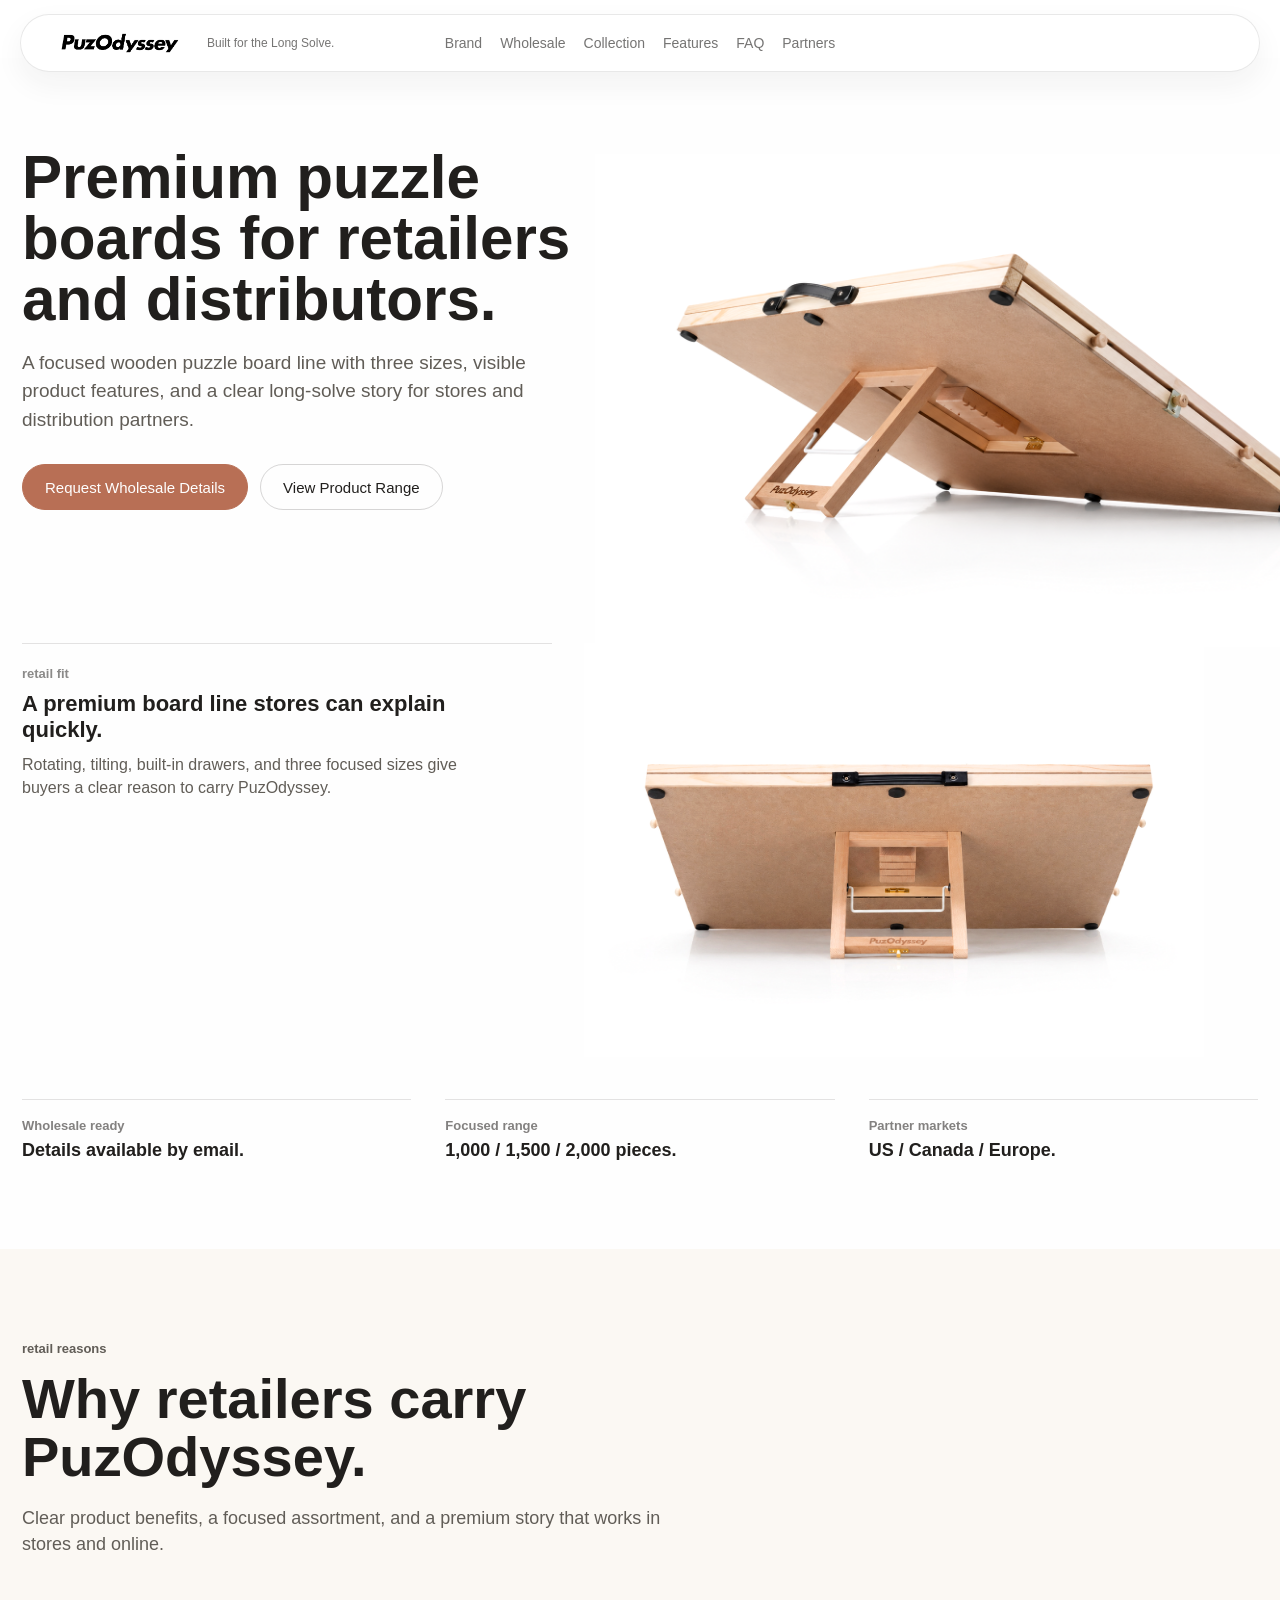
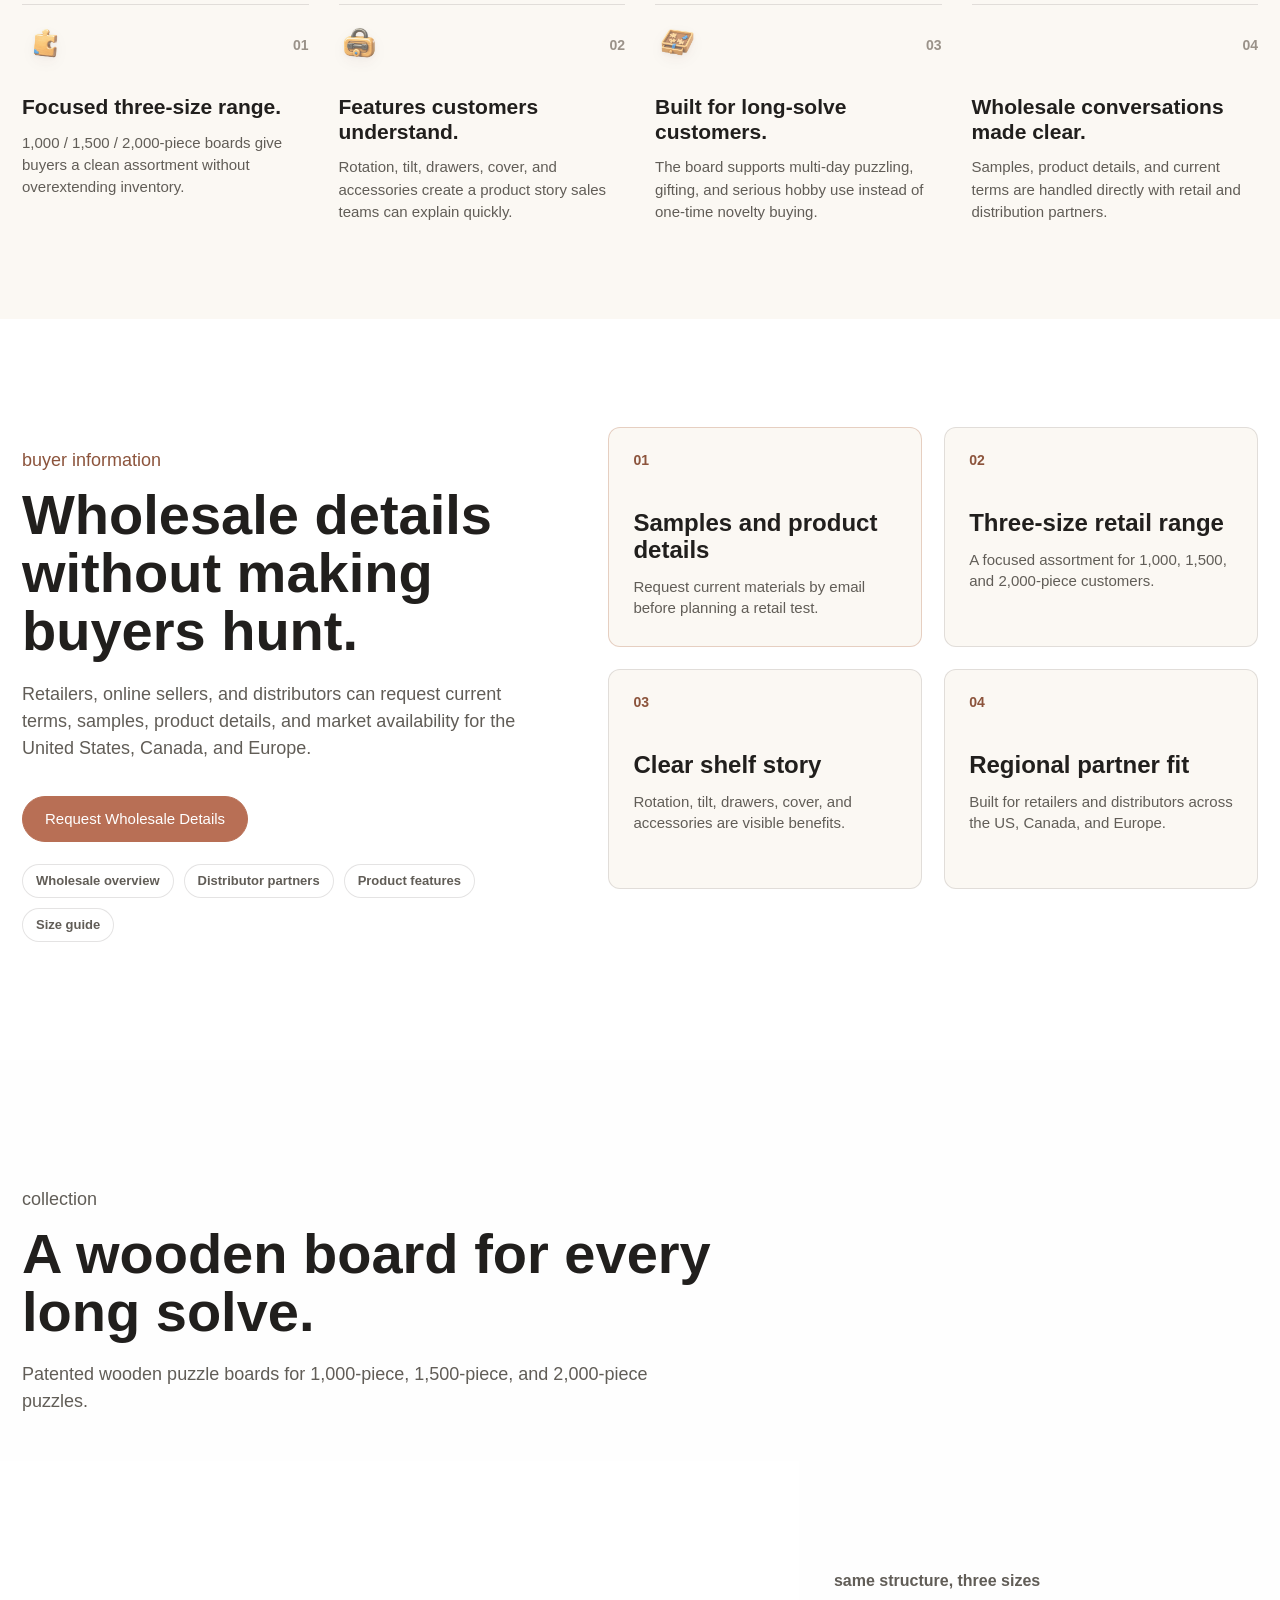
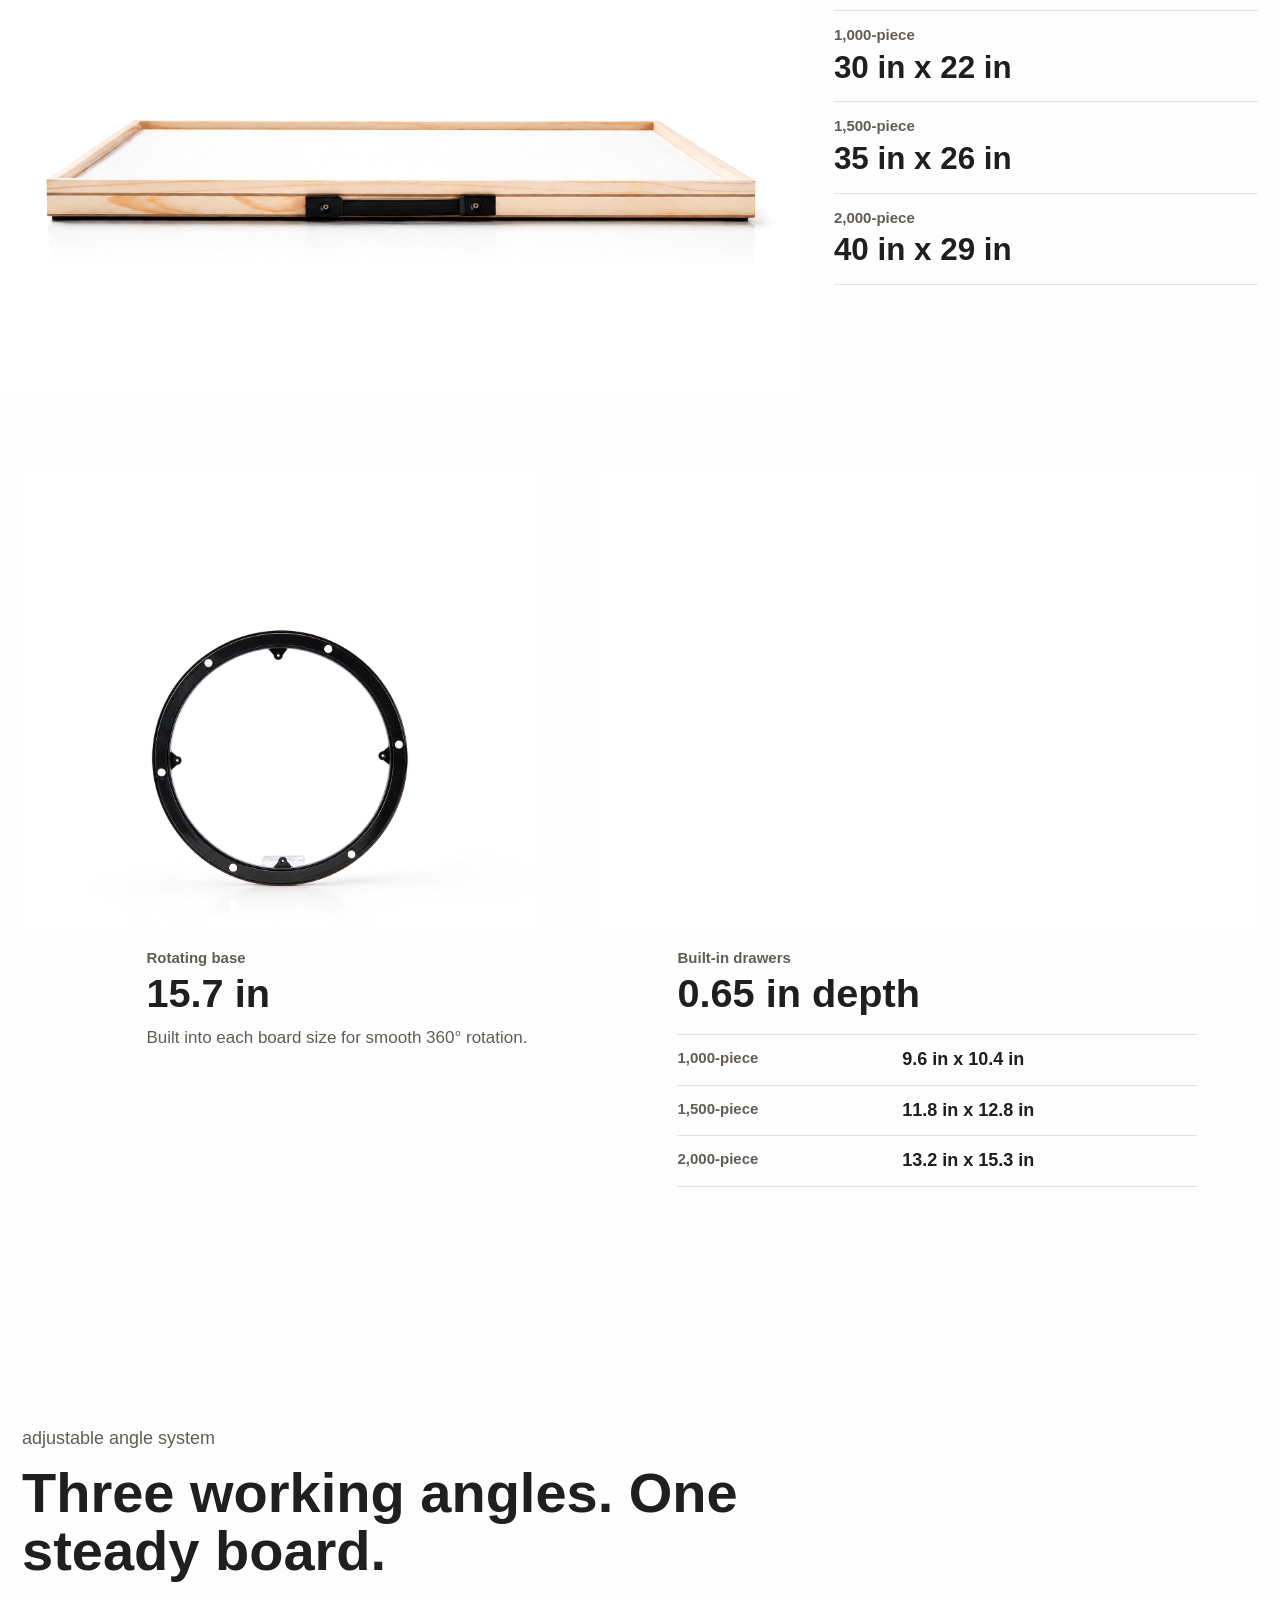
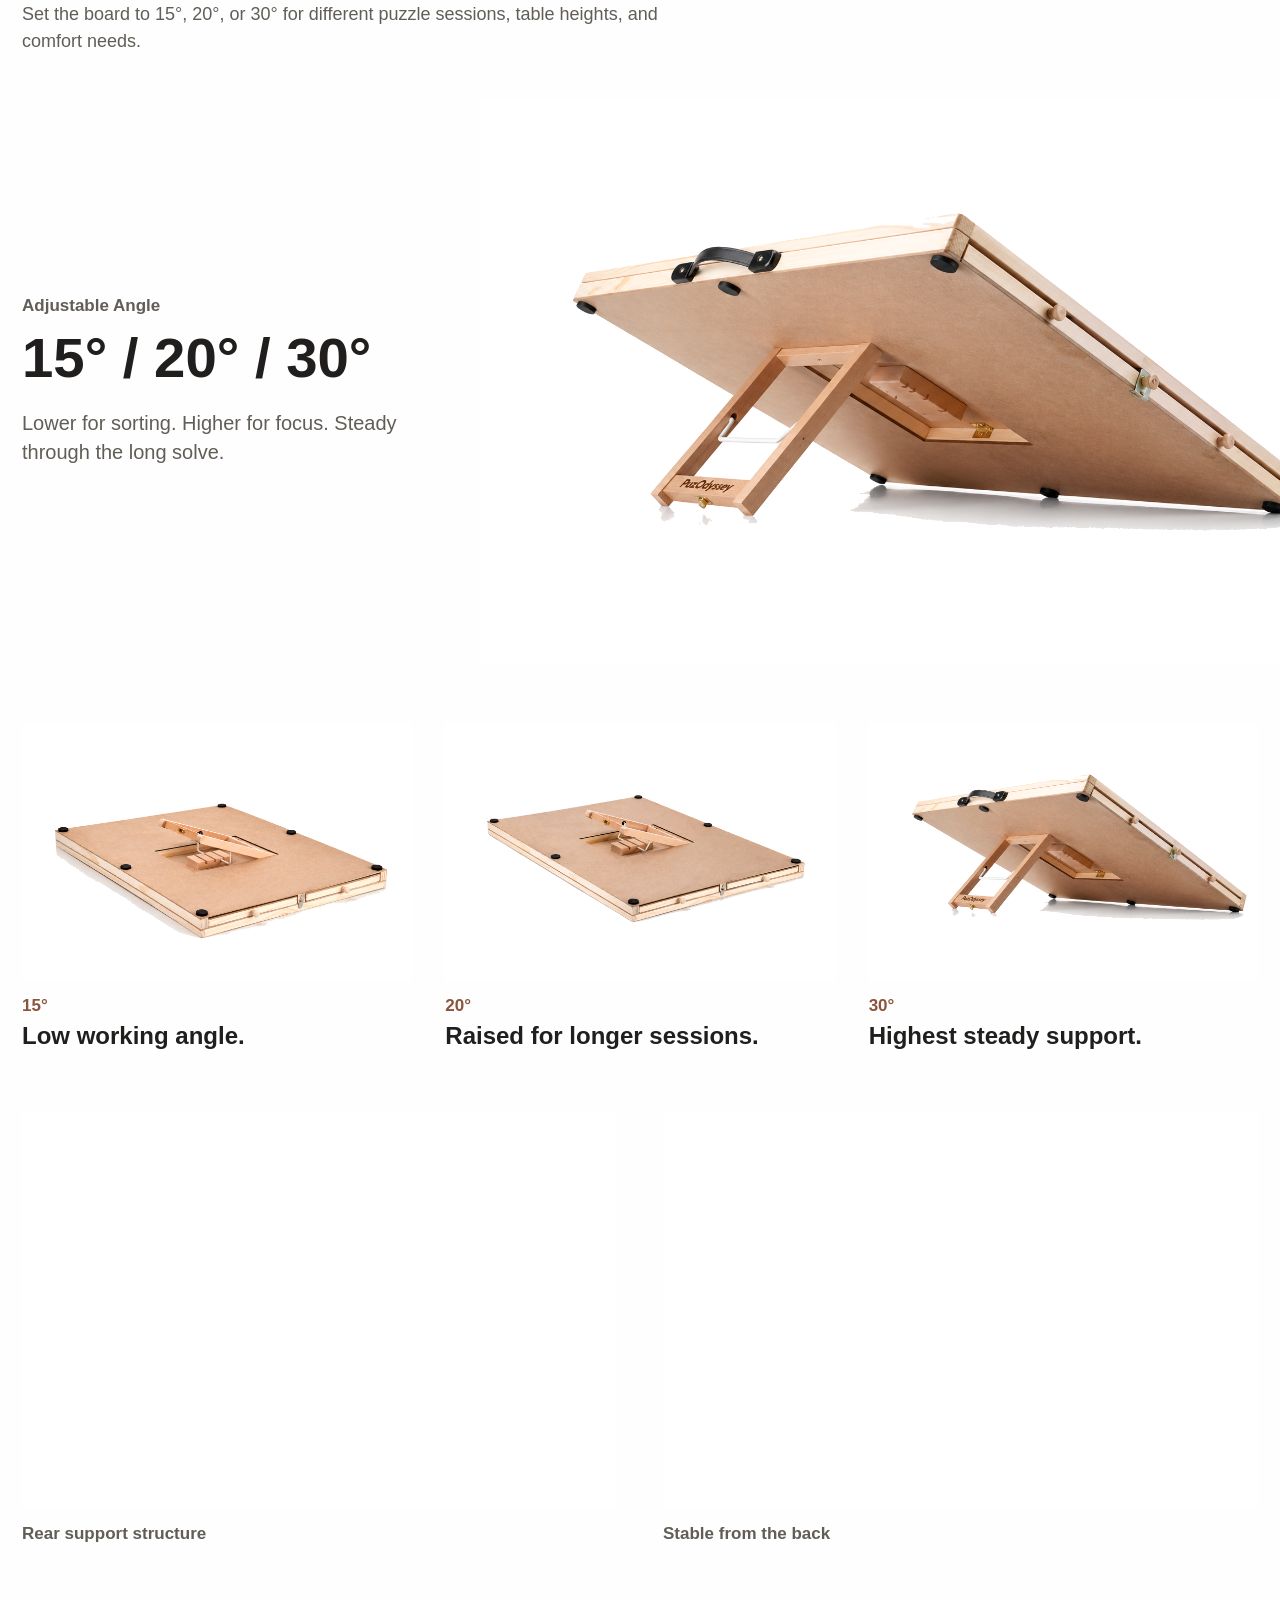
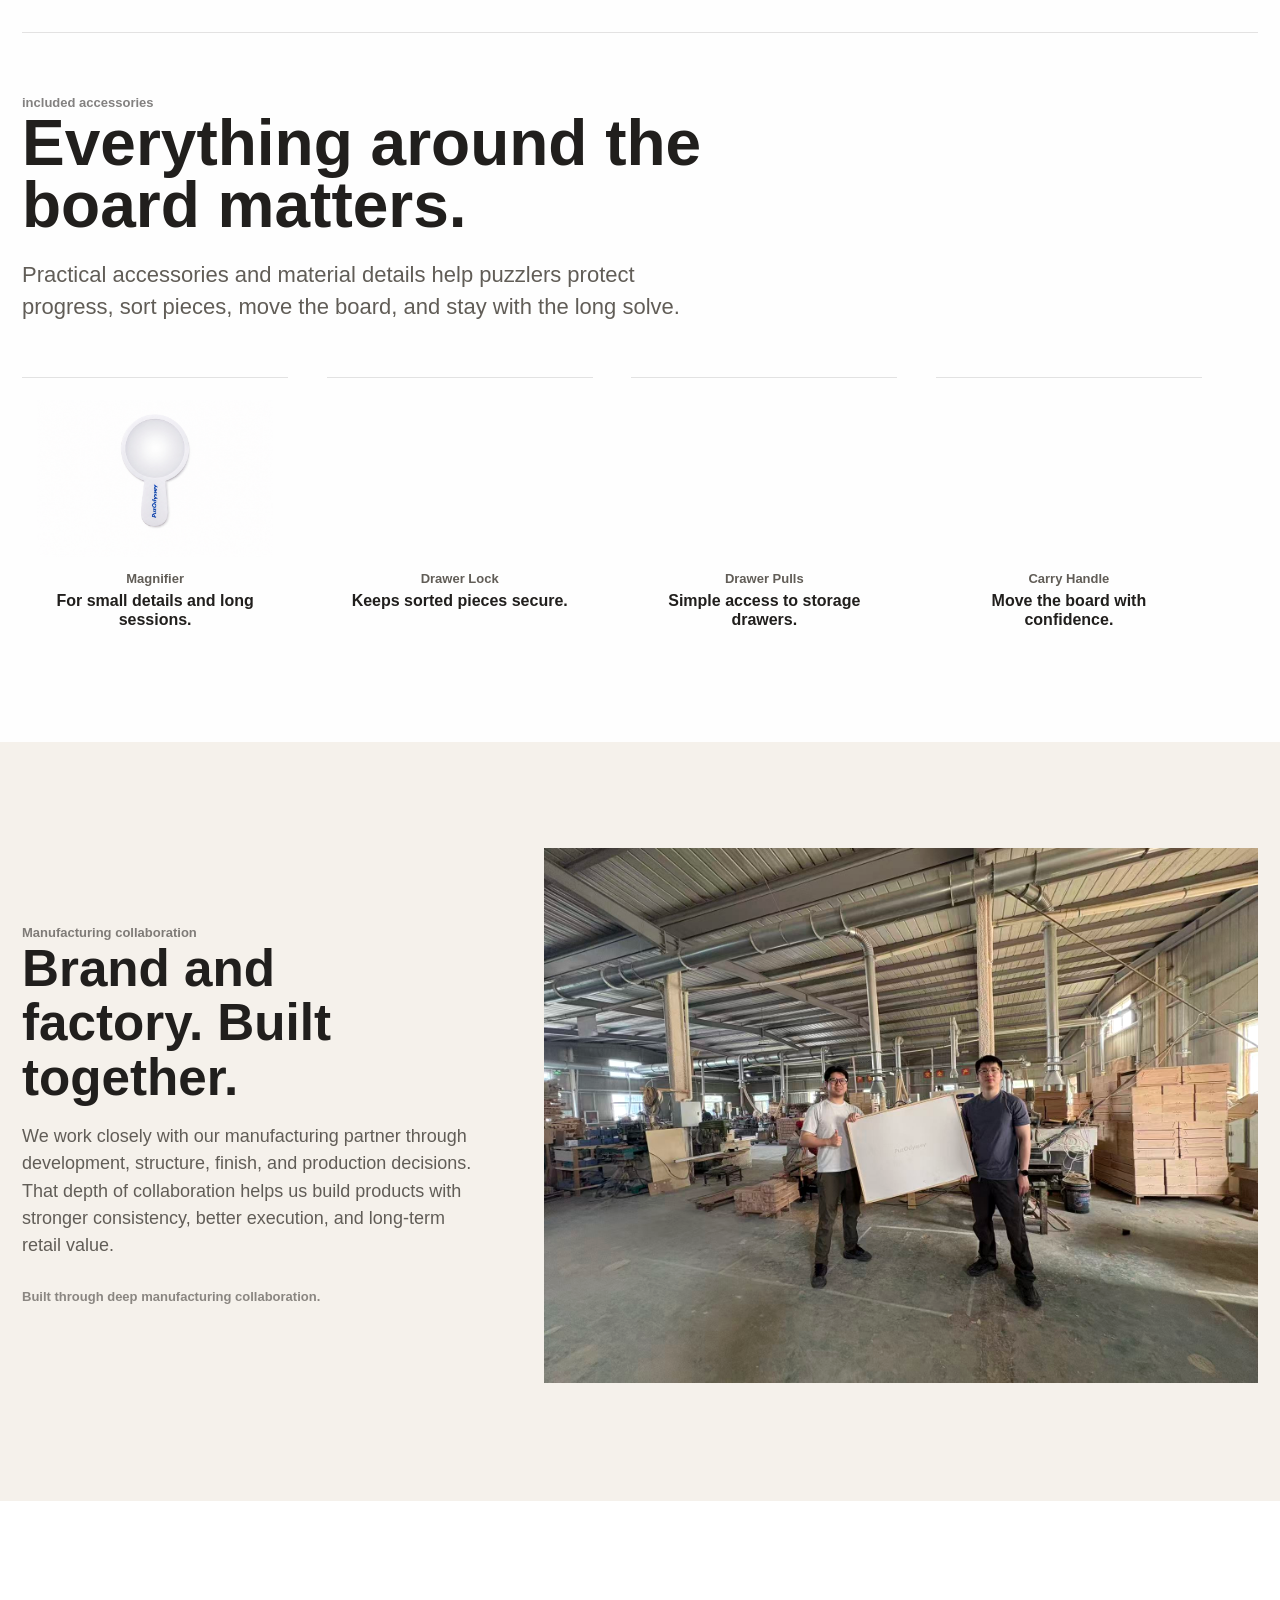
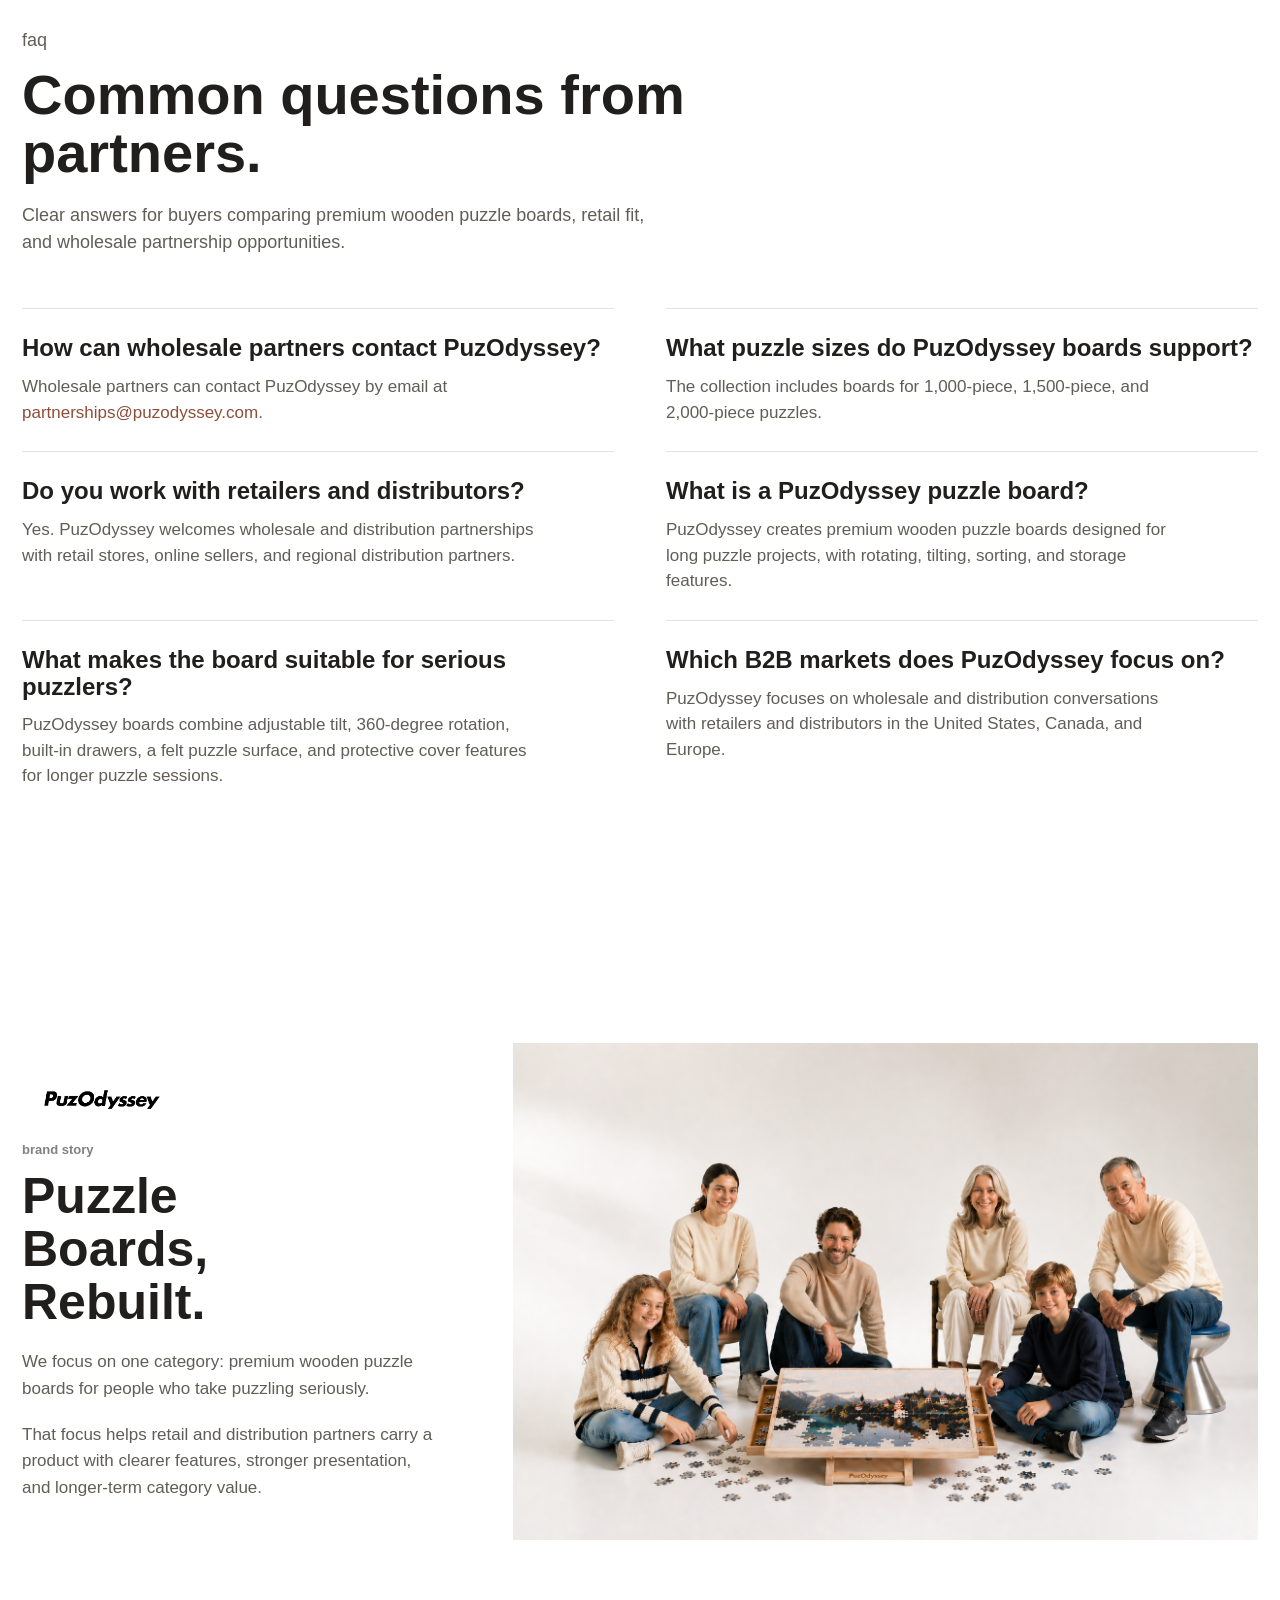
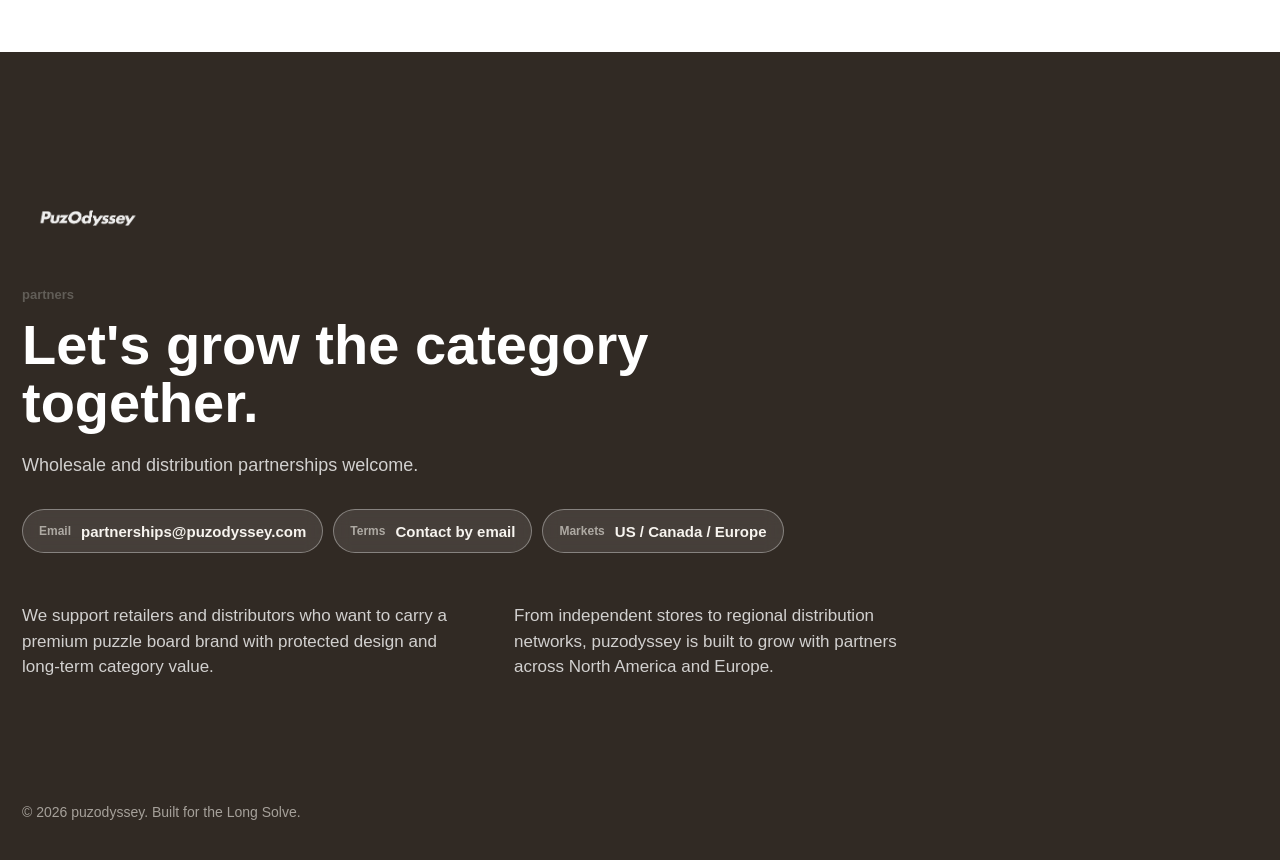
<file: index.html>
<!doctype html>
<html lang="en">
  <head>
    <meta charset="UTF-8" />
    <meta name="viewport" content="width=device-width, initial-scale=1.0" />
    <title>PuzOdyssey | Premium Puzzle Boards for Retailers & Distributors</title>
    <meta
      name="description"
      content="PuzOdyssey creates a focused premium wooden puzzle board line for retailers, online sellers, and distributors."
    />
    <link rel="canonical" href="https://puzodyssey.com/" />
    <link rel="alternate" type="text/plain" href="https://puzodyssey.com/llms.txt" title="PuzOdyssey AI summary" />
    <link rel="alternate" type="text/plain" href="https://puzodyssey.com/llms-full.txt" title="PuzOdyssey full AI reference" />
    <meta name="robots" content="index, follow" />
    <meta name="theme-color" content="#faf7f0" />
    <link rel="icon" href="./favicon-48.png" type="image/png" sizes="48x48" />
    <link rel="icon" href="./favicon.svg" type="image/svg+xml" />
    <link rel="icon" href="./favicon.ico" type="image/png" sizes="32x32" />
    <link rel="icon" href="./favicon-64.png" type="image/png" sizes="64x64" />
    <link rel="apple-touch-icon" href="./apple-touch-icon.png" />
    <link rel="manifest" href="./site.webmanifest" />

    <meta property="og:type" content="website" />
    <meta property="og:site_name" content="PuzOdyssey" />
    <meta
      property="og:title"
      content="PuzOdyssey | Premium Puzzle Boards for Retailers & Distributors"
    />
    <meta
      property="og:description"
      content="A focused premium wooden puzzle board line for retailers, online sellers, and distribution partners."
    />
    <meta property="og:url" content="https://puzodyssey.com/" />
    <meta
      property="og:image"
      content="https://puzodyssey.com/assets/product/puzodyssey-hero-product.jpg"
    />
    <meta
      property="og:image:alt"
      content="PuzOdyssey wooden puzzle board with drawers, puzzle surface, and soft cover"
    />

    <meta name="twitter:card" content="summary_large_image" />
    <meta
      name="twitter:title"
      content="PuzOdyssey | Premium Puzzle Boards for Retailers & Distributors"
    />
    <meta
      name="twitter:description"
      content="A focused premium wooden puzzle board line for retailers, online sellers, and distribution partners."
    />
    <meta
      name="twitter:image"
      content="https://puzodyssey.com/assets/product/puzodyssey-hero-product.jpg"
    />
    <script type="application/ld+json">
      {
        "@context": "https://schema.org",
        "@type": "Organization",
        "@id": "https://puzodyssey.com/#organization",
        "name": "PuzOdyssey",
        "url": "https://puzodyssey.com/",
        "logo": "https://puzodyssey.com/assets/brand/puzodyssey-logo.png",
        "email": "partnerships@puzodyssey.com",
        "description": "PuzOdyssey creates a focused premium wooden puzzle board line for retailers, online sellers, and distributors."
      }
    </script>
    <script type="application/ld+json">
      {
        "@context": "https://schema.org",
        "@type": "WebSite",
        "@id": "https://puzodyssey.com/#website",
        "name": "PuzOdyssey",
        "url": "https://puzodyssey.com/",
        "publisher": {
          "@id": "https://puzodyssey.com/#organization"
        },
        "inLanguage": "en"
      }
    </script>
    <script type="application/ld+json">
      {
        "@context": "https://schema.org",
        "@type": "WebPage",
        "@id": "https://puzodyssey.com/#webpage",
        "url": "https://puzodyssey.com/",
        "name": "PuzOdyssey | Premium Puzzle Boards for Retailers & Distributors",
        "description": "PuzOdyssey creates a focused premium wooden puzzle board line for retailers, online sellers, and distributors.",
        "isPartOf": {
          "@id": "https://puzodyssey.com/#website"
        },
        "about": {
          "@id": "https://puzodyssey.com/#organization"
        },
        "primaryImageOfPage": {
          "@type": "ImageObject",
          "url": "https://puzodyssey.com/assets/product/puzodyssey-hero-product.jpg"
        },
        "inLanguage": "en"
      }
    </script>
    <script type="application/ld+json">
      {
        "@context": "https://schema.org",
        "@type": "ItemList",
        "@id": "https://puzodyssey.com/#collection-list",
        "name": "PuzOdyssey wholesale puzzle board collection",
        "description": "A B2B overview of premium rotating and tilting wooden puzzle board resources for retailers and distributors.",
        "itemListElement": [
          {
            "@type": "ListItem",
            "position": 1,
            "name": "Wholesale puzzle boards",
            "url": "https://puzodyssey.com/wholesale-puzzle-boards.html"
          },
          {
            "@type": "ListItem",
            "position": 2,
            "name": "Puzzle board distributor partnerships",
            "url": "https://puzodyssey.com/puzzle-board-distributor.html"
          },
          {
            "@type": "ListItem",
            "position": 3,
            "name": "Rotating and tilting puzzle board features",
            "url": "https://puzodyssey.com/rotating-tilting-puzzle-board.html"
          },
          {
            "@type": "ListItem",
            "position": 4,
            "name": "Puzzle board sizes",
            "url": "https://puzodyssey.com/puzzle-board-sizes.html"
          }
        ]
      }
    </script>
    <script type="application/ld+json">
      {
        "@context": "https://schema.org",
        "@type": "FAQPage",
        "mainEntity": [
          {
            "@type": "Question",
            "name": "What is a PuzOdyssey puzzle board?",
            "acceptedAnswer": {
              "@type": "Answer",
              "text": "PuzOdyssey creates premium wooden puzzle boards designed for long puzzle projects, with rotating, tilting, sorting, and storage features."
            }
          },
          {
            "@type": "Question",
            "name": "What puzzle sizes do PuzOdyssey boards support?",
            "acceptedAnswer": {
              "@type": "Answer",
              "text": "The collection includes boards for 1,000-piece, 1,500-piece, and 2,000-piece puzzles."
            }
          },
          {
            "@type": "Question",
            "name": "Do you work with retailers and distributors?",
            "acceptedAnswer": {
              "@type": "Answer",
              "text": "Yes. PuzOdyssey welcomes wholesale and distribution partnerships with retail stores, online sellers, and regional distribution partners."
            }
          },
          {
            "@type": "Question",
            "name": "What makes the board suitable for serious puzzlers?",
            "acceptedAnswer": {
              "@type": "Answer",
              "text": "PuzOdyssey boards combine adjustable tilt, 360-degree rotation, built-in drawers, a felt puzzle surface, and protective cover features for longer puzzle sessions."
            }
          },
          {
            "@type": "Question",
            "name": "How can wholesale partners contact PuzOdyssey?",
            "acceptedAnswer": {
              "@type": "Answer",
              "text": "Wholesale partners can contact PuzOdyssey by email at partnerships@puzodyssey.com."
            }
          },
          {
            "@type": "Question",
            "name": "Which B2B markets does PuzOdyssey focus on?",
            "acceptedAnswer": {
              "@type": "Answer",
              "text": "PuzOdyssey focuses on wholesale and distribution conversations with retailers and distributors in the United States, Canada, and Europe."
            }
          }
        ]
      }
    </script>
    <link rel="stylesheet" href="./styles.css?v=20260501-geo-launch" />
  </head>
  <body>
    <header class="site-header">
      <div class="nav-shell">
        <a class="brand" href="#top" aria-label="puzodyssey home">
          <span class="brand-logo-frame">
            <img
              class="brand-logo brand-logo-nav"
              src="./assets/brand/puzodyssey-logo.png?v=20260421-logo"
              alt="puzodyssey"
              width="2372"
              height="1405"
            />
          </span>
          <span class="brand-slogan">Built for the Long Solve.</span>
        </a>

        <button
          class="nav-toggle"
          type="button"
          aria-expanded="false"
          aria-controls="site-nav"
        >
          Menu
        </button>

        <nav class="site-nav" id="site-nav" data-open="false">
          <a href="#brand">Brand</a>
          <a href="#wholesale">Wholesale</a>
          <a href="#collection">Collection</a>
          <a href="#features">Features</a>
          <a href="#faq">FAQ</a>
          <a href="#partners">Partners</a>
        </nav>
      </div>
    </header>

    <main id="top">
      <section class="hero hero-merged reveal" id="brand">
        <div class="hero-stage">
          <div class="hero-copy">
            <h1>Premium puzzle boards for retailers and distributors.</h1>
            <p>
              A focused wooden puzzle board line with three sizes, visible
              product features, and a clear long-solve story for stores and
              distribution partners.
            </p>

            <div class="button-row">
              <a
                class="button button-primary"
                href="mailto:partnerships@puzodyssey.com?subject=Wholesale%20details%20request%20-%20PuzOdyssey"
              >
                Request Wholesale Details
              </a>
              <a class="button button-secondary" href="#collection">View Product Range</a>
            </div>
          </div>

          <figure class="hero-product">
            <img
              class="hero-product-main"
              src="./assets/product/puzodyssey-hero-angle.png?v=20260429-hero-series"
              alt="puzodyssey wooden puzzle board shown at an angled tilt on a white studio background"
              width="1535"
              height="1024"
              fetchpriority="high"
            />
          </figure>
        </div>

        <div class="hero-brand-row" aria-label="PuzOdyssey brand statement">
          <div class="hero-brand-note">
            <span>retail fit</span>
            <strong>
              A premium board line stores can explain quickly.
            </strong>
            <p>
              Rotating, tilting, built-in drawers, and three focused sizes give
              buyers a clear reason to carry PuzOdyssey.
            </p>
          </div>

          <figure class="hero-brand-visual">
            <img
              class="hero-brand-image"
              src="./assets/product/puzodyssey-hero-back.png?v=20260429-hero-series"
              alt="puzodyssey wooden puzzle board back support and handle details"
              width="1535"
              height="1025"
              loading="lazy"
              decoding="async"
            />
          </figure>
        </div>

        <div class="hero-proof" aria-label="Retail highlights">
          <article>
            <span>Wholesale ready</span>
            <strong>Details available by email.</strong>
          </article>
          <article>
            <span>Focused range</span>
            <strong>1,000 / 1,500 / 2,000 pieces.</strong>
          </article>
          <article>
            <span>Partner markets</span>
            <strong>US / Canada / Europe.</strong>
          </article>
        </div>
      </section>

      <section class="values-scene reveal" id="values">
        <div class="section-inner">
          <p class="eyebrow">retail reasons</p>
          <h2>Why retailers carry PuzOdyssey.</h2>
          <p class="section-lead">
            Clear product benefits, a focused assortment, and a premium story
            that works in stores and online.
          </p>

          <div class="value-strip">
            <article>
              <div class="value-top">
                <span class="value-icon" aria-hidden="true">
                  <img
                    class="value-emoji"
                    src="./assets/brand/value-emoji/value-long-projects.png?v=20260430-image2"
                    alt=""
                    width="627"
                    height="627"
                    loading="lazy"
                    decoding="async"
                  />
                </span>
                <span class="value-index">01</span>
              </div>
              <h3>Focused three-size range.</h3>
              <p>
                1,000 / 1,500 / 2,000-piece boards give buyers a clean
                assortment without overextending inventory.
              </p>
            </article>
            <article>
              <div class="value-top">
                <span class="value-icon" aria-hidden="true">
                  <img
                    class="value-emoji"
                    src="./assets/brand/value-emoji/value-protected-design.png?v=20260430-image2"
                    alt=""
                    width="627"
                    height="627"
                    loading="lazy"
                    decoding="async"
                  />
                </span>
                <span class="value-index">02</span>
              </div>
              <h3>Features customers understand.</h3>
              <p>
                Rotation, tilt, drawers, cover, and accessories create a
                product story sales teams can explain quickly.
              </p>
            </article>
            <article>
              <div class="value-top">
                <span class="value-icon" aria-hidden="true">
                  <img
                    class="value-emoji"
                    src="./assets/brand/value-emoji/value-premium-giftable.png?v=20260430-image2"
                    alt=""
                    width="627"
                    height="627"
                    loading="lazy"
                    decoding="async"
                  />
                </span>
                <span class="value-index">03</span>
              </div>
              <h3>Built for long-solve customers.</h3>
              <p>
                The board supports multi-day puzzling, gifting, and serious
                hobby use instead of one-time novelty buying.
              </p>
            </article>
            <article>
              <div class="value-top">
                <span class="value-icon" aria-hidden="true">
                  <img
                    class="value-emoji"
                    src="./assets/brand/value-emoji/value-partnership.png?v=20260430-image2"
                    alt=""
                    width="627"
                    height="627"
                    loading="lazy"
                    decoding="async"
                  />
                </span>
                <span class="value-index">04</span>
              </div>
              <h3>Wholesale conversations made clear.</h3>
              <p>
                Samples, product details, and current terms are handled
                directly with retail and distribution partners.
              </p>
            </article>
          </div>
        </div>
      </section>

      <section class="wholesale-scene reveal" id="wholesale">
        <div class="section-inner wholesale-layout">
          <div class="wholesale-copy">
            <p class="eyebrow">buyer information</p>
            <h2>Wholesale details without making buyers hunt.</h2>
            <p>
              Retailers, online sellers, and distributors can request current
              terms, samples, product details, and market availability for the
              United States, Canada, and Europe.
            </p>

            <a
              class="button button-primary"
              href="mailto:partnerships@puzodyssey.com?subject=Wholesale%20details%20request%20-%20PuzOdyssey"
            >
              Request Wholesale Details
            </a>
            <div class="geo-link-row" aria-label="B2B buyer resources">
              <a href="./wholesale-puzzle-boards.html">Wholesale overview</a>
              <a href="./puzzle-board-distributor.html">Distributor partners</a>
              <a href="./rotating-tilting-puzzle-board.html">Product features</a>
              <a href="./puzzle-board-sizes.html">Size guide</a>
            </div>
          </div>

          <div class="wholesale-points" aria-label="Wholesale highlights">
            <article>
              <span>01</span>
              <strong>Samples and product details</strong>
              <p>Request current materials by email before planning a retail test.</p>
            </article>
            <article>
              <span>02</span>
              <strong>Three-size retail range</strong>
              <p>A focused assortment for 1,000, 1,500, and 2,000-piece customers.</p>
            </article>
            <article>
              <span>03</span>
              <strong>Clear shelf story</strong>
              <p>Rotation, tilt, drawers, cover, and accessories are visible benefits.</p>
            </article>
            <article>
              <span>04</span>
              <strong>Regional partner fit</strong>
              <p>
                Built for retailers and distributors across the US, Canada,
                and Europe.
              </p>
            </article>
          </div>
        </div>
      </section>

      <section class="collection-scene reveal" id="collection">
        <div class="section-inner">
          <div class="section-heading">
            <p class="eyebrow">collection</p>
            <h2>A wooden board for every long solve.</h2>
            <p>
              Patented wooden puzzle boards for 1,000-piece, 1,500-piece, and
              2,000-piece puzzles.
            </p>
          </div>

          <div class="specs-showcase">
            <figure class="specs-main-image">
              <img
                src="./assets/product/specs/puzodyssey-size-profile.png?v=20260429-specs"
                alt="puzodyssey wooden puzzle board front profile on a white background"
                width="1535"
                height="1025"
                loading="lazy"
                decoding="async"
              />
            </figure>

            <div class="specs-copy">
              <p class="specs-kicker">same structure, three sizes</p>
              <div class="size-list" aria-label="puzodyssey puzzle board sizes">
                <article>
                  <span>1,000-piece</span>
                  <strong>30 in x 22 in</strong>
                </article>
                <article>
                  <span>1,500-piece</span>
                  <strong>35 in x 26 in</strong>
                </article>
                <article>
                  <span>2,000-piece</span>
                  <strong>40 in x 29 in</strong>
                </article>
              </div>
            </div>
          </div>

          <div class="dimension-grid">
            <article class="dimension-panel">
              <img
                src="./assets/product/specs/puzodyssey-rotating-base.png?v=20260429-specs"
                alt="puzodyssey 15.7 inch rotating base"
                width="1535"
                height="1024"
                loading="lazy"
                decoding="async"
              />
              <div>
                <span>Rotating base</span>
                <strong>15.7 in</strong>
                <p>Built into each board size for smooth 360° rotation.</p>
              </div>
            </article>

            <article class="dimension-panel dimension-panel-drawers">
              <img
                src="./assets/product/specs/puzodyssey-drawers.png?v=20260429-specs"
                alt="puzodyssey built-in storage drawers for puzzle pieces"
                width="1535"
                height="1024"
                loading="lazy"
                decoding="async"
              />
              <div>
                <span>Built-in drawers</span>
                <strong>0.65 in depth</strong>
                <ul aria-label="puzodyssey drawer dimensions by board size">
                  <li>
                    <span>1,000-piece</span>
                    <b>9.6 in x 10.4 in</b>
                  </li>
                  <li>
                    <span>1,500-piece</span>
                    <b>11.8 in x 12.8 in</b>
                  </li>
                  <li>
                    <span>2,000-piece</span>
                    <b>13.2 in x 15.3 in</b>
                  </li>
                </ul>
              </div>
            </article>
          </div>
        </div>
      </section>

      <section class="feature-scene reveal" id="features">
        <div class="section-inner">
          <div class="section-heading">
            <p class="eyebrow">adjustable angle system</p>
            <h2>Three working angles. One steady board.</h2>
            <p>
              Set the board to 15°, 20°, or 30° for different puzzle sessions,
              table heights, and comfort needs.
            </p>
          </div>

          <div class="angle-system">
            <div class="angle-hero">
              <div class="angle-copy">
                <span>Adjustable Angle</span>
                <strong>15° / 20° / 30°</strong>
                <p>
                  Lower for sorting. Higher for focus. Steady through the long solve.
                </p>
              </div>
              <img
                src="./assets/product/angle-system/puzodyssey-angle-30.png?v=20260430-angle-bg-match"
                alt="puzodyssey puzzle board set to 30 degree working angle"
                width="1535"
                height="1024"
                loading="lazy"
                decoding="async"
              />
            </div>

            <div class="angle-steps" aria-label="puzodyssey adjustable angle options">
              <article>
                <img
                  src="./assets/product/angle-system/puzodyssey-angle-15.png?v=20260430-angle-bg-match"
                  alt="puzodyssey puzzle board rear support at 15 degree position"
                  width="1535"
                  height="1024"
                  loading="lazy"
                  decoding="async"
                />
                <span>15°</span>
                <strong>Low working angle.</strong>
              </article>

              <article>
                <img
                  src="./assets/product/angle-system/puzodyssey-angle-20.png?v=20260430-angle-bg-match"
                  alt="puzodyssey puzzle board rear support at 20 degree position"
                  width="1535"
                  height="1024"
                  loading="lazy"
                  decoding="async"
                />
                <span>20°</span>
                <strong>Raised for longer sessions.</strong>
              </article>

              <article>
                <img
                  src="./assets/product/angle-system/puzodyssey-angle-30.png?v=20260430-angle-bg-match"
                  alt="puzodyssey puzzle board rear support at 30 degree position"
                  width="1535"
                  height="1024"
                  loading="lazy"
                  decoding="async"
                />
                <span>30°</span>
                <strong>Highest steady support.</strong>
              </article>
            </div>

            <details
              class="mobile-collapsible angle-support-details"
              data-mobile-collapsible
              open
            >
              <summary>More support details</summary>
              <div class="angle-support-grid" aria-label="puzodyssey rear support structure">
                <figure>
                  <img
                    src="./assets/product/angle-system/puzodyssey-angle-support-back.png?v=20260430-angle-bg-match"
                    alt="puzodyssey puzzle board underside support structure from the back"
                    width="1535"
                    height="1024"
                    loading="lazy"
                    decoding="async"
                  />
                  <figcaption>Rear support structure</figcaption>
                </figure>

                <figure>
                  <img
                    src="./assets/product/angle-system/puzodyssey-angle-support-side.png?v=20260430-angle-bg-match"
                    alt="puzodyssey puzzle board low angle side support structure"
                    width="1535"
                    height="1024"
                    loading="lazy"
                    decoding="async"
                  />
                  <figcaption>Stable from the back</figcaption>
                </figure>
              </div>
            </details>
          </div>

          <div class="accessory-story" aria-label="PuzOdyssey included accessories and materials">
            <div class="accessory-intro">
              <p class="eyebrow">included accessories</p>
              <h3>Everything around the board matters.</h3>
              <p>
                Practical accessories and material details help puzzlers protect
                progress, sort pieces, move the board, and stay with the long solve.
              </p>
            </div>

            <div class="accessory-group accessory-group-hardware">
              <div class="accessory-detail-grid">
                <article>
                  <img
                    src="./assets/product/accessories/puzodyssey-magnifier.png?v=20260430-accessory-bg"
                    alt="PuzOdyssey magnifier accessory"
                    width="1535"
                    height="1024"
                    loading="lazy"
                    decoding="async"
                  />
                  <span>Magnifier</span>
                  <strong>For small details and long sessions.</strong>
                </article>

                <article>
                  <img
                    src="./assets/product/accessories/puzodyssey-drawer-lock.png?v=20260430-accessory-bg"
                    alt="PuzOdyssey drawer lock detail on a wooden puzzle board"
                    width="1535"
                    height="1024"
                    loading="lazy"
                    decoding="async"
                  />
                  <span>Drawer Lock</span>
                  <strong>Keeps sorted pieces secure.</strong>
                </article>

                <article>
                  <img
                    src="./assets/product/accessories/puzodyssey-drawer-pulls.png?v=20260430-accessory-bg"
                    alt="PuzOdyssey wooden drawer pulls on the puzzle board"
                    width="1535"
                    height="1024"
                    loading="lazy"
                    decoding="async"
                  />
                  <span>Drawer Pulls</span>
                  <strong>Simple access to storage drawers.</strong>
                </article>

                <article>
                  <img
                    src="./assets/product/accessories/puzodyssey-carry-handle.png?v=20260430-accessory-bg"
                    alt="PuzOdyssey carry handle on a wooden puzzle board"
                    width="1535"
                    height="1024"
                    loading="lazy"
                    decoding="async"
                  />
                  <span>Carry Handle</span>
                  <strong>Move the board with confidence.</strong>
                </article>
              </div>
            </div>
          </div>
        </div>
      </section>

      <section class="manufacturing-scene reveal" id="manufacturing">
        <div class="section-inner manufacturing-layout">
          <div class="manufacturing-copy">
            <p class="eyebrow">Manufacturing collaboration</p>
            <h2>Brand and factory. Built together.</h2>
            <p>
              We work closely with our manufacturing partner through development,
              structure, finish, and production decisions. That depth of
              collaboration helps us build products with stronger consistency,
              better execution, and long-term retail value.
            </p>
            <p class="manufacturing-caption">
              Built through deep manufacturing collaboration.
            </p>
          </div>

          <figure class="manufacturing-image">
            <img
              src="./assets/factory/manufacturing-collaboration.jpg?v=20260429-huashu-vendor"
              alt="PuzOdyssey founders with a puzzle board inside their manufacturing partner factory"
              width="1706"
              height="1280"
              loading="lazy"
              decoding="async"
            />
          </figure>
        </div>
      </section>

      <section class="faq-scene reveal" id="faq">
        <div class="section-inner">
          <div class="section-heading">
            <p class="eyebrow">faq</p>
            <h2>Common questions from partners.</h2>
            <p>
              Clear answers for buyers comparing premium wooden puzzle boards,
              retail fit, and wholesale partnership opportunities.
            </p>
          </div>

          <div class="faq-list">
            <details class="faq-item" data-mobile-collapsible data-mobile-open open>
              <summary>
                <h3>How can wholesale partners contact PuzOdyssey?</h3>
              </summary>
              <p>
                Wholesale partners can contact PuzOdyssey by email at
                <a href="mailto:partnerships@puzodyssey.com">partnerships@puzodyssey.com</a>.
              </p>
            </details>
            <details class="faq-item" data-mobile-collapsible data-mobile-open open>
              <summary>
                <h3>What puzzle sizes do PuzOdyssey boards support?</h3>
              </summary>
              <p>
                The collection includes boards for 1,000-piece, 1,500-piece, and
                2,000-piece puzzles.
              </p>
            </details>
            <details class="faq-item" data-mobile-collapsible open>
              <summary>
                <h3>Do you work with retailers and distributors?</h3>
              </summary>
              <p>
                Yes. PuzOdyssey welcomes wholesale and distribution partnerships
                with retail stores, online sellers, and regional distribution partners.
              </p>
            </details>
            <details class="faq-item" data-mobile-collapsible open>
              <summary>
                <h3>What is a PuzOdyssey puzzle board?</h3>
              </summary>
              <p>
                PuzOdyssey creates premium wooden puzzle boards designed for long
                puzzle projects, with rotating, tilting, sorting, and storage features.
              </p>
            </details>
            <details class="faq-item" data-mobile-collapsible open>
              <summary>
                <h3>What makes the board suitable for serious puzzlers?</h3>
              </summary>
              <p>
                PuzOdyssey boards combine adjustable tilt, 360-degree rotation,
                built-in drawers, a felt puzzle surface, and protective cover features
                for longer puzzle sessions.
              </p>
            </details>
            <details class="faq-item" data-mobile-collapsible open>
              <summary>
                <h3>Which B2B markets does PuzOdyssey focus on?</h3>
              </summary>
              <p>
                PuzOdyssey focuses on wholesale and distribution conversations
                with retailers and distributors in the United States, Canada,
                and Europe.
              </p>
            </details>
          </div>
        </div>
      </section>

      <section class="brand-story-scene reveal" id="brand-story">
        <div class="section-inner brand-story-layout">
          <div class="brand-story-content">
            <div class="brand-story-mark" aria-label="PuzOdyssey">
              <img
                src="./assets/brand/puzodyssey-logo.png?v=20260421-logo"
                alt="PuzOdyssey"
                width="2372"
                height="1405"
                loading="lazy"
                decoding="async"
              />
            </div>
            <p class="eyebrow">brand story</p>
            <h2>Puzzle Boards, Rebuilt.</h2>
            <p>
              We focus on one category: premium wooden puzzle boards for people
              who take puzzling seriously.
            </p>
            <p>
              That focus helps retail and distribution partners carry a product
              with clearer features, stronger presentation, and longer-term
              category value.
            </p>
          </div>

          <figure class="brand-story-visual">
            <img
              src="./assets/brand/brand-story.png?v=20260429-huashu-vendor"
              alt="PuzOdyssey puzzle board with families and serious puzzlers"
              width="1536"
              height="1024"
              loading="lazy"
              decoding="async"
            />
          </figure>
        </div>
      </section>

      <section class="partner-scene reveal" id="partners">
        <img
          class="partner-image"
          src="./assets/partners/partner-community.png?v=20260429-huashu-vendor"
          alt=""
          width="2048"
          height="864"
          loading="lazy"
          decoding="async"
        />

        <div class="section-inner partner-content">
          <div>
            <img
              class="partner-logo"
              src="./assets/brand/puzodyssey-logo.png?v=20260421-logo"
              alt="puzodyssey"
              width="2372"
              height="1405"
              loading="lazy"
              decoding="async"
            />
            <p class="eyebrow">partners</p>
            <h2>Let's grow the category together.</h2>
            <p class="partner-lead">
              Wholesale and distribution partnerships welcome.
            </p>

            <div class="partner-contacts" aria-label="Contact methods">
              <a class="partner-contact" href="mailto:partnerships@puzodyssey.com">
                <span>Email</span>
                <strong>partnerships@puzodyssey.com</strong>
              </a>
              <div class="partner-contact">
                <span>Terms</span>
                <strong>Contact by email</strong>
              </div>
              <div class="partner-contact">
                <span>Markets</span>
                <strong>US / Canada / Europe</strong>
              </div>
            </div>
          </div>

          <div class="partner-copy">
            <p>
              We support retailers and distributors who want to carry a premium
              puzzle board brand with protected design and long-term category value.
            </p>
            <p>
              From independent stores to regional distribution networks,
              puzodyssey is built to grow with partners across North America
              and Europe.
            </p>
          </div>
        </div>
      </section>
    </main>

    <footer class="site-footer">
      <div class="section-inner footer-inner">
        <p>© <span id="year"></span> puzodyssey. Built for the Long Solve.</p>
      </div>
    </footer>

    <script src="./script.js"></script>
  </body>
</html>
</file>
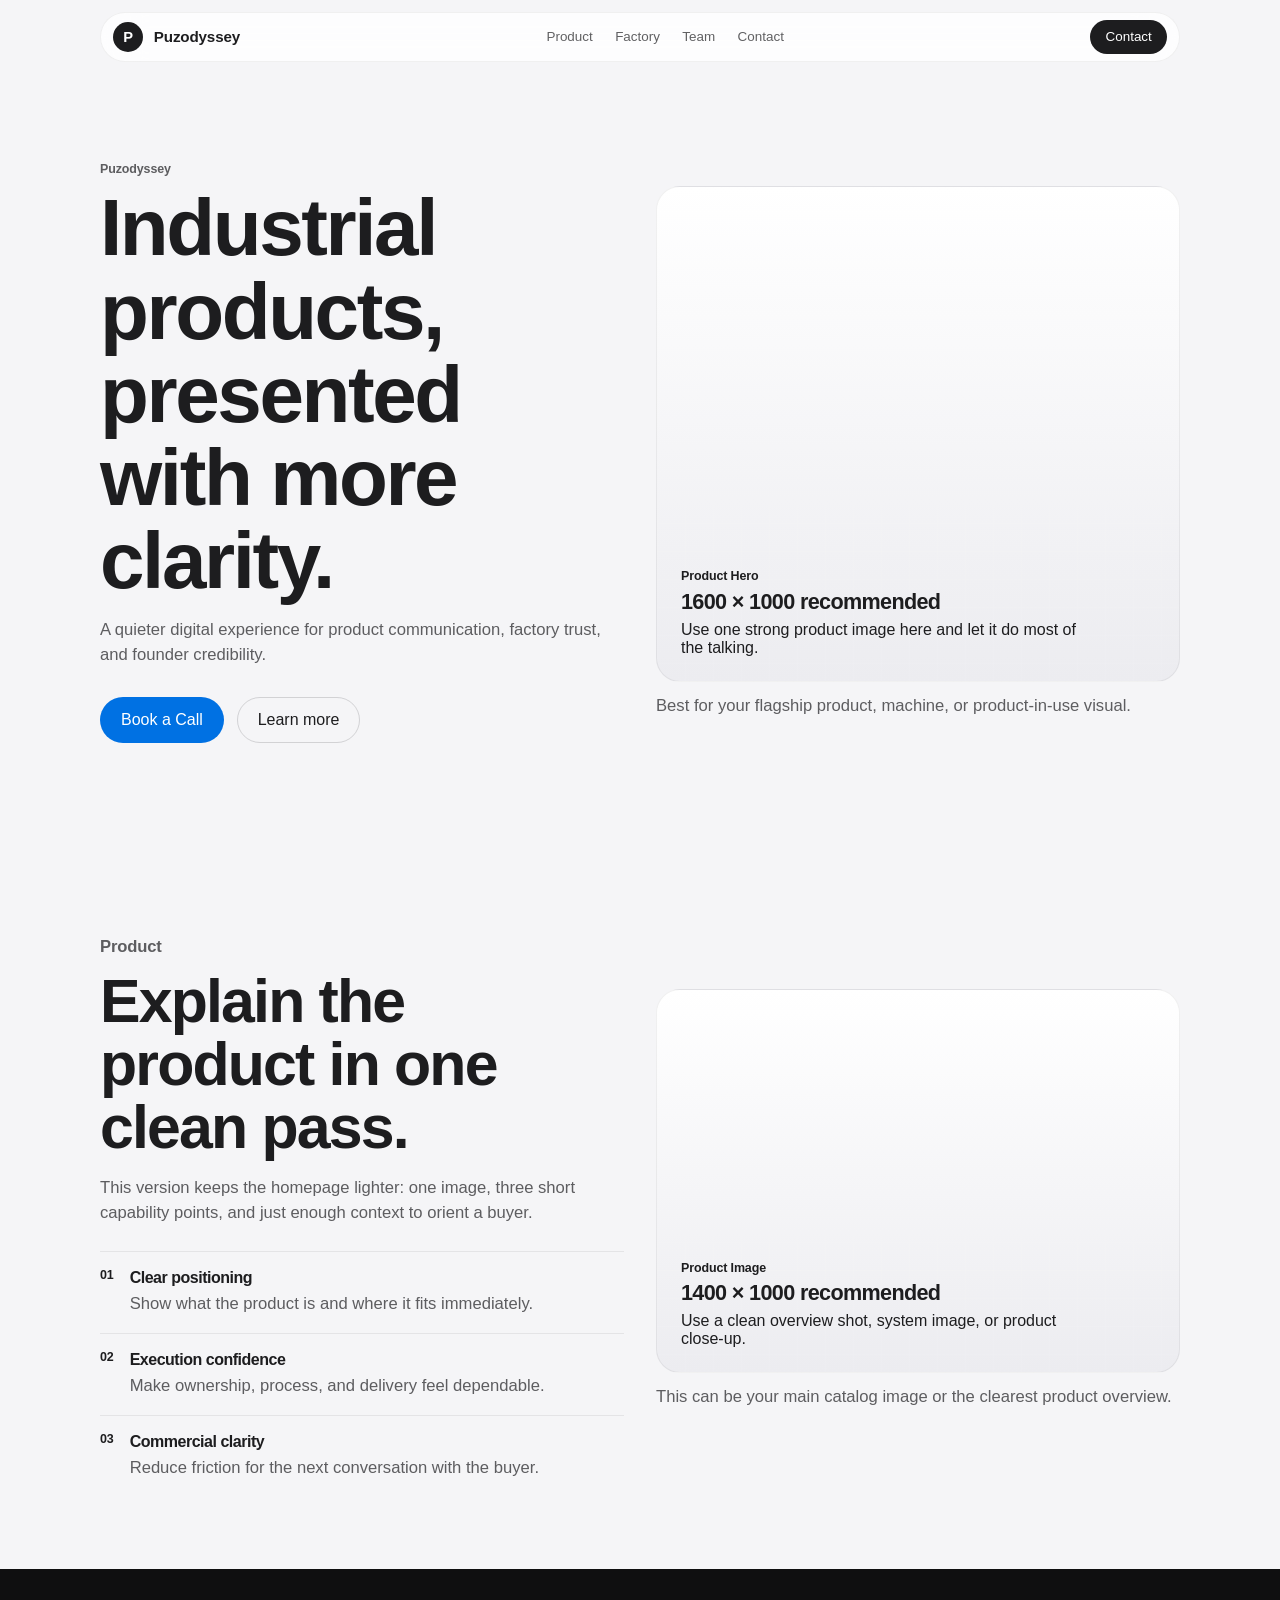
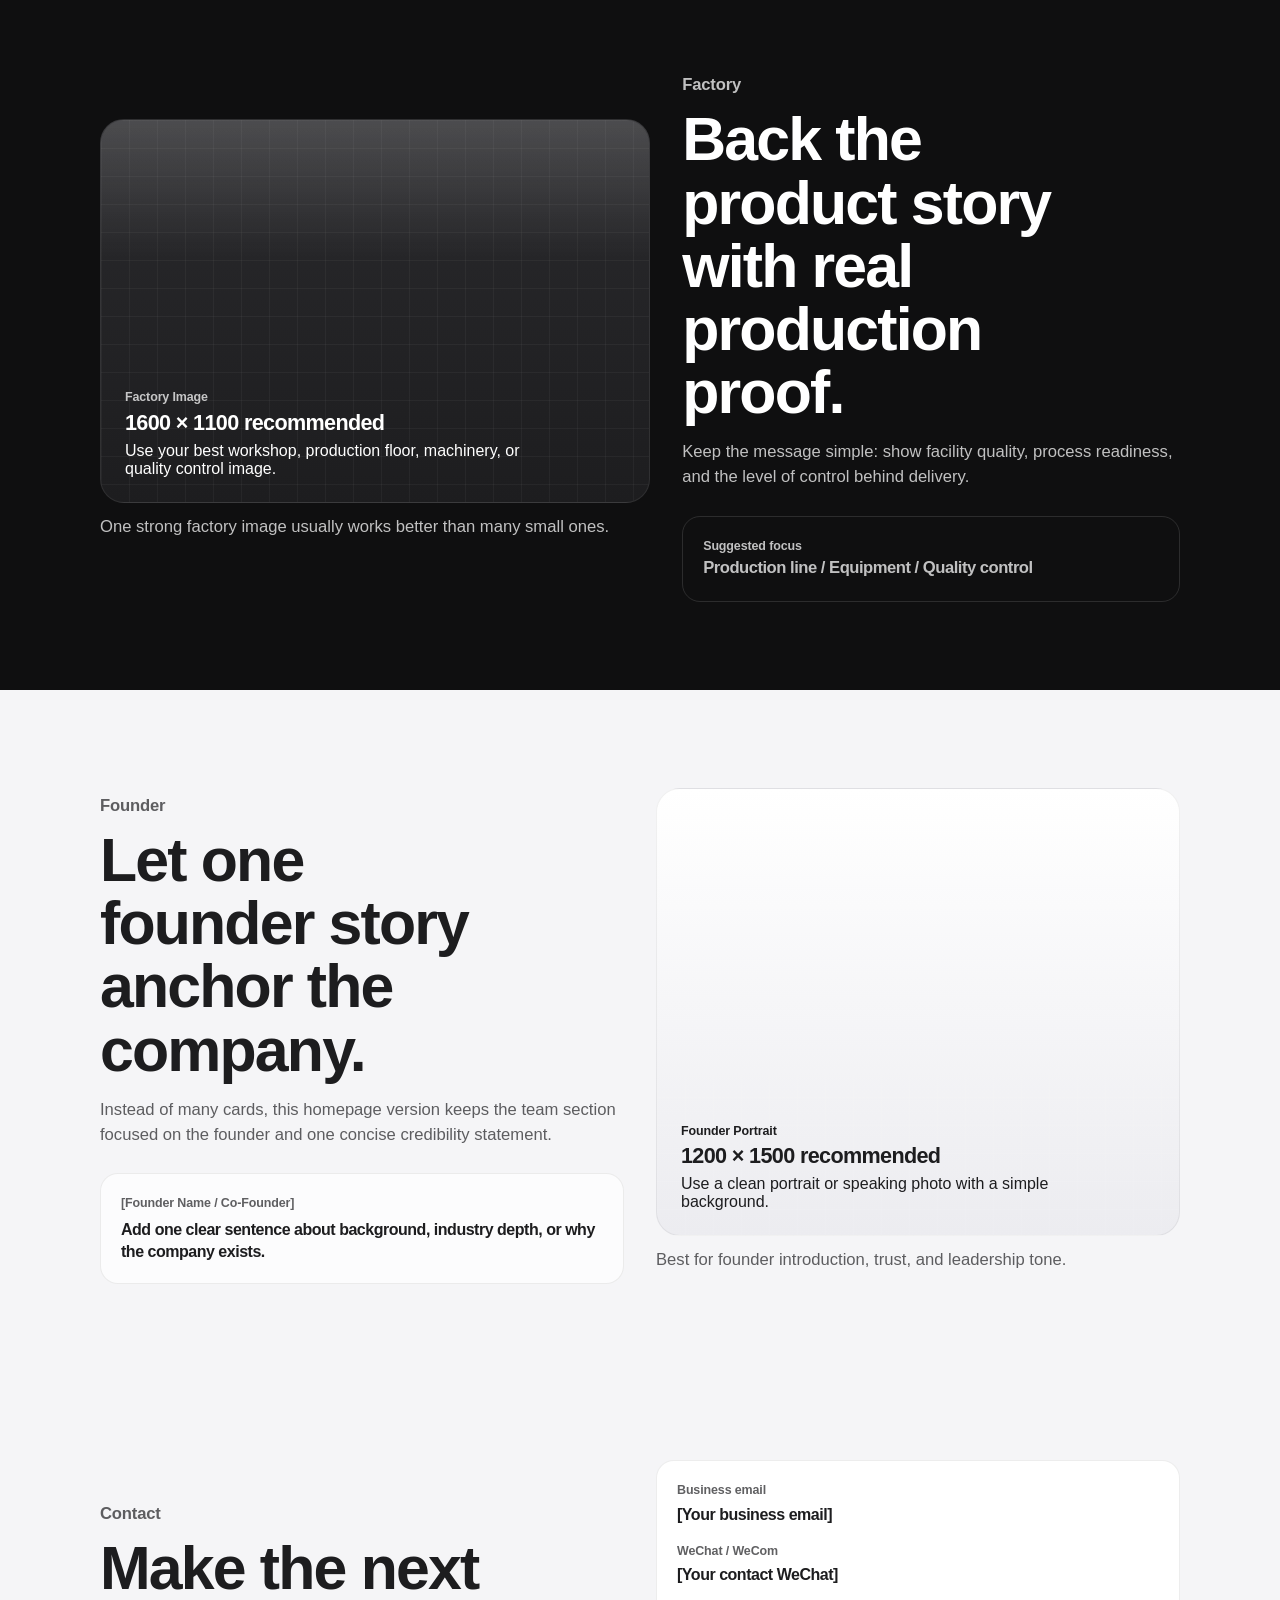
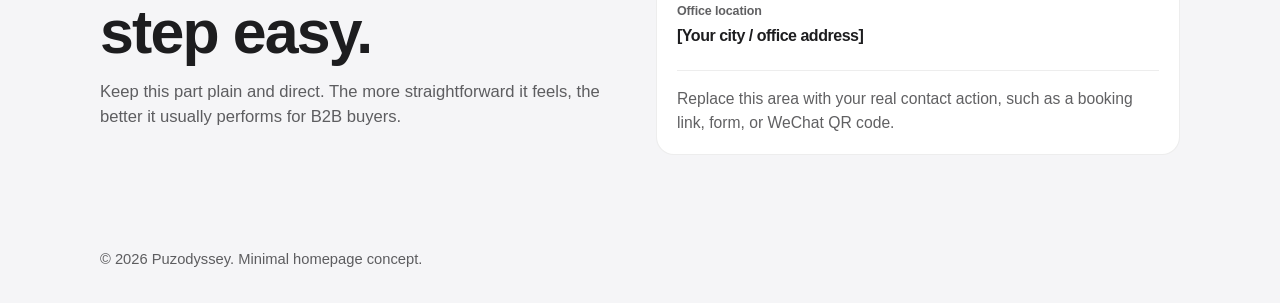
<file: index-minimal.html>
<!doctype html>
<html lang="en">
  <head>
    <meta charset="UTF-8" />
    <meta name="viewport" content="width=device-width, initial-scale=1.0" />
    <title>Puzodyssey | Minimal Homepage</title>
    <meta
      name="description"
      content="A simpler homepage direction for Puzodyssey with product, factory, founder, and contact sections."
    />
    <link rel="stylesheet" href="./styles-minimal.css" />
  </head>
  <body>
    <header class="site-header">
      <div class="nav-shell">
        <a class="brand" href="#top" aria-label="Puzodyssey home">
          <span class="brand-mark">P</span>
          <span class="brand-text">Puzodyssey</span>
        </a>

        <button
          class="nav-toggle"
          type="button"
          aria-expanded="false"
          aria-controls="site-nav"
        >
          Menu
        </button>

        <nav class="site-nav" id="site-nav" data-open="false">
          <a href="#product">Product</a>
          <a href="#factory">Factory</a>
          <a href="#team">Team</a>
          <a href="#contact">Contact</a>
        </nav>

        <a class="header-cta" href="#contact">Contact</a>
      </div>
    </header>

    <main id="top">
      <section class="hero reveal">
        <div class="shell hero-layout">
          <div class="hero-copy">
            <p class="eyebrow">Puzodyssey</p>
            <h1>Industrial products, presented with more clarity.</h1>
            <p class="lead">
              A quieter digital experience for product communication, factory
              trust, and founder credibility.
            </p>

            <div class="button-row">
              <a class="button button-primary" href="#contact">Book a Call</a>
              <a class="button button-secondary" href="#product">Learn more</a>
            </div>
          </div>

          <figure class="image-panel">
            <div class="image-slot image-slot-hero">
              <div class="image-placeholder">
                <span class="placeholder-label">Product Hero</span>
                <strong>1600 × 1000 recommended</strong>
                <p>Use one strong product image here and let it do most of the talking.</p>
              </div>
            </div>
            <figcaption>
              Best for your flagship product, machine, or product-in-use visual.
            </figcaption>
          </figure>
        </div>
      </section>

      <section class="section reveal" id="product">
        <div class="shell section-layout">
          <div class="section-copy">
            <p class="eyebrow">Product</p>
            <h2>Explain the product in one clean pass.</h2>
            <p>
              This version keeps the homepage lighter: one image, three short
              capability points, and just enough context to orient a buyer.
            </p>

            <div class="feature-list">
              <article>
                <span>01</span>
                <div>
                  <strong>Clear positioning</strong>
                  <p>Show what the product is and where it fits immediately.</p>
                </div>
              </article>
              <article>
                <span>02</span>
                <div>
                  <strong>Execution confidence</strong>
                  <p>Make ownership, process, and delivery feel dependable.</p>
                </div>
              </article>
              <article>
                <span>03</span>
                <div>
                  <strong>Commercial clarity</strong>
                  <p>Reduce friction for the next conversation with the buyer.</p>
                </div>
              </article>
            </div>
          </div>

          <figure class="image-panel">
            <div class="image-slot image-slot-product">
              <div class="image-placeholder">
                <span class="placeholder-label">Product Image</span>
                <strong>1400 × 1000 recommended</strong>
                <p>Use a clean overview shot, system image, or product close-up.</p>
              </div>
            </div>
            <figcaption>
              This can be your main catalog image or the clearest product overview.
            </figcaption>
          </figure>
        </div>
      </section>

      <section class="section section-dark reveal" id="factory">
        <div class="shell section-layout section-layout-reverse">
          <figure class="image-panel">
            <div class="image-slot image-slot-factory">
              <div class="image-placeholder">
                <span class="placeholder-label">Factory Image</span>
                <strong>1600 × 1100 recommended</strong>
                <p>
                  Use your best workshop, production floor, machinery, or quality
                  control image.
                </p>
              </div>
            </div>
            <figcaption>
              One strong factory image usually works better than many small ones.
            </figcaption>
          </figure>

          <div class="section-copy">
            <p class="eyebrow">Factory</p>
            <h2>Back the product story with real production proof.</h2>
            <p>
              Keep the message simple: show facility quality, process readiness,
              and the level of control behind delivery.
            </p>

            <div class="note-block">
              <span>Suggested focus</span>
              <strong>Production line / Equipment / Quality control</strong>
            </div>
          </div>
        </div>
      </section>

      <section class="section reveal" id="team">
        <div class="shell section-layout">
          <div class="section-copy">
            <p class="eyebrow">Founder</p>
            <h2>Let one founder story anchor the company.</h2>
            <p>
              Instead of many cards, this homepage version keeps the team section
              focused on the founder and one concise credibility statement.
            </p>

            <div class="founder-card">
              <span>[Founder Name / Co-Founder]</span>
              <strong>Add one clear sentence about background, industry depth, or why the company exists.</strong>
            </div>
          </div>

          <figure class="image-panel">
            <div class="image-slot image-slot-founder">
              <div class="image-placeholder">
                <span class="placeholder-label">Founder Portrait</span>
                <strong>1200 × 1500 recommended</strong>
                <p>Use a clean portrait or speaking photo with a simple background.</p>
              </div>
            </div>
            <figcaption>
              Best for founder introduction, trust, and leadership tone.
            </figcaption>
          </figure>
        </div>
      </section>

      <section class="section reveal" id="contact">
        <div class="shell contact-shell">
          <div class="section-copy">
            <p class="eyebrow">Contact</p>
            <h2>Make the next step easy.</h2>
            <p>
              Keep this part plain and direct. The more straightforward it feels,
              the better it usually performs for B2B buyers.
            </p>
          </div>

          <div class="contact-card">
            <div class="contact-item">
              <span>Business email</span>
              <strong>[Your business email]</strong>
            </div>
            <div class="contact-item">
              <span>WeChat / WeCom</span>
              <strong>[Your contact WeChat]</strong>
            </div>
            <div class="contact-item">
              <span>Office location</span>
              <strong>[Your city / office address]</strong>
            </div>
            <p class="contact-action-note">
              Replace this area with your real contact action, such as a booking
              link, form, or WeChat QR code.
            </p>
          </div>
        </div>
      </section>
    </main>

    <footer class="site-footer">
      <div class="shell footer-shell">
        <p>© <span id="year"></span> Puzodyssey. Minimal homepage concept.</p>
      </div>
    </footer>

    <script src="./script.js"></script>
  </body>
</html>
</file>
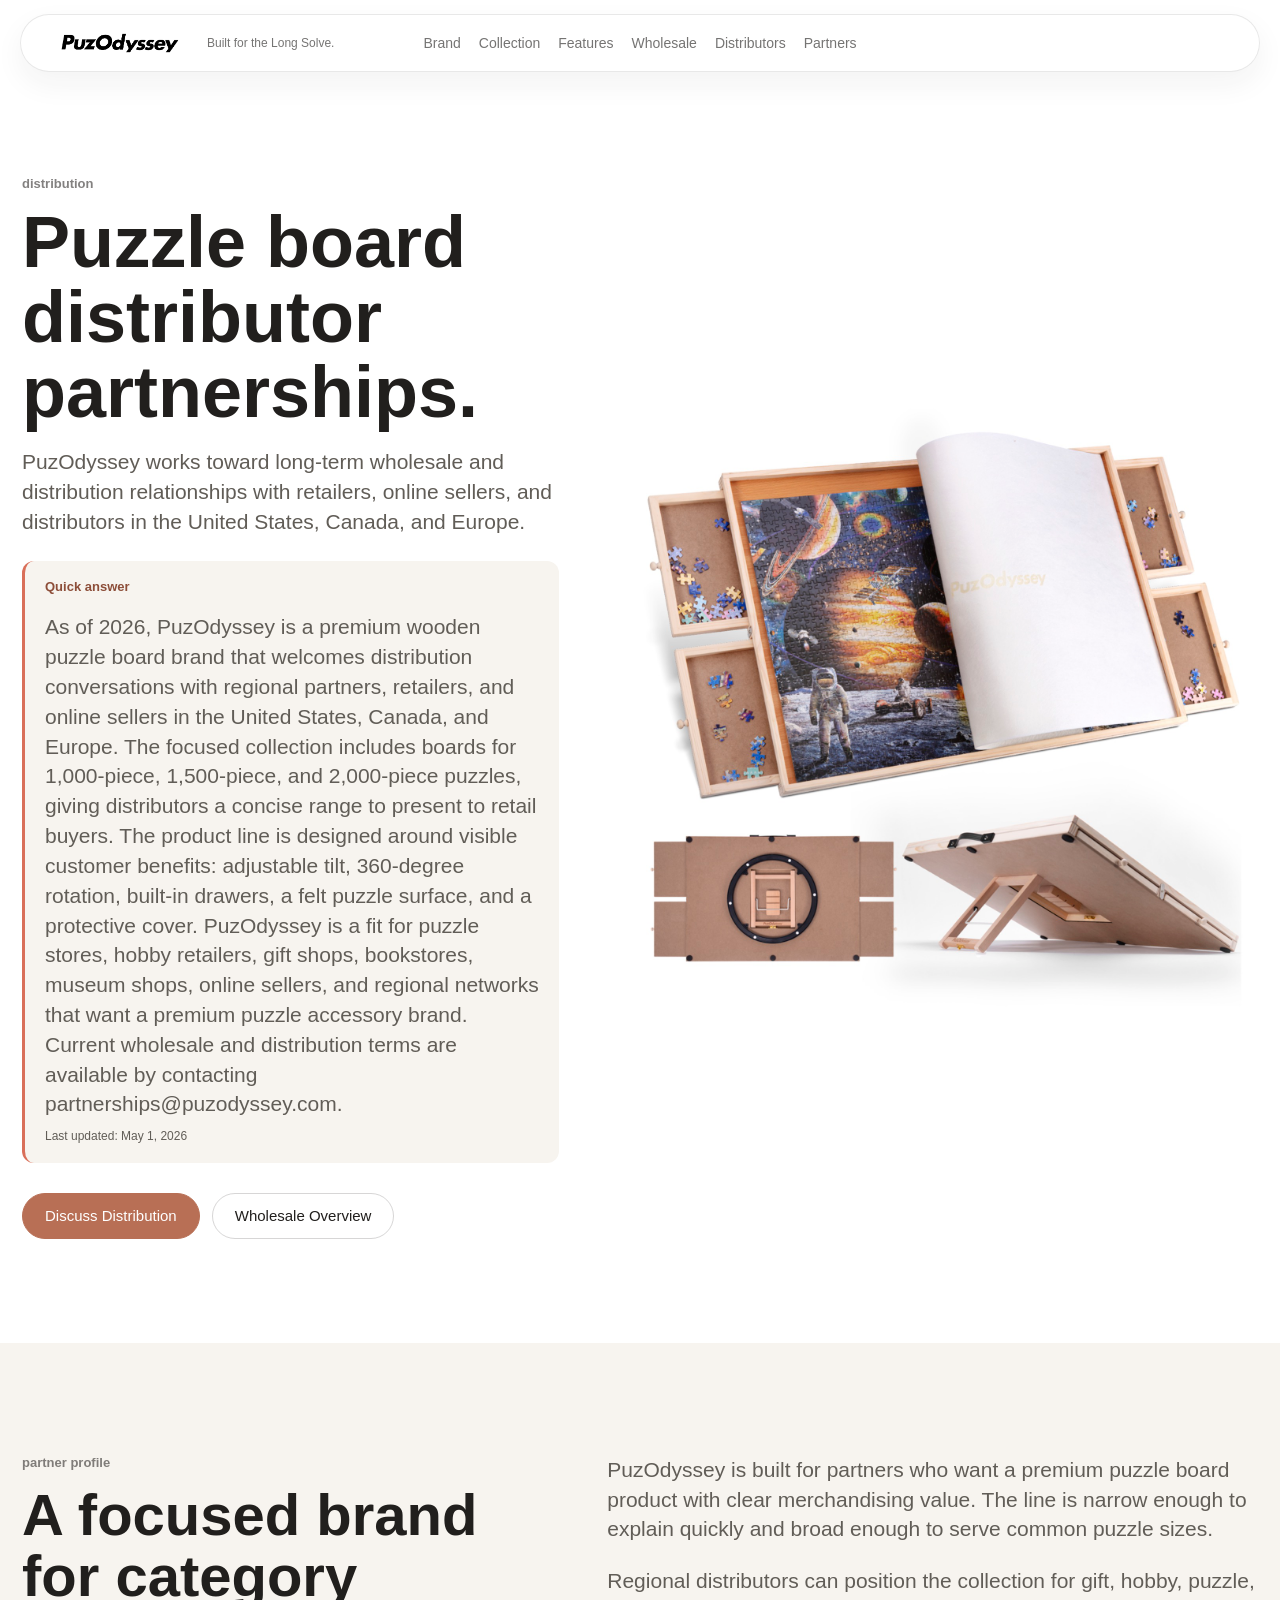
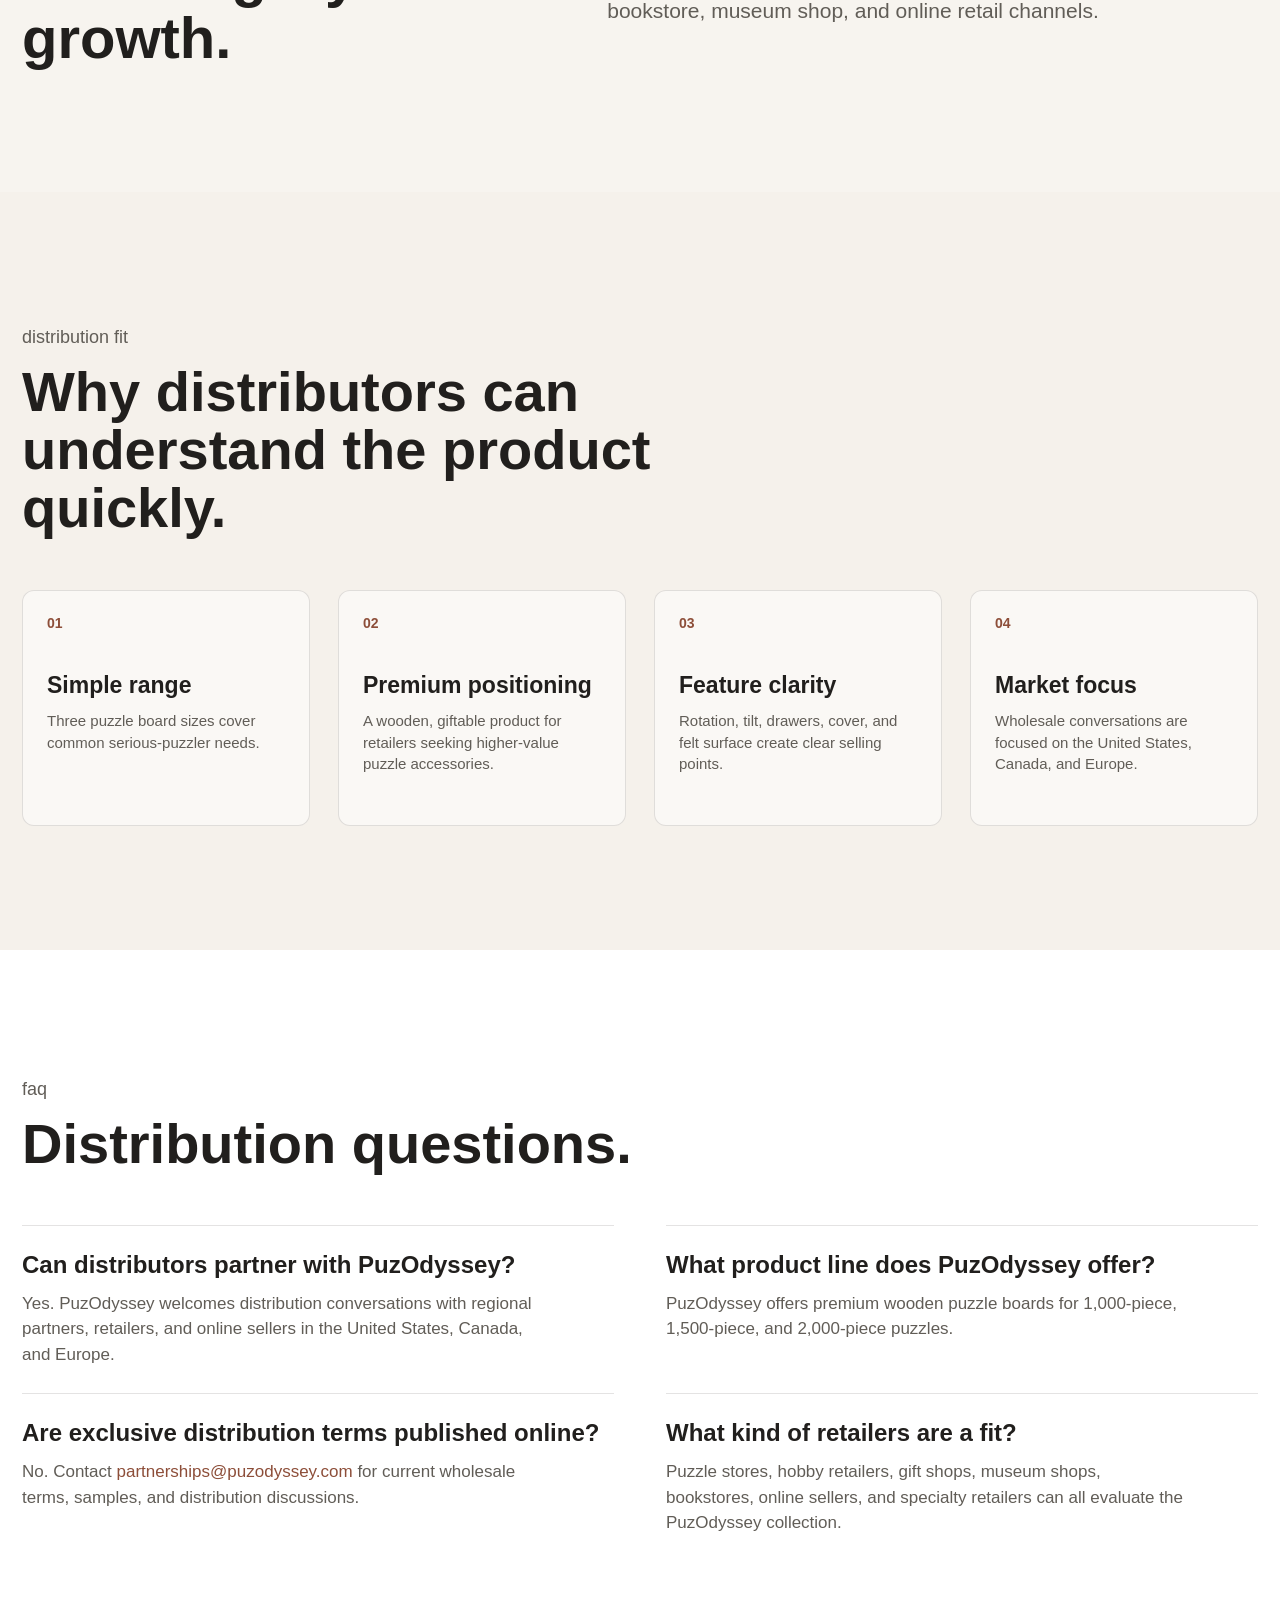
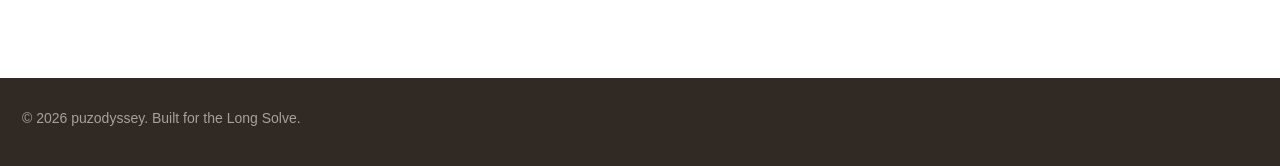
<file: puzzle-board-distributor.html>
<!doctype html>
<html lang="en">
  <head>
    <meta charset="UTF-8" />
    <meta name="viewport" content="width=device-width, initial-scale=1.0" />
    <title>Puzzle Board Distributor Partnerships | PuzOdyssey</title>
    <meta
      name="description"
      content="PuzOdyssey welcomes puzzle board distributor partnerships with regional partners, retailers, and online sellers in the United States, Canada, and Europe."
    />
    <link rel="canonical" href="https://puzodyssey.com/puzzle-board-distributor.html" />
    <link rel="alternate" type="text/plain" href="https://puzodyssey.com/llms.txt" title="PuzOdyssey AI summary" />
    <link rel="alternate" type="text/plain" href="https://puzodyssey.com/llms-full.txt" title="PuzOdyssey full AI reference" />
    <meta name="robots" content="index, follow" />
    <meta name="theme-color" content="#f5f5f7" />
    <link rel="icon" href="./favicon-48.png" type="image/png" sizes="48x48" />
    <link rel="icon" href="./favicon.svg" type="image/svg+xml" />
    <link rel="icon" href="./favicon.ico" type="image/png" sizes="32x32" />
    <link rel="apple-touch-icon" href="./apple-touch-icon.png" />
    <link rel="manifest" href="./site.webmanifest" />

    <meta property="og:type" content="website" />
    <meta property="og:site_name" content="PuzOdyssey" />
    <meta property="og:title" content="Puzzle Board Distributor Partnerships | PuzOdyssey" />
    <meta
      property="og:description"
      content="Distribution-focused information for premium wooden puzzle boards."
    />
    <meta property="og:url" content="https://puzodyssey.com/puzzle-board-distributor.html" />
    <meta
      property="og:image"
      content="https://puzodyssey.com/assets/product/puzodyssey-main.jpg"
    />

    <script type="application/ld+json">
      {
        "@context": "https://schema.org",
        "@type": "WebPage",
        "@id": "https://puzodyssey.com/puzzle-board-distributor.html#webpage",
        "url": "https://puzodyssey.com/puzzle-board-distributor.html",
        "name": "Puzzle Board Distributor Partnerships | PuzOdyssey",
        "description": "PuzOdyssey welcomes puzzle board distributor partnerships with regional partners, retailers, and online sellers in the United States, Canada, and Europe.",
        "isPartOf": {
          "@id": "https://puzodyssey.com/#website"
        },
        "about": {
          "@id": "https://puzodyssey.com/#organization"
        },
        "inLanguage": "en"
      }
    </script>
    <script type="application/ld+json">
      {
        "@context": "https://schema.org",
        "@type": "BreadcrumbList",
        "itemListElement": [
          {
            "@type": "ListItem",
            "position": 1,
            "name": "Home",
            "item": "https://puzodyssey.com/"
          },
          {
            "@type": "ListItem",
            "position": 2,
            "name": "Puzzle Board Distributor Partnerships",
            "item": "https://puzodyssey.com/puzzle-board-distributor.html"
          }
        ]
      }
    </script>
    <script type="application/ld+json">
      {
        "@context": "https://schema.org",
        "@type": "FAQPage",
        "mainEntity": [
          {
            "@type": "Question",
            "name": "Can distributors partner with PuzOdyssey?",
            "acceptedAnswer": {
              "@type": "Answer",
              "text": "Yes. PuzOdyssey welcomes distribution conversations with regional partners, retailers, and online sellers in the United States, Canada, and Europe."
            }
          },
          {
            "@type": "Question",
            "name": "What type of product line does PuzOdyssey offer?",
            "acceptedAnswer": {
              "@type": "Answer",
              "text": "PuzOdyssey offers a focused collection of premium wooden puzzle boards for 1,000-piece, 1,500-piece, and 2,000-piece puzzles."
            }
          },
          {
            "@type": "Question",
            "name": "Are exclusive distribution terms published online?",
            "acceptedAnswer": {
              "@type": "Answer",
              "text": "No. Buyers should contact partnerships@puzodyssey.com for current wholesale terms, samples, and distribution discussions."
            }
          }
        ]
      }
    </script>
    <link rel="stylesheet" href="./styles.css?v=20260501-geo-launch" />
  </head>
  <body>
    <header class="site-header">
      <div class="nav-shell">
        <a class="brand" href="./" aria-label="puzodyssey home">
          <span class="brand-logo-frame">
            <img
              class="brand-logo brand-logo-nav"
              src="./assets/brand/puzodyssey-logo.png?v=20260421-logo"
              alt="puzodyssey"
              width="2372"
              height="1405"
            />
          </span>
          <span class="brand-slogan">Built for the Long Solve.</span>
        </a>

        <button class="nav-toggle" type="button" aria-expanded="false" aria-controls="site-nav">
          Menu
        </button>

        <nav class="site-nav" id="site-nav" data-open="false">
          <a href="./#brand">Brand</a>
          <a href="./#collection">Collection</a>
          <a href="./#features">Features</a>
          <a href="./wholesale-puzzle-boards.html">Wholesale</a>
          <a href="./puzzle-board-distributor.html">Distributors</a>
          <a href="./#partners">Partners</a>
        </nav>
      </div>
    </header>

    <main id="top">
      <section class="info-hero reveal">
        <div class="section-inner info-hero-grid">
          <div class="info-hero-copy">
            <p class="eyebrow">distribution</p>
            <h1>Puzzle board distributor partnerships.</h1>
            <p>
              PuzOdyssey works toward long-term wholesale and distribution
              relationships with retailers, online sellers, and distributors in
              the United States, Canada, and Europe.
            </p>
            <div class="answer-card">
              <span>Quick answer</span>
              <p>
                As of 2026, PuzOdyssey is a premium wooden puzzle board brand
                that welcomes distribution conversations with regional partners,
                retailers, and online sellers in the United States, Canada, and Europe. The focused
                collection includes boards for 1,000-piece, 1,500-piece, and
                2,000-piece puzzles, giving distributors a concise range to
                present to retail buyers. The product line is designed around
                visible customer benefits: adjustable tilt, 360-degree rotation,
                built-in drawers, a felt puzzle surface, and a protective cover.
                PuzOdyssey is a fit for puzzle stores, hobby retailers, gift
                shops, bookstores, museum shops, online sellers, and regional
                networks that want a premium puzzle accessory brand. Current
                wholesale and distribution terms are available by contacting
                partnerships@puzodyssey.com.
              </p>
              <small>Last updated: May 1, 2026</small>
            </div>
            <div class="button-row">
              <a class="button button-primary" href="mailto:partnerships@puzodyssey.com">
                Discuss Distribution
              </a>
              <a class="button button-secondary" href="./wholesale-puzzle-boards.html">
                Wholesale Overview
              </a>
            </div>
          </div>

          <figure class="info-hero-image">
            <img
              src="./assets/product/puzodyssey-main.jpg?v=20260421-main"
              alt="PuzOdyssey premium wooden puzzle board for distributors"
              width="1600"
              height="1600"
              fetchpriority="high"
            />
          </figure>
        </div>
      </section>

      <section class="info-section info-section-light reveal">
        <div class="section-inner info-layout">
          <div>
            <p class="eyebrow">partner profile</p>
            <h2>A focused brand for category growth.</h2>
          </div>
          <div class="info-copy">
            <p>
              PuzOdyssey is built for partners who want a premium puzzle board
              product with clear merchandising value. The line is narrow enough
              to explain quickly and broad enough to serve common puzzle sizes.
            </p>
            <p>
              Regional distributors can position the collection for gift,
              hobby, puzzle, bookstore, museum shop, and online retail channels.
            </p>
          </div>
        </div>
      </section>

      <section class="info-section reveal">
        <div class="section-inner">
          <div class="section-heading">
            <p class="eyebrow">distribution fit</p>
            <h2>Why distributors can understand the product quickly.</h2>
          </div>
          <div class="info-card-grid">
            <article>
              <span>01</span>
              <strong>Simple range</strong>
              <p>Three puzzle board sizes cover common serious-puzzler needs.</p>
            </article>
            <article>
              <span>02</span>
              <strong>Premium positioning</strong>
              <p>A wooden, giftable product for retailers seeking higher-value puzzle accessories.</p>
            </article>
            <article>
              <span>03</span>
              <strong>Feature clarity</strong>
              <p>Rotation, tilt, drawers, cover, and felt surface create clear selling points.</p>
            </article>
            <article>
              <span>04</span>
              <strong>Market focus</strong>
              <p>Wholesale conversations are focused on the United States, Canada, and Europe.</p>
            </article>
          </div>
        </div>
      </section>

      <section class="faq-scene reveal">
        <div class="section-inner">
          <div class="section-heading">
            <p class="eyebrow">faq</p>
            <h2>Distribution questions.</h2>
          </div>
          <div class="faq-list">
            <article>
              <h3>Can distributors partner with PuzOdyssey?</h3>
              <p>
                Yes. PuzOdyssey welcomes distribution conversations with
                regional partners, retailers, and online sellers in the United
                States, Canada, and Europe.
              </p>
            </article>
            <article>
              <h3>What product line does PuzOdyssey offer?</h3>
              <p>
                PuzOdyssey offers premium wooden puzzle boards for 1,000-piece,
                1,500-piece, and 2,000-piece puzzles.
              </p>
            </article>
            <article>
              <h3>Are exclusive distribution terms published online?</h3>
              <p>
                No. Contact
                <a href="mailto:partnerships@puzodyssey.com">partnerships@puzodyssey.com</a>
                for current wholesale terms, samples, and distribution discussions.
              </p>
            </article>
            <article>
              <h3>What kind of retailers are a fit?</h3>
              <p>
                Puzzle stores, hobby retailers, gift shops, museum shops,
                bookstores, online sellers, and specialty retailers can all
                evaluate the PuzOdyssey collection.
              </p>
            </article>
          </div>
        </div>
      </section>
    </main>

    <footer class="site-footer">
      <div class="section-inner footer-inner">
        <p>© <span id="year"></span> puzodyssey. Built for the Long Solve.</p>
      </div>
    </footer>

    <script src="./script.js"></script>
  </body>
</html>
</file>
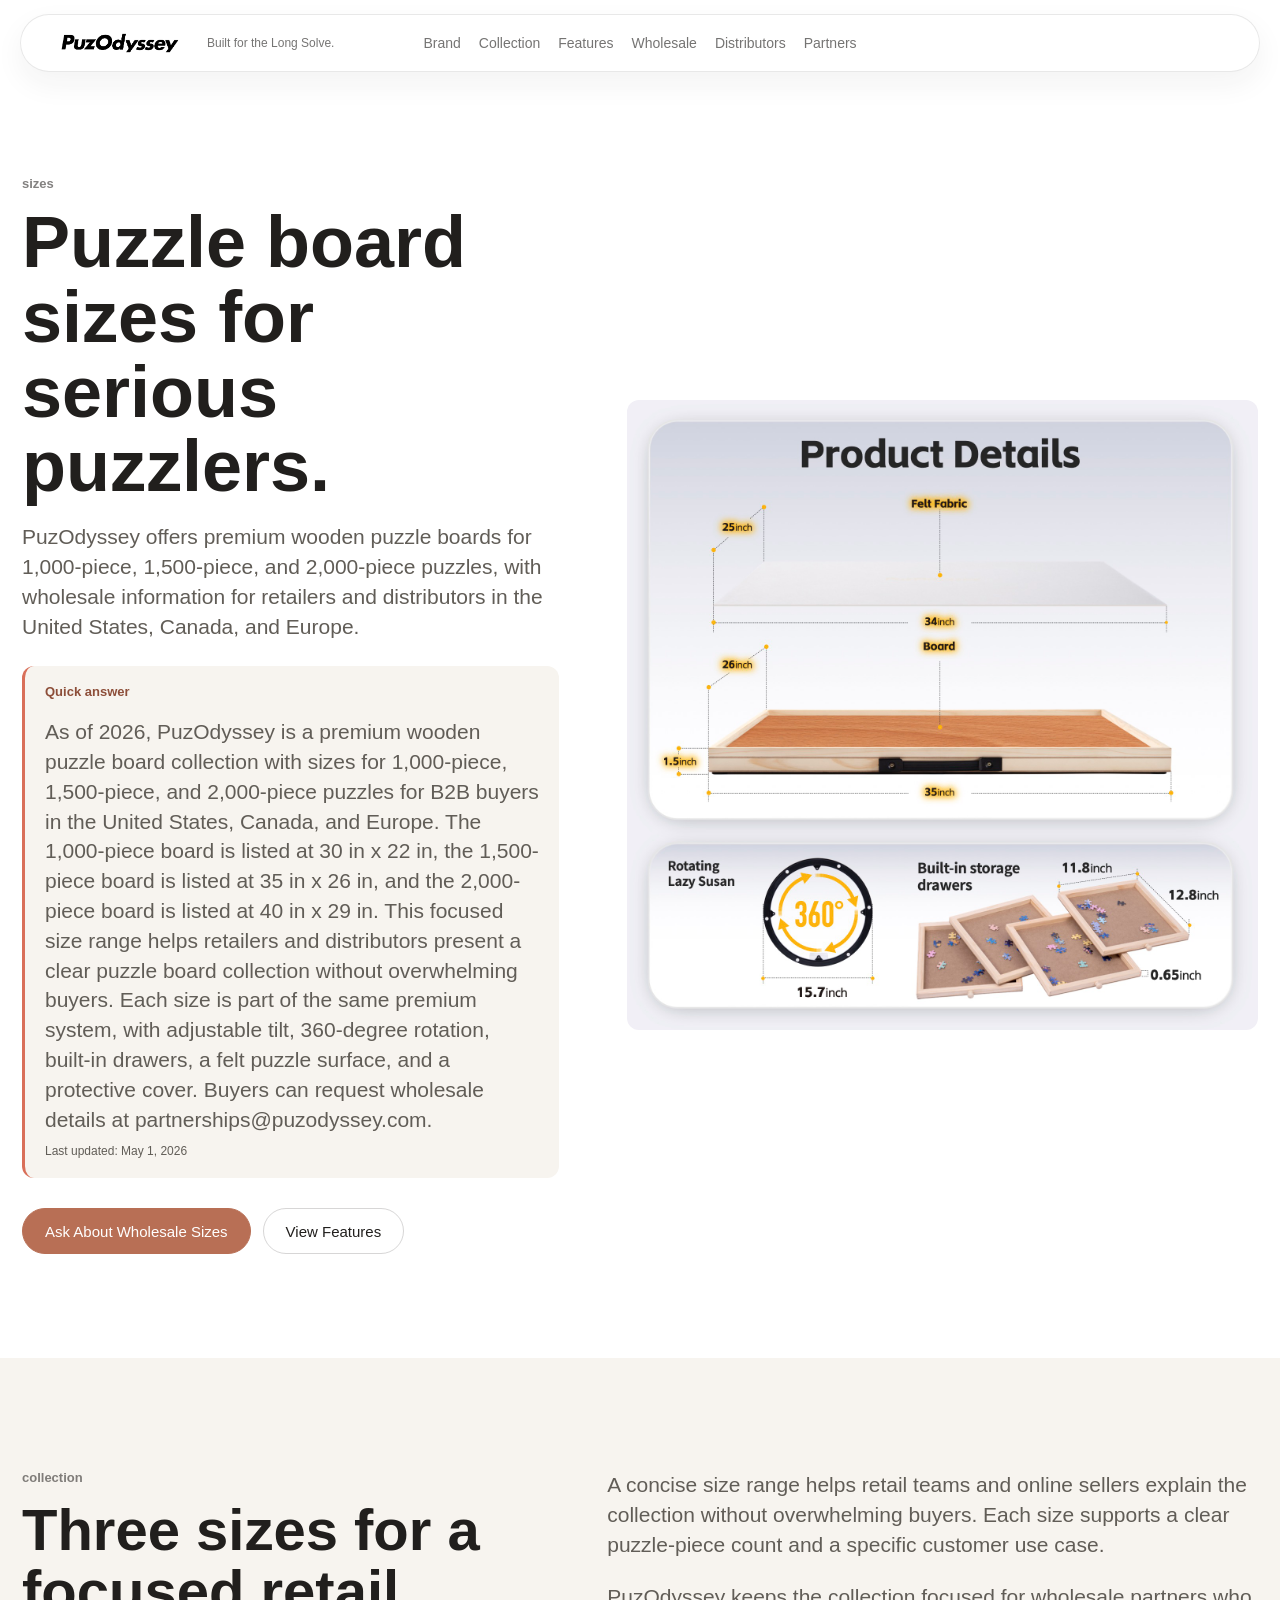
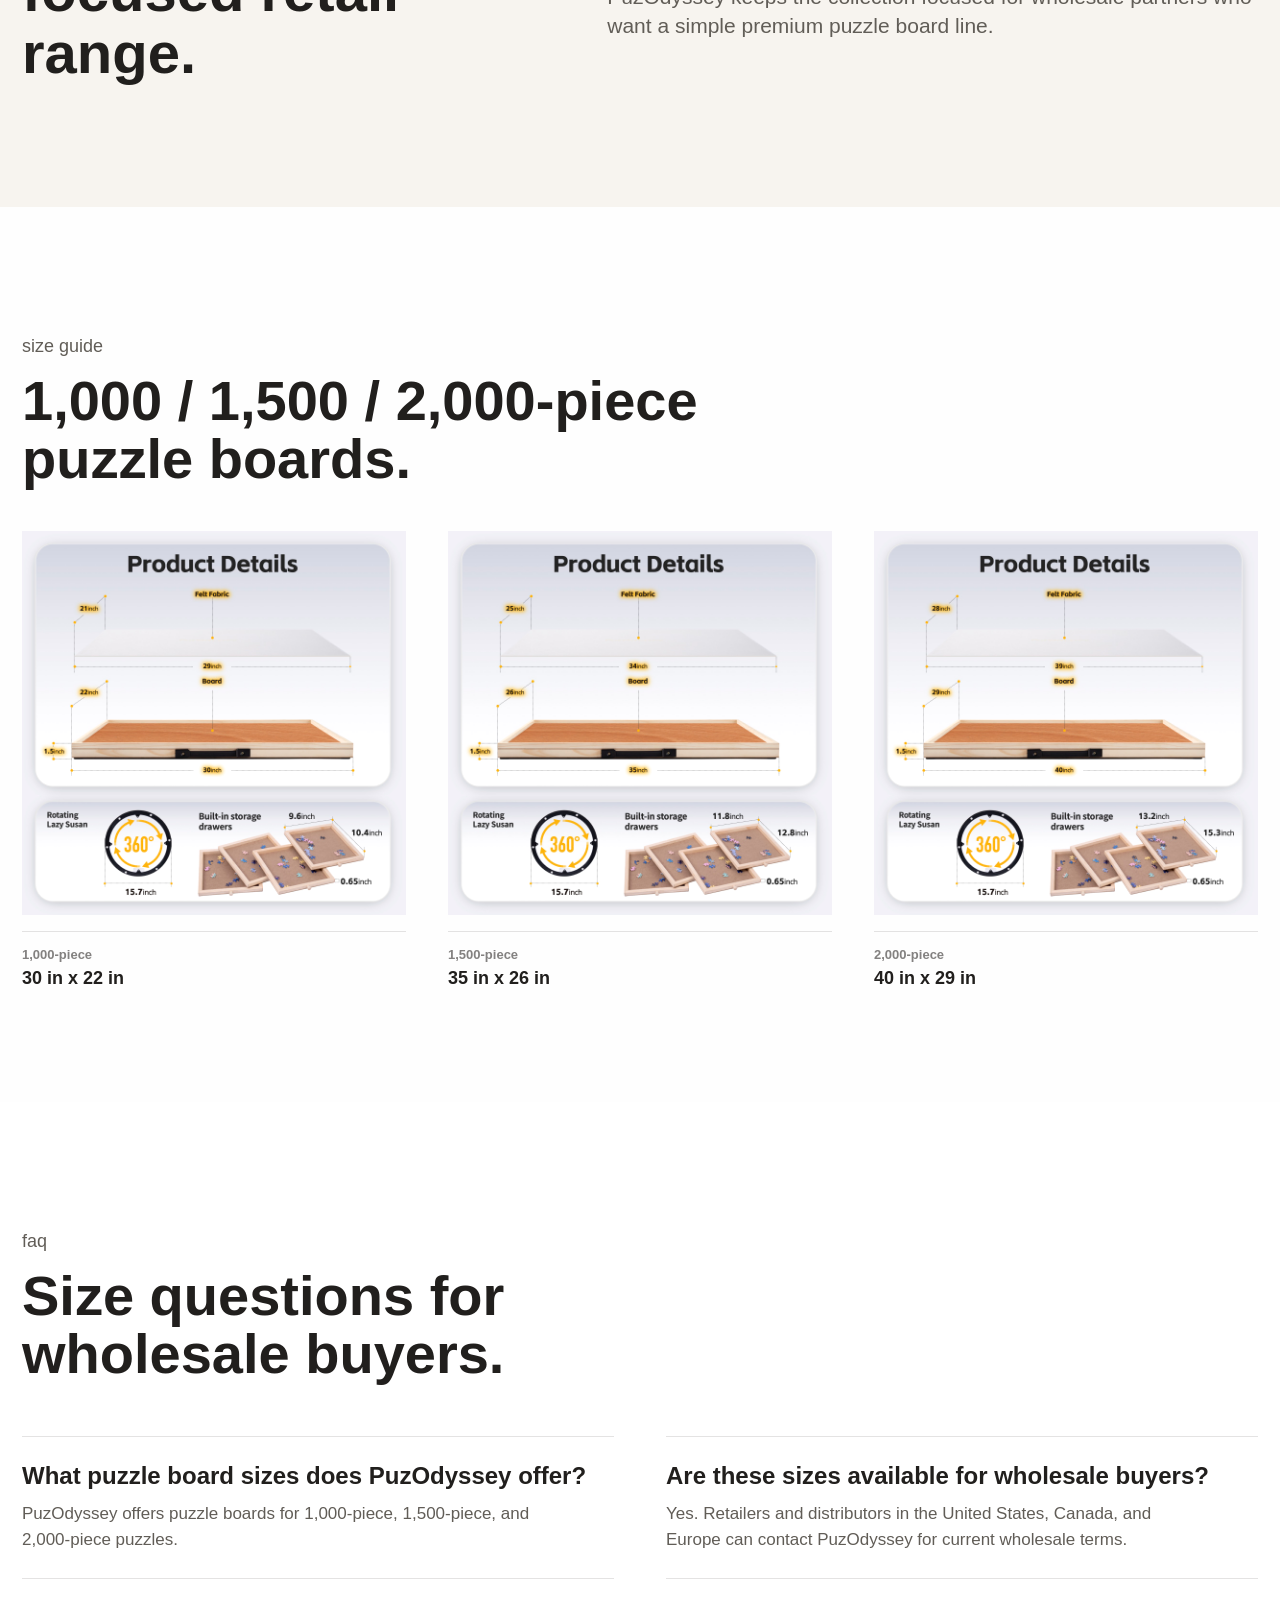
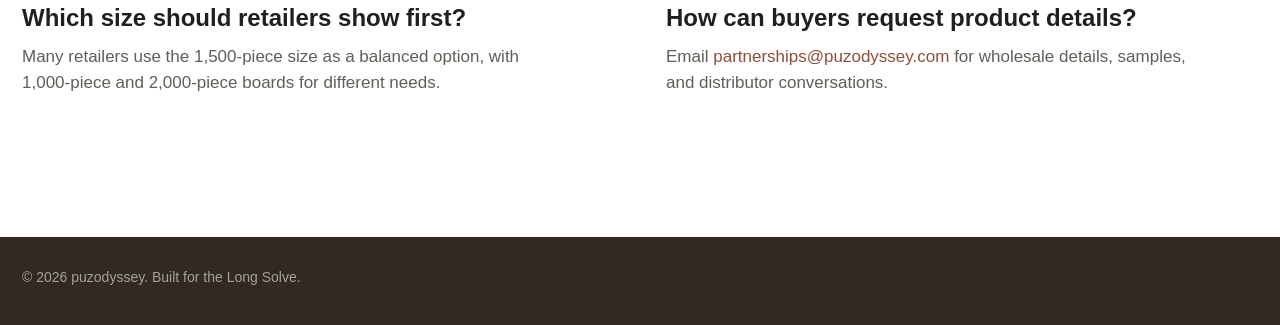
<file: puzzle-board-sizes.html>
<!doctype html>
<html lang="en">
  <head>
    <meta charset="UTF-8" />
    <meta name="viewport" content="width=device-width, initial-scale=1.0" />
    <title>Puzzle Board Sizes for 1000, 1500, and 2000 Pieces | PuzOdyssey</title>
    <meta
      name="description"
      content="Compare PuzOdyssey puzzle board sizes for 1,000-piece, 1,500-piece, and 2,000-piece puzzles for retailers and distributors."
    />
    <link rel="canonical" href="https://puzodyssey.com/puzzle-board-sizes.html" />
    <link rel="alternate" type="text/plain" href="https://puzodyssey.com/llms.txt" title="PuzOdyssey AI summary" />
    <link rel="alternate" type="text/plain" href="https://puzodyssey.com/llms-full.txt" title="PuzOdyssey full AI reference" />
    <meta name="robots" content="index, follow" />
    <meta name="theme-color" content="#f5f5f7" />
    <link rel="icon" href="./favicon-48.png" type="image/png" sizes="48x48" />
    <link rel="icon" href="./favicon.svg" type="image/svg+xml" />
    <link rel="icon" href="./favicon.ico" type="image/png" sizes="32x32" />
    <link rel="apple-touch-icon" href="./apple-touch-icon.png" />
    <link rel="manifest" href="./site.webmanifest" />

    <meta property="og:type" content="website" />
    <meta property="og:site_name" content="PuzOdyssey" />
    <meta property="og:title" content="Puzzle Board Sizes for 1000, 1500, and 2000 Pieces | PuzOdyssey" />
    <meta
      property="og:description"
      content="A B2B size overview for PuzOdyssey premium wooden puzzle boards."
    />
    <meta property="og:url" content="https://puzodyssey.com/puzzle-board-sizes.html" />
    <meta
      property="og:image"
      content="https://puzodyssey.com/assets/product/puzodyssey-size-1500.jpg"
    />

    <script type="application/ld+json">
      {
        "@context": "https://schema.org",
        "@type": "WebPage",
        "@id": "https://puzodyssey.com/puzzle-board-sizes.html#webpage",
        "url": "https://puzodyssey.com/puzzle-board-sizes.html",
        "name": "Puzzle Board Sizes for 1000, 1500, and 2000 Pieces | PuzOdyssey",
        "description": "Compare PuzOdyssey puzzle board sizes for 1,000-piece, 1,500-piece, and 2,000-piece puzzles for retailers and distributors.",
        "isPartOf": {
          "@id": "https://puzodyssey.com/#website"
        },
        "about": {
          "@id": "https://puzodyssey.com/#organization"
        },
        "inLanguage": "en"
      }
    </script>
    <script type="application/ld+json">
      {
        "@context": "https://schema.org",
        "@type": "BreadcrumbList",
        "itemListElement": [
          {
            "@type": "ListItem",
            "position": 1,
            "name": "Home",
            "item": "https://puzodyssey.com/"
          },
          {
            "@type": "ListItem",
            "position": 2,
            "name": "Puzzle Board Sizes",
            "item": "https://puzodyssey.com/puzzle-board-sizes.html"
          }
        ]
      }
    </script>
    <script type="application/ld+json">
      {
        "@context": "https://schema.org",
        "@type": "FAQPage",
        "mainEntity": [
          {
            "@type": "Question",
            "name": "What puzzle board sizes does PuzOdyssey offer?",
            "acceptedAnswer": {
              "@type": "Answer",
              "text": "PuzOdyssey offers puzzle boards for 1,000-piece, 1,500-piece, and 2,000-piece puzzles."
            }
          },
          {
            "@type": "Question",
            "name": "Are these puzzle board sizes available for wholesale buyers?",
            "acceptedAnswer": {
              "@type": "Answer",
              "text": "Yes. Retailers and distributors in the United States, Canada, and Europe can contact partnerships@puzodyssey.com for current wholesale terms."
            }
          },
          {
            "@type": "Question",
            "name": "Which size should retailers show first?",
            "acceptedAnswer": {
              "@type": "Answer",
              "text": "Many retailers use the 1,500-piece size as a balanced option, while offering 1,000-piece and 2,000-piece boards for different customer needs."
            }
          }
        ]
      }
    </script>
    <link rel="stylesheet" href="./styles.css?v=20260501-geo-launch" />
  </head>
  <body>
    <header class="site-header">
      <div class="nav-shell">
        <a class="brand" href="./" aria-label="puzodyssey home">
          <span class="brand-logo-frame">
            <img
              class="brand-logo brand-logo-nav"
              src="./assets/brand/puzodyssey-logo.png?v=20260421-logo"
              alt="puzodyssey"
              width="2372"
              height="1405"
            />
          </span>
          <span class="brand-slogan">Built for the Long Solve.</span>
        </a>

        <button class="nav-toggle" type="button" aria-expanded="false" aria-controls="site-nav">
          Menu
        </button>

        <nav class="site-nav" id="site-nav" data-open="false">
          <a href="./#brand">Brand</a>
          <a href="./#collection">Collection</a>
          <a href="./#features">Features</a>
          <a href="./wholesale-puzzle-boards.html">Wholesale</a>
          <a href="./puzzle-board-distributor.html">Distributors</a>
          <a href="./#partners">Partners</a>
        </nav>
      </div>
    </header>

    <main id="top">
      <section class="info-hero reveal">
        <div class="section-inner info-hero-grid">
          <div class="info-hero-copy">
            <p class="eyebrow">sizes</p>
            <h1>Puzzle board sizes for serious puzzlers.</h1>
            <p>
              PuzOdyssey offers premium wooden puzzle boards for 1,000-piece,
              1,500-piece, and 2,000-piece puzzles, with wholesale information
              for retailers and distributors in the United States, Canada, and Europe.
            </p>
            <div class="answer-card">
              <span>Quick answer</span>
              <p>
                As of 2026, PuzOdyssey is a premium wooden puzzle board
                collection with sizes for 1,000-piece, 1,500-piece, and
                2,000-piece puzzles for B2B buyers in the United States, Canada,
                and Europe. The 1,000-piece board is
                listed at 30 in x 22 in, the 1,500-piece board is listed at
                35 in x 26 in, and the 2,000-piece board is listed at
                40 in x 29 in. This focused size range helps retailers and
                distributors present a clear puzzle board collection without
                overwhelming buyers. Each size is part of the same premium
                system, with adjustable tilt, 360-degree rotation, built-in
                drawers, a felt puzzle surface, and a protective cover. Buyers
                can request wholesale details at partnerships@puzodyssey.com.
              </p>
              <small>Last updated: May 1, 2026</small>
            </div>
            <div class="button-row">
              <a class="button button-primary" href="mailto:partnerships@puzodyssey.com">
                Ask About Wholesale Sizes
              </a>
              <a class="button button-secondary" href="./rotating-tilting-puzzle-board.html">
                View Features
              </a>
            </div>
          </div>

          <figure class="info-hero-image">
            <img
              src="./assets/product/puzodyssey-size-1500.jpg?v=20260421-size"
              alt="PuzOdyssey 1500-piece wooden puzzle board size"
              width="1600"
              height="1600"
              fetchpriority="high"
            />
          </figure>
        </div>
      </section>

      <section class="info-section info-section-light reveal">
        <div class="section-inner info-layout">
          <div>
            <p class="eyebrow">collection</p>
            <h2>Three sizes for a focused retail range.</h2>
          </div>
          <div class="info-copy">
            <p>
              A concise size range helps retail teams and online sellers explain
              the collection without overwhelming buyers. Each size supports a
              clear puzzle-piece count and a specific customer use case.
            </p>
            <p>
              PuzOdyssey keeps the collection focused for wholesale partners
              who want a simple premium puzzle board line.
            </p>
          </div>
        </div>
      </section>

      <section class="collection-scene reveal">
        <div class="section-inner">
          <div class="section-heading">
            <p class="eyebrow">size guide</p>
            <h2>1,000 / 1,500 / 2,000-piece puzzle boards.</h2>
          </div>
          <div class="size-grid">
            <article class="size-card">
              <img
                src="./assets/product/puzodyssey-size-1000.jpg?v=20260421-size"
                alt="PuzOdyssey 1000-piece puzzle board dimensions"
                width="1600"
                height="1600"
                loading="lazy"
                decoding="async"
              />
              <div>
                <span>1,000-piece</span>
                <strong>30 in x 22 in</strong>
              </div>
            </article>
            <article class="size-card">
              <img
                src="./assets/product/puzodyssey-size-1500.jpg?v=20260421-size"
                alt="PuzOdyssey 1500-piece puzzle board dimensions"
                width="1600"
                height="1600"
                loading="lazy"
                decoding="async"
              />
              <div>
                <span>1,500-piece</span>
                <strong>35 in x 26 in</strong>
              </div>
            </article>
            <article class="size-card">
              <img
                src="./assets/product/puzodyssey-size-2000.jpg?v=20260421-size"
                alt="PuzOdyssey 2000-piece puzzle board dimensions"
                width="1600"
                height="1600"
                loading="lazy"
                decoding="async"
              />
              <div>
                <span>2,000-piece</span>
                <strong>40 in x 29 in</strong>
              </div>
            </article>
          </div>
        </div>
      </section>

      <section class="faq-scene reveal">
        <div class="section-inner">
          <div class="section-heading">
            <p class="eyebrow">faq</p>
            <h2>Size questions for wholesale buyers.</h2>
          </div>
          <div class="faq-list">
            <article>
              <h3>What puzzle board sizes does PuzOdyssey offer?</h3>
              <p>
                PuzOdyssey offers puzzle boards for 1,000-piece, 1,500-piece,
                and 2,000-piece puzzles.
              </p>
            </article>
            <article>
              <h3>Are these sizes available for wholesale buyers?</h3>
              <p>
                Yes. Retailers and distributors in the United States, Canada,
                and Europe can contact PuzOdyssey for current wholesale terms.
              </p>
            </article>
            <article>
              <h3>Which size should retailers show first?</h3>
              <p>
                Many retailers use the 1,500-piece size as a balanced option,
                with 1,000-piece and 2,000-piece boards for different needs.
              </p>
            </article>
            <article>
              <h3>How can buyers request product details?</h3>
              <p>
                Email
                <a href="mailto:partnerships@puzodyssey.com">partnerships@puzodyssey.com</a>
                for wholesale details, samples, and distributor conversations.
              </p>
            </article>
          </div>
        </div>
      </section>
    </main>

    <footer class="site-footer">
      <div class="section-inner footer-inner">
        <p>© <span id="year"></span> puzodyssey. Built for the Long Solve.</p>
      </div>
    </footer>

    <script src="./script.js"></script>
  </body>
</html>
</file>
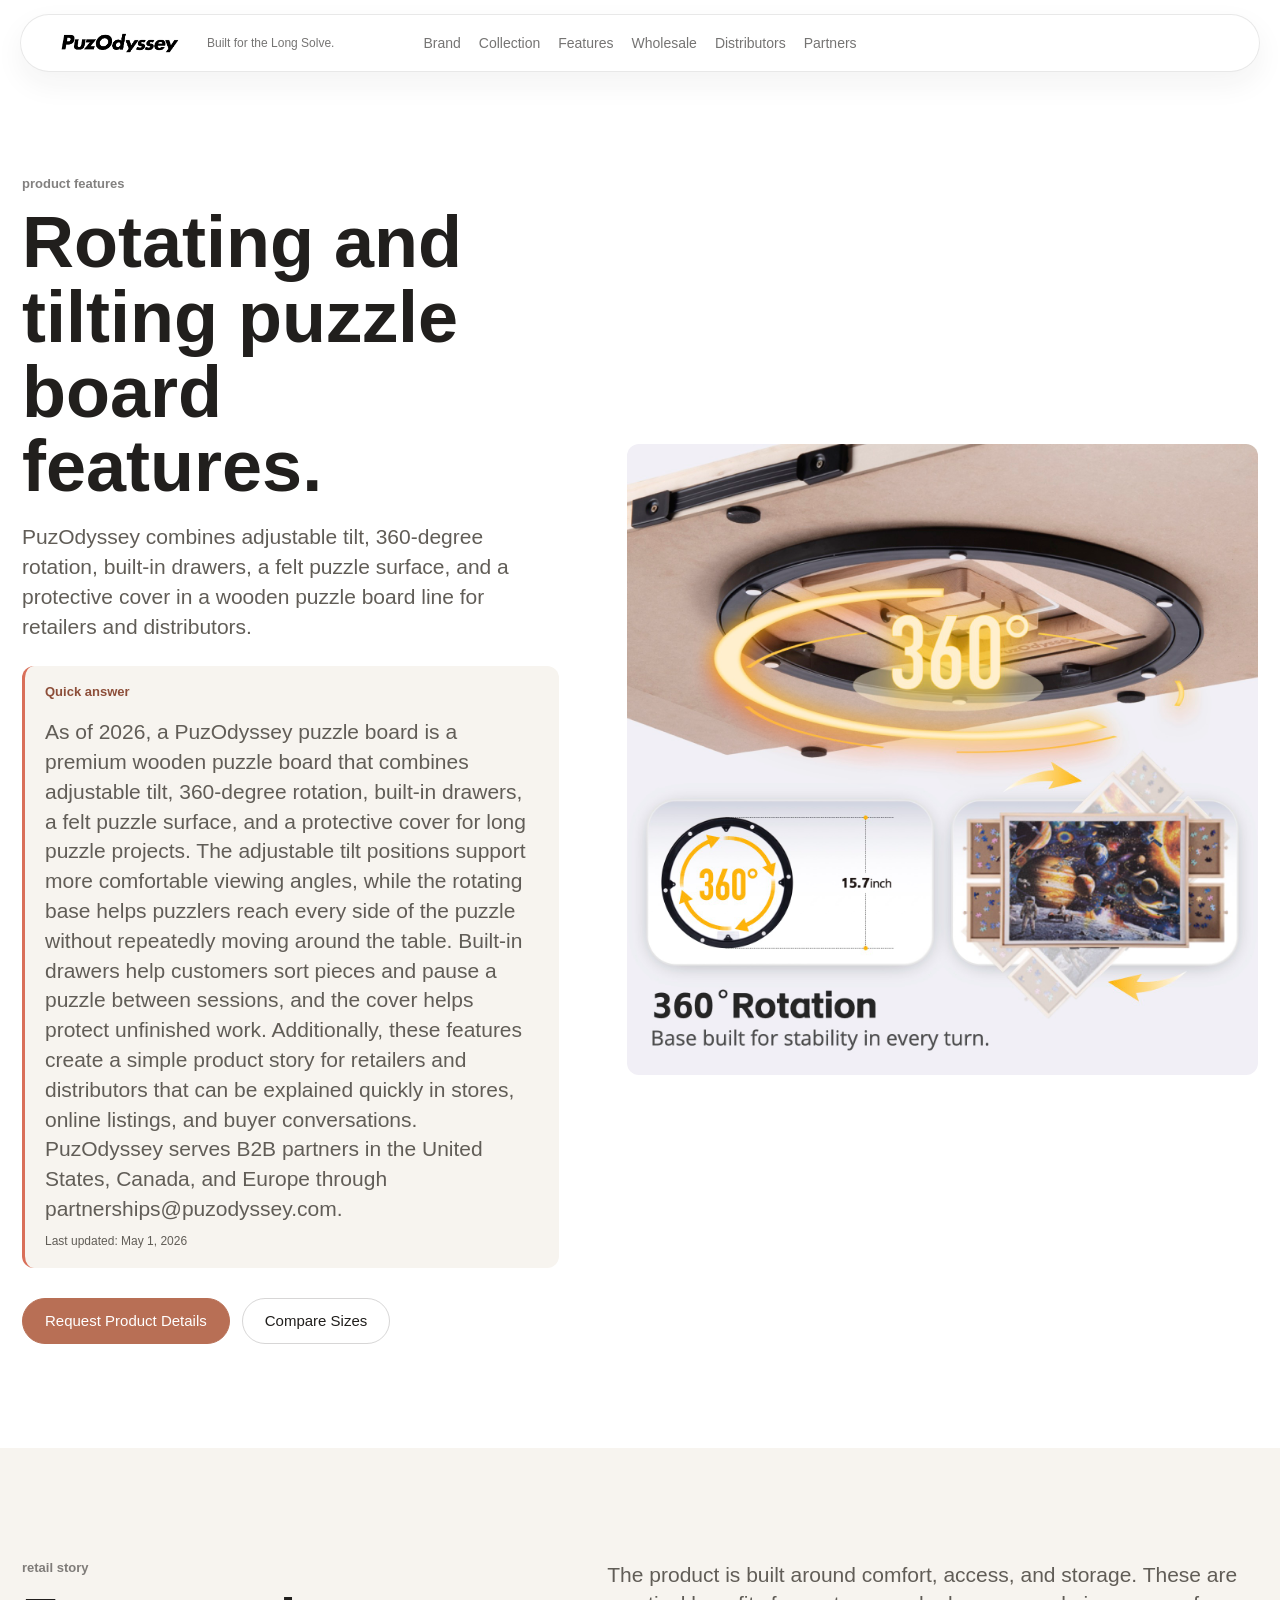
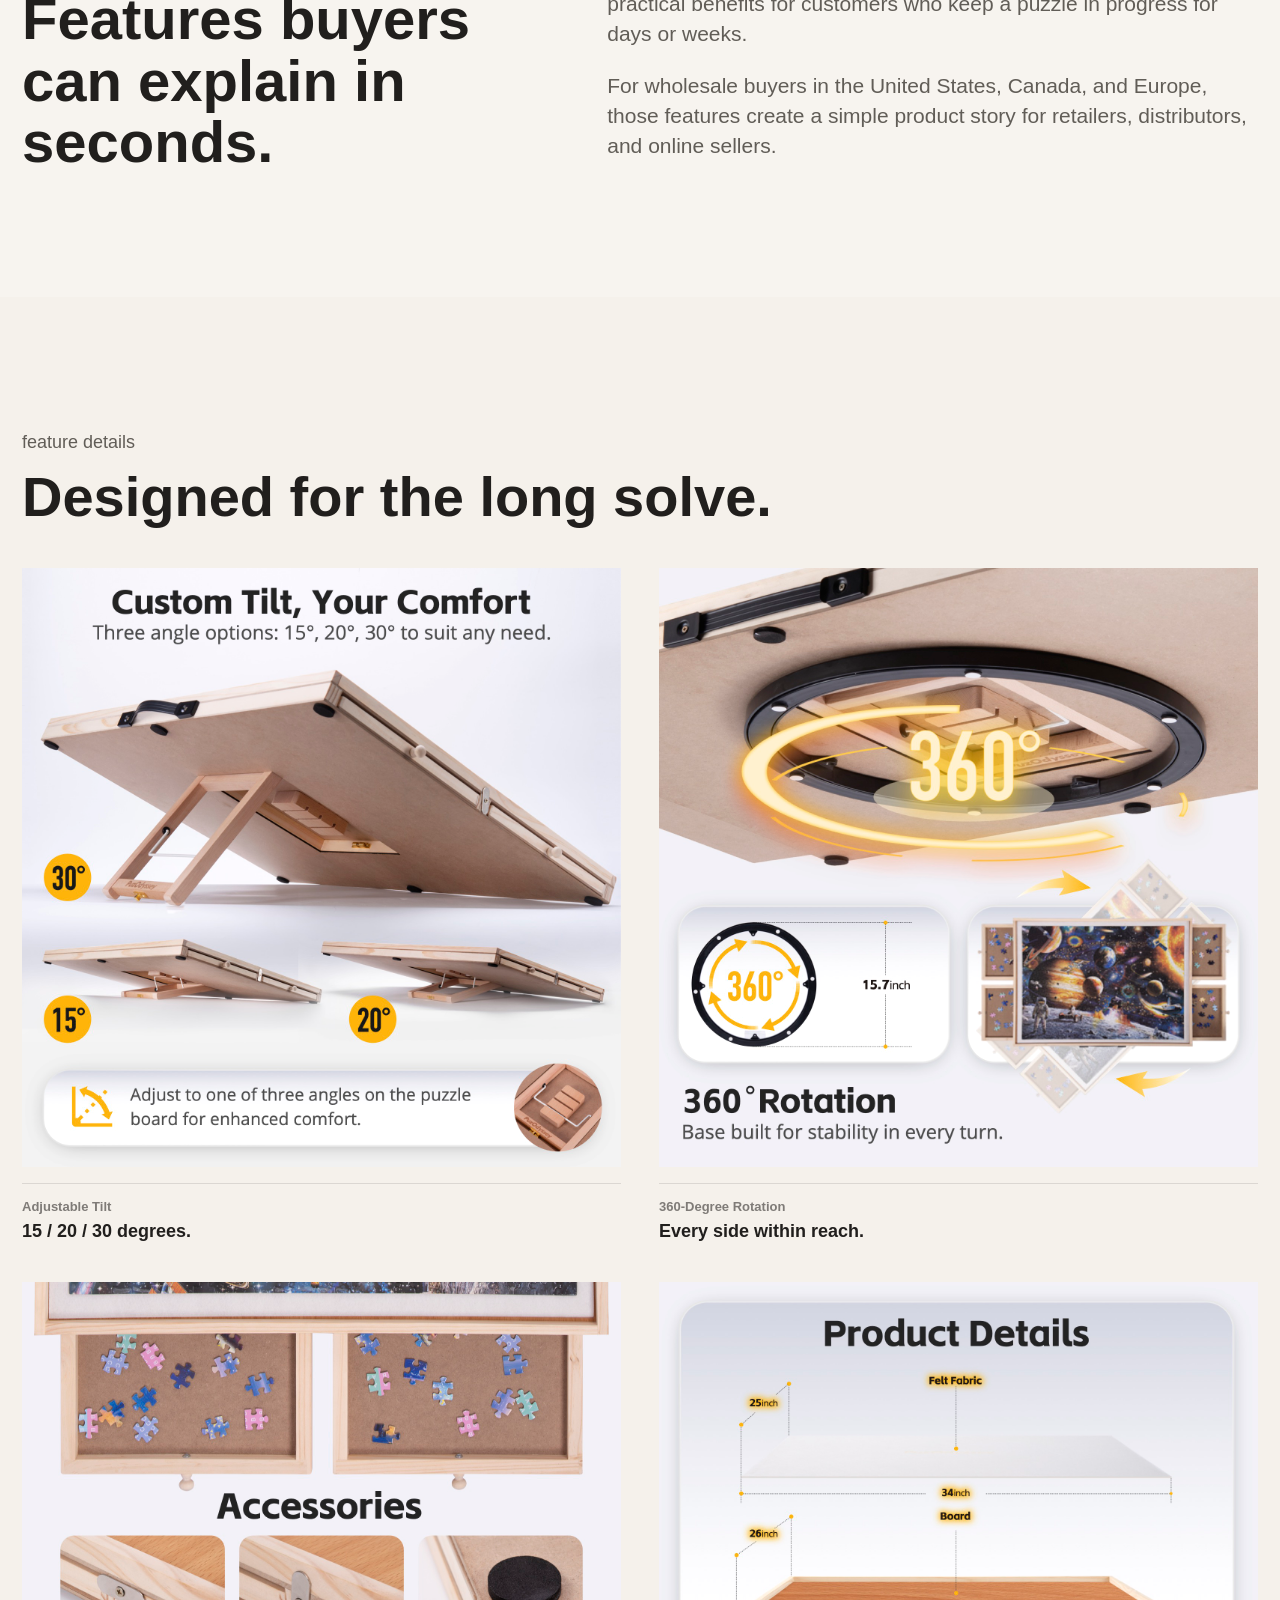
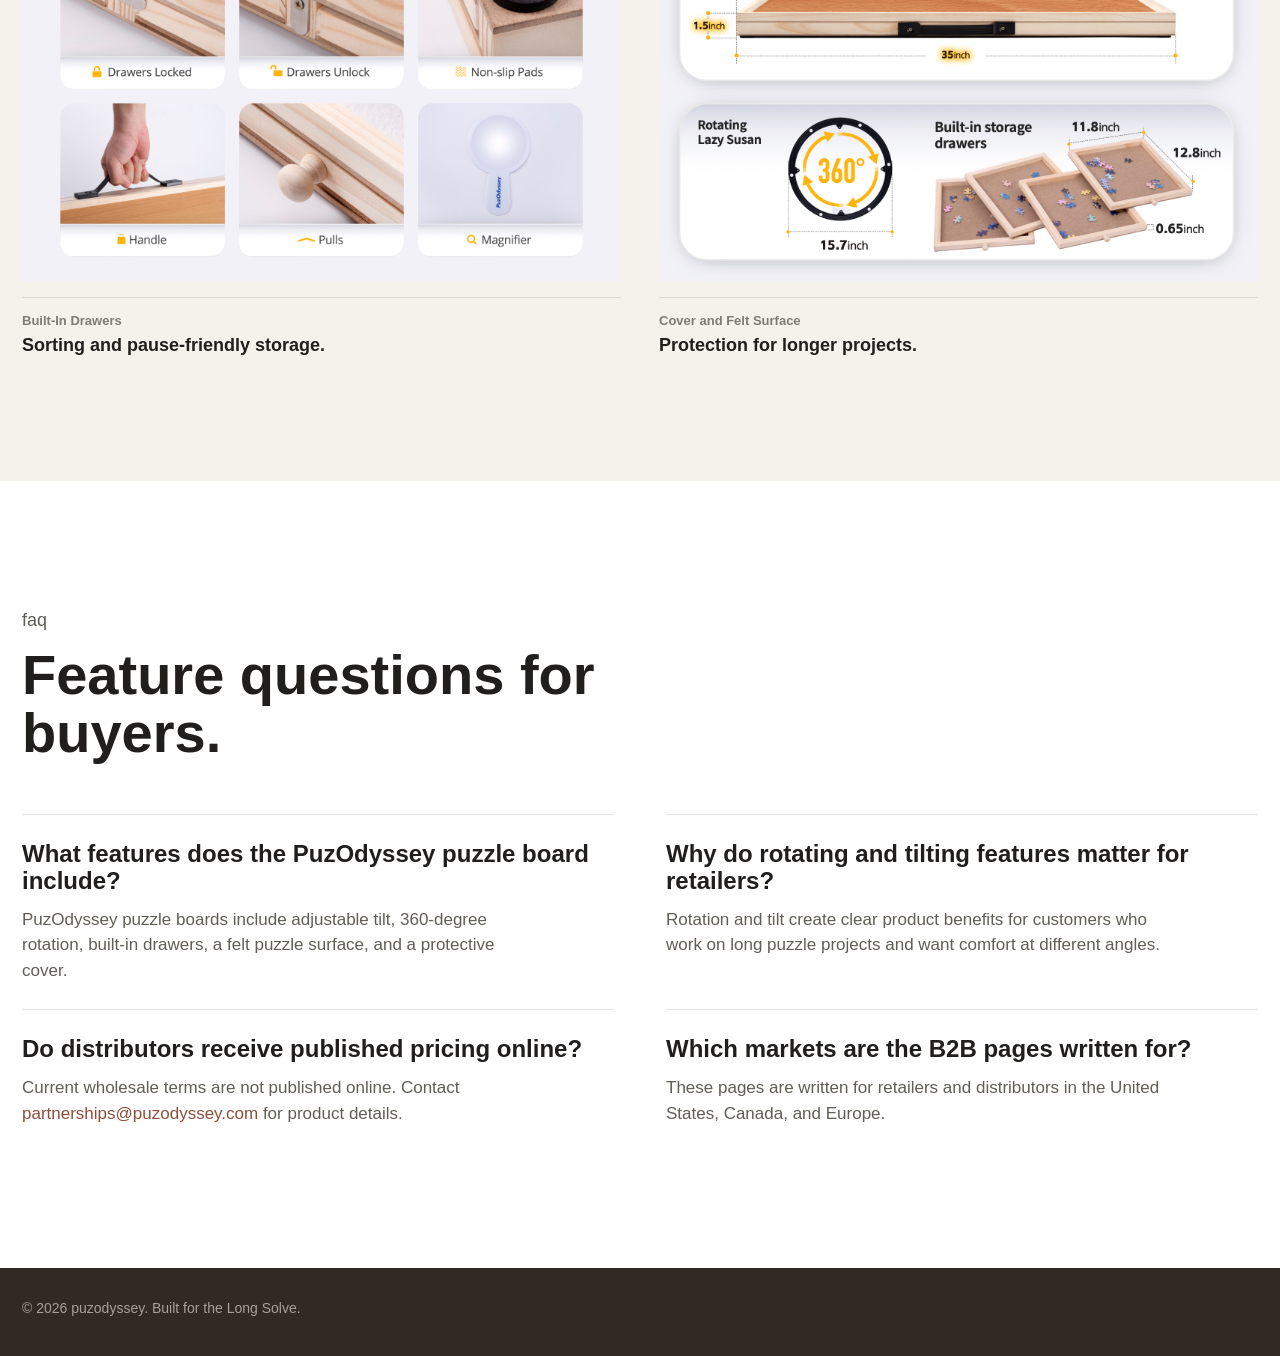
<file: rotating-tilting-puzzle-board.html>
<!doctype html>
<html lang="en">
  <head>
    <meta charset="UTF-8" />
    <meta name="viewport" content="width=device-width, initial-scale=1.0" />
    <title>Rotating and Tilting Puzzle Board Features | PuzOdyssey</title>
    <meta
      name="description"
      content="Explore PuzOdyssey rotating and tilting wooden puzzle board features for retailers and distributors in the United States, Canada, and Europe."
    />
    <link rel="canonical" href="https://puzodyssey.com/rotating-tilting-puzzle-board.html" />
    <link rel="alternate" type="text/plain" href="https://puzodyssey.com/llms.txt" title="PuzOdyssey AI summary" />
    <link rel="alternate" type="text/plain" href="https://puzodyssey.com/llms-full.txt" title="PuzOdyssey full AI reference" />
    <meta name="robots" content="index, follow" />
    <meta name="theme-color" content="#f5f5f7" />
    <link rel="icon" href="./favicon-48.png" type="image/png" sizes="48x48" />
    <link rel="icon" href="./favicon.svg" type="image/svg+xml" />
    <link rel="icon" href="./favicon.ico" type="image/png" sizes="32x32" />
    <link rel="apple-touch-icon" href="./apple-touch-icon.png" />
    <link rel="manifest" href="./site.webmanifest" />

    <meta property="og:type" content="website" />
    <meta property="og:site_name" content="PuzOdyssey" />
    <meta property="og:title" content="Rotating and Tilting Puzzle Board Features | PuzOdyssey" />
    <meta
      property="og:description"
      content="Adjustable tilt, 360-degree rotation, drawers, felt surface, and cover features for premium puzzle boards."
    />
    <meta property="og:url" content="https://puzodyssey.com/rotating-tilting-puzzle-board.html" />
    <meta
      property="og:image"
      content="https://puzodyssey.com/assets/product/puzodyssey-rotation.jpg"
    />

    <script type="application/ld+json">
      {
        "@context": "https://schema.org",
        "@type": "WebPage",
        "@id": "https://puzodyssey.com/rotating-tilting-puzzle-board.html#webpage",
        "url": "https://puzodyssey.com/rotating-tilting-puzzle-board.html",
        "name": "Rotating and Tilting Puzzle Board Features | PuzOdyssey",
        "description": "Explore PuzOdyssey rotating and tilting wooden puzzle board features for retailers and distributors in the United States, Canada, and Europe.",
        "isPartOf": {
          "@id": "https://puzodyssey.com/#website"
        },
        "about": {
          "@id": "https://puzodyssey.com/#organization"
        },
        "inLanguage": "en"
      }
    </script>
    <script type="application/ld+json">
      {
        "@context": "https://schema.org",
        "@type": "BreadcrumbList",
        "itemListElement": [
          {
            "@type": "ListItem",
            "position": 1,
            "name": "Home",
            "item": "https://puzodyssey.com/"
          },
          {
            "@type": "ListItem",
            "position": 2,
            "name": "Rotating and Tilting Puzzle Board Features",
            "item": "https://puzodyssey.com/rotating-tilting-puzzle-board.html"
          }
        ]
      }
    </script>
    <script type="application/ld+json">
      {
        "@context": "https://schema.org",
        "@type": "FAQPage",
        "mainEntity": [
          {
            "@type": "Question",
            "name": "What features does the PuzOdyssey puzzle board include?",
            "acceptedAnswer": {
              "@type": "Answer",
              "text": "PuzOdyssey puzzle boards include adjustable tilt, 360-degree rotation, built-in drawers, a felt puzzle surface, and a protective cover."
            }
          },
          {
            "@type": "Question",
            "name": "Why do rotating and tilting features matter for retailers?",
            "acceptedAnswer": {
              "@type": "Answer",
              "text": "Rotation and tilt give retailers and distributors clear product benefits to explain to customers who work on long puzzle projects."
            }
          },
          {
            "@type": "Question",
            "name": "How can B2B buyers contact PuzOdyssey?",
            "acceptedAnswer": {
              "@type": "Answer",
              "text": "Retailers and distributors in the United States, Canada, and Europe can contact partnerships@puzodyssey.com."
            }
          }
        ]
      }
    </script>
    <link rel="stylesheet" href="./styles.css?v=20260501-geo-launch" />
  </head>
  <body>
    <header class="site-header">
      <div class="nav-shell">
        <a class="brand" href="./" aria-label="puzodyssey home">
          <span class="brand-logo-frame">
            <img
              class="brand-logo brand-logo-nav"
              src="./assets/brand/puzodyssey-logo.png?v=20260421-logo"
              alt="puzodyssey"
              width="2372"
              height="1405"
            />
          </span>
          <span class="brand-slogan">Built for the Long Solve.</span>
        </a>

        <button class="nav-toggle" type="button" aria-expanded="false" aria-controls="site-nav">
          Menu
        </button>

        <nav class="site-nav" id="site-nav" data-open="false">
          <a href="./#brand">Brand</a>
          <a href="./#collection">Collection</a>
          <a href="./#features">Features</a>
          <a href="./wholesale-puzzle-boards.html">Wholesale</a>
          <a href="./puzzle-board-distributor.html">Distributors</a>
          <a href="./#partners">Partners</a>
        </nav>
      </div>
    </header>

    <main id="top">
      <section class="info-hero reveal">
        <div class="section-inner info-hero-grid">
          <div class="info-hero-copy">
            <p class="eyebrow">product features</p>
            <h1>Rotating and tilting puzzle board features.</h1>
            <p>
              PuzOdyssey combines adjustable tilt, 360-degree rotation, built-in
              drawers, a felt puzzle surface, and a protective cover in a wooden
              puzzle board line for retailers and distributors.
            </p>
            <div class="answer-card">
              <span>Quick answer</span>
              <p>
                As of 2026, a PuzOdyssey puzzle board is a premium wooden puzzle
                board that combines adjustable tilt, 360-degree rotation,
                built-in drawers, a felt puzzle surface, and a protective cover
                for long puzzle projects. The adjustable tilt
                positions support more comfortable viewing angles, while the
                rotating base helps puzzlers reach every side of the puzzle
                without repeatedly moving around the table. Built-in drawers
                help customers sort pieces and pause a puzzle between sessions,
                and the cover helps protect unfinished work. Additionally,
                these features create a simple product story for retailers and
                distributors that can be explained quickly in stores, online
                listings, and buyer conversations. PuzOdyssey serves B2B
                partners in the United States, Canada, and Europe through
                partnerships@puzodyssey.com.
              </p>
              <small>Last updated: May 1, 2026</small>
            </div>
            <div class="button-row">
              <a class="button button-primary" href="mailto:partnerships@puzodyssey.com">
                Request Product Details
              </a>
              <a class="button button-secondary" href="./puzzle-board-sizes.html">Compare Sizes</a>
            </div>
          </div>

          <figure class="info-hero-image">
            <img
              src="./assets/product/puzodyssey-rotation.jpg?v=20260421-feature"
              alt="PuzOdyssey 360-degree rotating wooden puzzle board"
              width="1600"
              height="1600"
              fetchpriority="high"
            />
          </figure>
        </div>
      </section>

      <section class="info-section info-section-light reveal">
        <div class="section-inner info-layout">
          <div>
            <p class="eyebrow">retail story</p>
            <h2>Features buyers can explain in seconds.</h2>
          </div>
          <div class="info-copy">
            <p>
              The product is built around comfort, access, and storage. These
              are practical benefits for customers who keep a puzzle in progress
              for days or weeks.
            </p>
            <p>
              For wholesale buyers in the United States, Canada, and Europe,
              those features create a simple product story for retailers,
              distributors, and online sellers.
            </p>
          </div>
        </div>
      </section>

      <section class="info-section reveal">
        <div class="section-inner">
          <div class="section-heading">
            <p class="eyebrow">feature details</p>
            <h2>Designed for the long solve.</h2>
          </div>
          <div class="feature-grid">
            <article>
              <img
                src="./assets/product/puzodyssey-accessories.jpg?v=20260421-feature"
                alt="PuzOdyssey adjustable tilt feature for wholesale buyers"
                width="1600"
                height="1600"
                loading="lazy"
                decoding="async"
              />
              <span>Adjustable Tilt</span>
              <strong>15 / 20 / 30 degrees.</strong>
            </article>
            <article>
              <img
                src="./assets/product/puzodyssey-rotation.jpg?v=20260421-feature"
                alt="PuzOdyssey rotating puzzle board base"
                width="1600"
                height="1600"
                loading="lazy"
                decoding="async"
              />
              <span>360-Degree Rotation</span>
              <strong>Every side within reach.</strong>
            </article>
            <article>
              <img
                src="./assets/product/puzodyssey-details.jpg?v=20260421-feature"
                alt="PuzOdyssey built-in puzzle board drawers"
                width="1600"
                height="1600"
                loading="lazy"
                decoding="async"
              />
              <span>Built-In Drawers</span>
              <strong>Sorting and pause-friendly storage.</strong>
            </article>
            <article>
              <img
                src="./assets/product/puzodyssey-tilt.jpg?v=20260421-feature"
                alt="PuzOdyssey puzzle board cover and felt surface"
                width="1600"
                height="1600"
                loading="lazy"
                decoding="async"
              />
              <span>Cover and Felt Surface</span>
              <strong>Protection for longer projects.</strong>
            </article>
          </div>
        </div>
      </section>

      <section class="faq-scene reveal">
        <div class="section-inner">
          <div class="section-heading">
            <p class="eyebrow">faq</p>
            <h2>Feature questions for buyers.</h2>
          </div>
          <div class="faq-list">
            <article>
              <h3>What features does the PuzOdyssey puzzle board include?</h3>
              <p>
                PuzOdyssey puzzle boards include adjustable tilt, 360-degree
                rotation, built-in drawers, a felt puzzle surface, and a
                protective cover.
              </p>
            </article>
            <article>
              <h3>Why do rotating and tilting features matter for retailers?</h3>
              <p>
                Rotation and tilt create clear product benefits for customers
                who work on long puzzle projects and want comfort at different
                angles.
              </p>
            </article>
            <article>
              <h3>Do distributors receive published pricing online?</h3>
              <p>
                Current wholesale terms are not published online. Contact
                <a href="mailto:partnerships@puzodyssey.com">partnerships@puzodyssey.com</a>
                for product details.
              </p>
            </article>
            <article>
              <h3>Which markets are the B2B pages written for?</h3>
              <p>
                These pages are written for retailers and distributors in the
                United States, Canada, and Europe.
              </p>
            </article>
          </div>
        </div>
      </section>
    </main>

    <footer class="site-footer">
      <div class="section-inner footer-inner">
        <p>© <span id="year"></span> puzodyssey. Built for the Long Solve.</p>
      </div>
    </footer>

    <script src="./script.js"></script>
  </body>
</html>
</file>
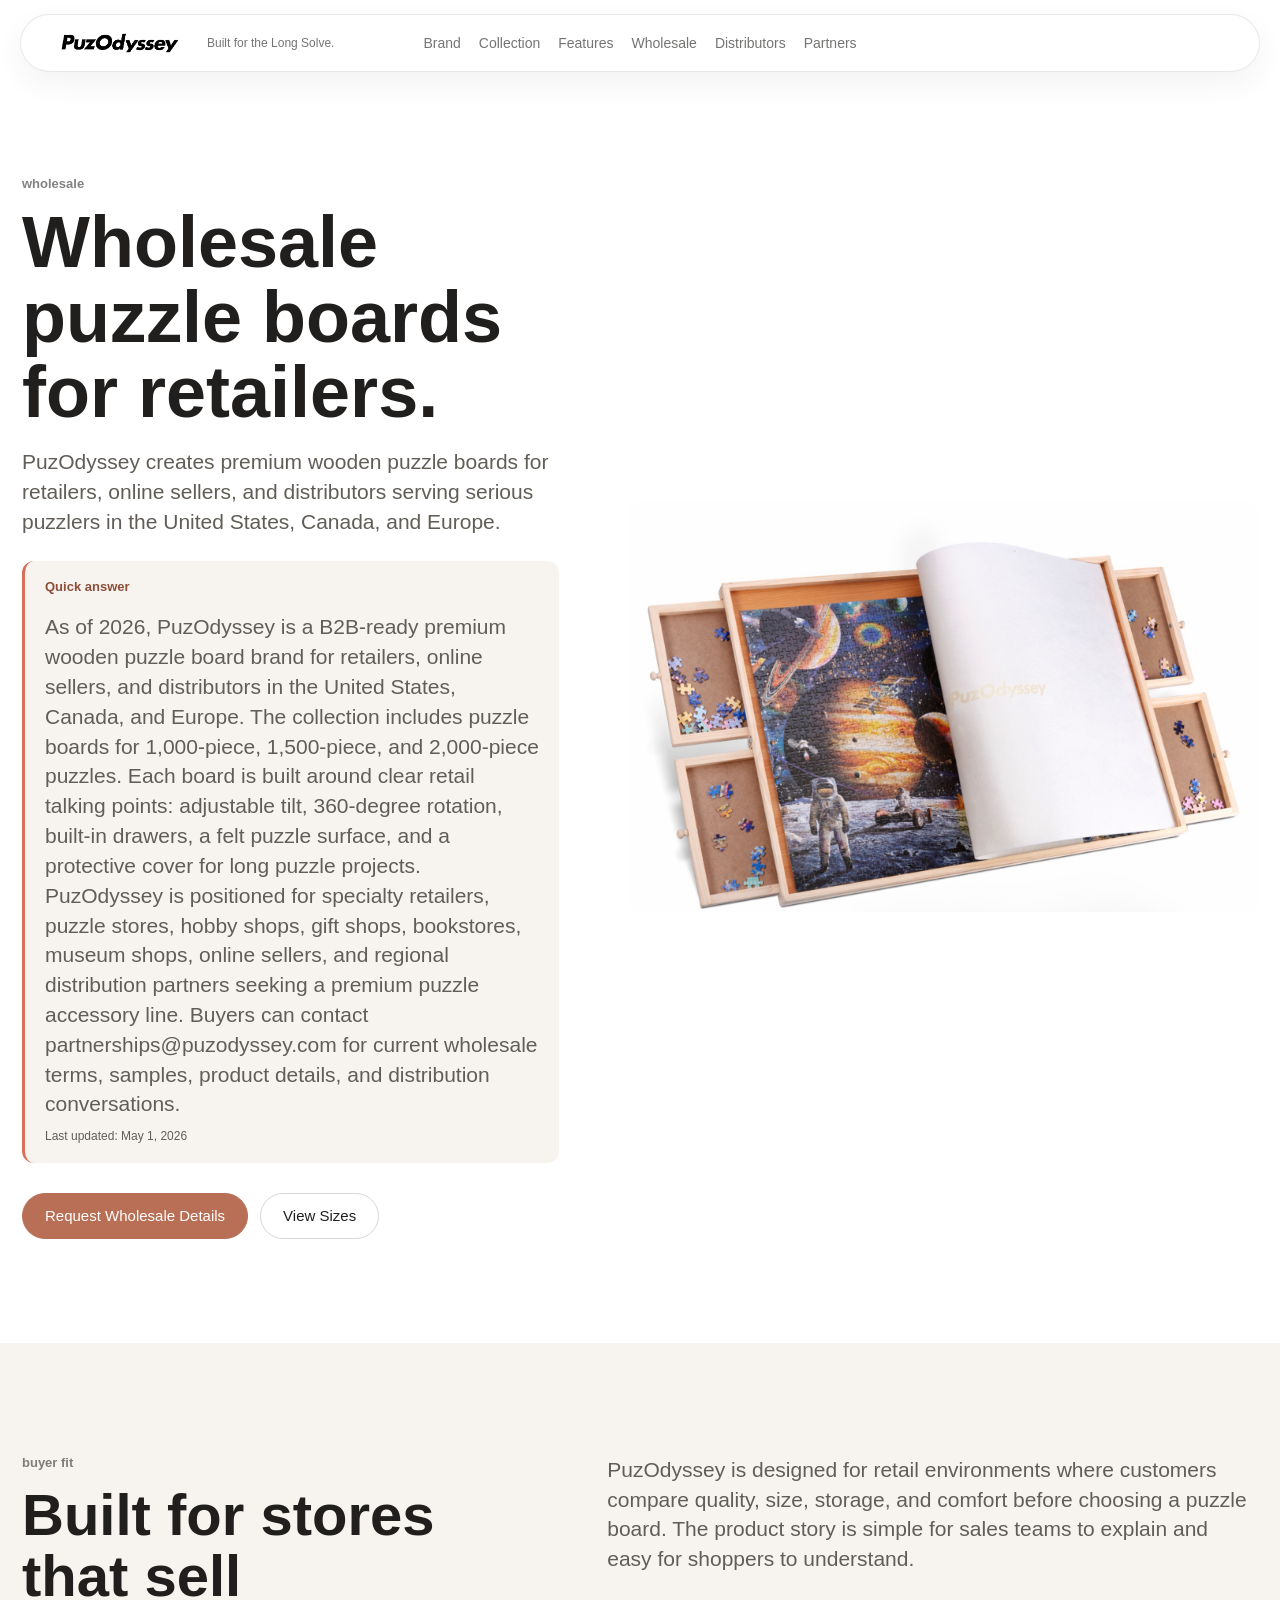
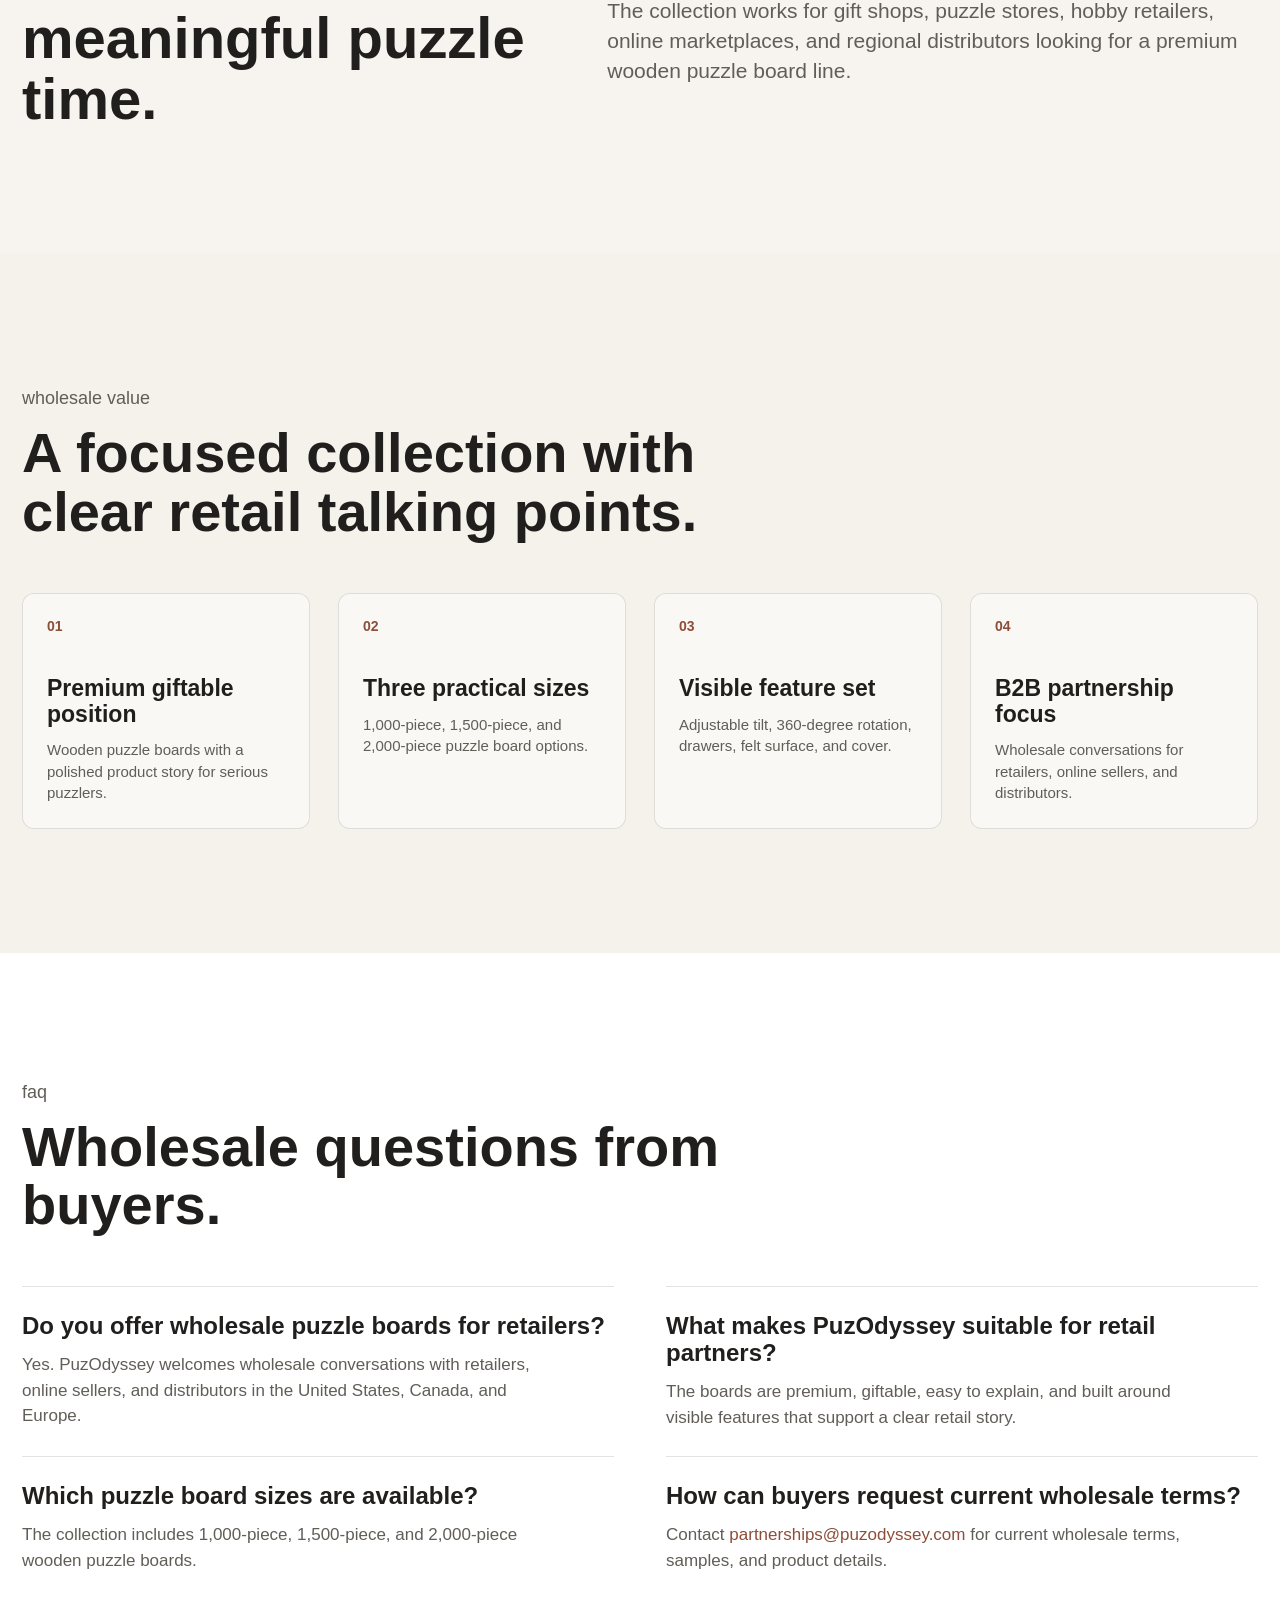
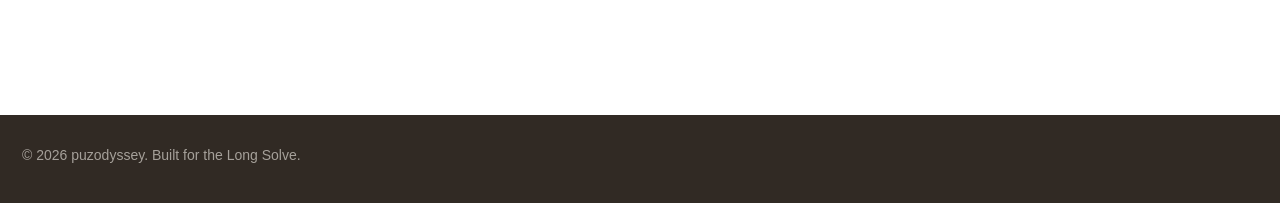
<file: wholesale-puzzle-boards.html>
<!doctype html>
<html lang="en">
  <head>
    <meta charset="UTF-8" />
    <meta name="viewport" content="width=device-width, initial-scale=1.0" />
    <title>Wholesale Puzzle Boards for Retailers | PuzOdyssey</title>
    <meta
      name="description"
      content="PuzOdyssey offers premium wholesale puzzle boards for retailers, online sellers, and distributors in the United States, Canada, and Europe."
    />
    <link rel="canonical" href="https://puzodyssey.com/wholesale-puzzle-boards.html" />
    <link rel="alternate" type="text/plain" href="https://puzodyssey.com/llms.txt" title="PuzOdyssey AI summary" />
    <link rel="alternate" type="text/plain" href="https://puzodyssey.com/llms-full.txt" title="PuzOdyssey full AI reference" />
    <meta name="robots" content="index, follow" />
    <meta name="theme-color" content="#f5f5f7" />
    <link rel="icon" href="./favicon-48.png" type="image/png" sizes="48x48" />
    <link rel="icon" href="./favicon.svg" type="image/svg+xml" />
    <link rel="icon" href="./favicon.ico" type="image/png" sizes="32x32" />
    <link rel="apple-touch-icon" href="./apple-touch-icon.png" />
    <link rel="manifest" href="./site.webmanifest" />

    <meta property="og:type" content="website" />
    <meta property="og:site_name" content="PuzOdyssey" />
    <meta property="og:title" content="Wholesale Puzzle Boards for Retailers | PuzOdyssey" />
    <meta
      property="og:description"
      content="Premium rotating and tilting wooden puzzle boards for B2B retail and distribution partners."
    />
    <meta property="og:url" content="https://puzodyssey.com/wholesale-puzzle-boards.html" />
    <meta
      property="og:image"
      content="https://puzodyssey.com/assets/product/puzodyssey-hero-product.jpg"
    />

    <script type="application/ld+json">
      {
        "@context": "https://schema.org",
        "@type": "WebPage",
        "@id": "https://puzodyssey.com/wholesale-puzzle-boards.html#webpage",
        "url": "https://puzodyssey.com/wholesale-puzzle-boards.html",
        "name": "Wholesale Puzzle Boards for Retailers | PuzOdyssey",
        "description": "PuzOdyssey offers premium wholesale puzzle boards for retailers, online sellers, and distributors in the United States, Canada, and Europe.",
        "isPartOf": {
          "@id": "https://puzodyssey.com/#website"
        },
        "about": {
          "@id": "https://puzodyssey.com/#organization"
        },
        "inLanguage": "en"
      }
    </script>
    <script type="application/ld+json">
      {
        "@context": "https://schema.org",
        "@type": "BreadcrumbList",
        "itemListElement": [
          {
            "@type": "ListItem",
            "position": 1,
            "name": "Home",
            "item": "https://puzodyssey.com/"
          },
          {
            "@type": "ListItem",
            "position": 2,
            "name": "Wholesale Puzzle Boards",
            "item": "https://puzodyssey.com/wholesale-puzzle-boards.html"
          }
        ]
      }
    </script>
    <script type="application/ld+json">
      {
        "@context": "https://schema.org",
        "@type": "FAQPage",
        "mainEntity": [
          {
            "@type": "Question",
            "name": "Do you offer wholesale puzzle boards for retailers?",
            "acceptedAnswer": {
              "@type": "Answer",
              "text": "Yes. PuzOdyssey welcomes wholesale conversations with retailers, online sellers, and distributors in the United States, Canada, and Europe."
            }
          },
          {
            "@type": "Question",
            "name": "What makes PuzOdyssey suitable for retail partners?",
            "acceptedAnswer": {
              "@type": "Answer",
              "text": "PuzOdyssey puzzle boards are premium, giftable, easy to explain, and built around visible product features such as adjustable tilt, 360-degree rotation, built-in drawers, and a protective cover."
            }
          },
          {
            "@type": "Question",
            "name": "Which puzzle board sizes are available?",
            "acceptedAnswer": {
              "@type": "Answer",
              "text": "The collection includes wooden puzzle boards for 1,000-piece, 1,500-piece, and 2,000-piece puzzles."
            }
          },
          {
            "@type": "Question",
            "name": "How can buyers request wholesale terms?",
            "acceptedAnswer": {
              "@type": "Answer",
              "text": "Buyers can contact PuzOdyssey at partnerships@puzodyssey.com for current wholesale terms, samples, and product details."
            }
          }
        ]
      }
    </script>
    <link rel="stylesheet" href="./styles.css?v=20260501-geo-launch" />
  </head>
  <body>
    <header class="site-header">
      <div class="nav-shell">
        <a class="brand" href="./" aria-label="puzodyssey home">
          <span class="brand-logo-frame">
            <img
              class="brand-logo brand-logo-nav"
              src="./assets/brand/puzodyssey-logo.png?v=20260421-logo"
              alt="puzodyssey"
              width="2372"
              height="1405"
            />
          </span>
          <span class="brand-slogan">Built for the Long Solve.</span>
        </a>

        <button class="nav-toggle" type="button" aria-expanded="false" aria-controls="site-nav">
          Menu
        </button>

        <nav class="site-nav" id="site-nav" data-open="false">
          <a href="./#brand">Brand</a>
          <a href="./#collection">Collection</a>
          <a href="./#features">Features</a>
          <a href="./wholesale-puzzle-boards.html">Wholesale</a>
          <a href="./puzzle-board-distributor.html">Distributors</a>
          <a href="./#partners">Partners</a>
        </nav>
      </div>
    </header>

    <main id="top">
      <section class="info-hero reveal">
        <div class="section-inner info-hero-grid">
          <div class="info-hero-copy">
            <p class="eyebrow">wholesale</p>
            <h1>Wholesale puzzle boards for retailers.</h1>
            <p>
              PuzOdyssey creates premium wooden puzzle boards for retailers,
              online sellers, and distributors serving serious puzzlers in the
              United States, Canada, and Europe.
            </p>
            <div class="answer-card">
              <span>Quick answer</span>
              <p>
                As of 2026, PuzOdyssey is a B2B-ready premium wooden puzzle
                board brand for retailers, online sellers, and distributors in
                the United States, Canada, and Europe. The collection includes puzzle boards for
                1,000-piece, 1,500-piece, and 2,000-piece puzzles. Each board is
                built around clear retail talking points: adjustable tilt,
                360-degree rotation, built-in drawers, a felt puzzle surface,
                and a protective cover for long puzzle projects. PuzOdyssey is
                positioned for specialty retailers, puzzle stores, hobby shops,
                gift shops, bookstores, museum shops, online sellers, and
                regional distribution partners seeking a premium puzzle
                accessory line. Buyers can contact partnerships@puzodyssey.com
                for current wholesale terms, samples, product details, and
                distribution conversations.
              </p>
              <small>Last updated: May 1, 2026</small>
            </div>
            <div class="button-row">
              <a class="button button-primary" href="mailto:partnerships@puzodyssey.com">
                Request Wholesale Details
              </a>
              <a class="button button-secondary" href="./puzzle-board-sizes.html">View Sizes</a>
            </div>
          </div>

          <figure class="info-hero-image">
            <img
              src="./assets/product/puzodyssey-hero-product.jpg?v=20260421-hero"
              alt="PuzOdyssey wooden puzzle board for wholesale retail partners"
              width="1600"
              height="1040"
              fetchpriority="high"
            />
          </figure>
        </div>
      </section>

      <section class="info-section info-section-light reveal">
        <div class="section-inner info-layout">
          <div>
            <p class="eyebrow">buyer fit</p>
            <h2>Built for stores that sell meaningful puzzle time.</h2>
          </div>
          <div class="info-copy">
            <p>
              PuzOdyssey is designed for retail environments where customers
              compare quality, size, storage, and comfort before choosing a
              puzzle board. The product story is simple for sales teams to
              explain and easy for shoppers to understand.
            </p>
            <p>
              The collection works for gift shops, puzzle stores, hobby
              retailers, online marketplaces, and regional distributors looking
              for a premium wooden puzzle board line.
            </p>
          </div>
        </div>
      </section>

      <section class="info-section reveal">
        <div class="section-inner">
          <div class="section-heading">
            <p class="eyebrow">wholesale value</p>
            <h2>A focused collection with clear retail talking points.</h2>
          </div>
          <div class="info-card-grid">
            <article>
              <span>01</span>
              <strong>Premium giftable position</strong>
              <p>Wooden puzzle boards with a polished product story for serious puzzlers.</p>
            </article>
            <article>
              <span>02</span>
              <strong>Three practical sizes</strong>
              <p>1,000-piece, 1,500-piece, and 2,000-piece puzzle board options.</p>
            </article>
            <article>
              <span>03</span>
              <strong>Visible feature set</strong>
              <p>Adjustable tilt, 360-degree rotation, drawers, felt surface, and cover.</p>
            </article>
            <article>
              <span>04</span>
              <strong>B2B partnership focus</strong>
              <p>Wholesale conversations for retailers, online sellers, and distributors.</p>
            </article>
          </div>
        </div>
      </section>

      <section class="faq-scene reveal">
        <div class="section-inner">
          <div class="section-heading">
            <p class="eyebrow">faq</p>
            <h2>Wholesale questions from buyers.</h2>
          </div>
          <div class="faq-list">
            <article>
              <h3>Do you offer wholesale puzzle boards for retailers?</h3>
              <p>
                Yes. PuzOdyssey welcomes wholesale conversations with retailers,
                online sellers, and distributors in the United States, Canada,
                and Europe.
              </p>
            </article>
            <article>
              <h3>What makes PuzOdyssey suitable for retail partners?</h3>
              <p>
                The boards are premium, giftable, easy to explain, and built
                around visible features that support a clear retail story.
              </p>
            </article>
            <article>
              <h3>Which puzzle board sizes are available?</h3>
              <p>
                The collection includes 1,000-piece, 1,500-piece, and 2,000-piece
                wooden puzzle boards.
              </p>
            </article>
            <article>
              <h3>How can buyers request current wholesale terms?</h3>
              <p>
                Contact
                <a href="mailto:partnerships@puzodyssey.com">partnerships@puzodyssey.com</a>
                for current wholesale terms, samples, and product details.
              </p>
            </article>
          </div>
        </div>
      </section>
    </main>

    <footer class="site-footer">
      <div class="section-inner footer-inner">
        <p>© <span id="year"></span> puzodyssey. Built for the Long Solve.</p>
      </div>
    </footer>

    <script src="./script.js"></script>
  </body>
</html>
</file>
<file: styles.css>
:root {
  --black: #222222;
  --near-black: #222222;
  --white: #ffffff;
  --gray: #f8f6f2;
  --panel-gray: #f6f5f4;
  --surface-soft: #fbfaf7;
  --photo-white: #fefefe;
  --photo-cool-white: #f0eff5;
  --photo-warm-white: #f7f2ed;
  --photo-clean-white: #fefefe;
  --surface-card: #ffffff;
  --wood: #b97859;
  --wood-dark: #8d4e39;
  --coral: #d96f59;
  --coral-active: #bf563f;
  --dark-panel: #2f2923;
  --dark-panel-soft: #3a332c;
  --muted: #615d59;
  --muted-soft: #8e8982;
  --muted-dark: rgba(255, 255, 255, 0.76);
  --line: rgba(0, 0, 0, 0.1);
  --line-dark: rgba(255, 255, 255, 0.18);
  --blue: #d96f59;
  --blue-dark: #8d4e39;
  --content: 1240px;
  --radius: 14px;
  --pill: 980px;
  --font: -apple-system, BlinkMacSystemFont, "SF Pro Text", "SF Pro Display",
    "Helvetica Neue", Helvetica, Arial, sans-serif;
  --font-display: var(--font);
}

* {
  box-sizing: border-box;
}

html {
  scroll-behavior: smooth;
}

body {
  margin: 0;
  min-height: 100vh;
  color: var(--near-black);
  background: var(--white);
  font-family: var(--font);
  overflow-x: hidden;
  -webkit-font-smoothing: antialiased;
  text-rendering: optimizeLegibility;
}

a {
  color: inherit;
  text-decoration: none;
}

button {
  font: inherit;
}

img {
  display: block;
  max-width: 100%;
}

.site-header {
  position: sticky;
  top: 12px;
  z-index: 20;
  padding: 0 18px;
}

.nav-shell {
  width: min(100%, var(--content));
  min-height: 58px;
  margin: 0 auto;
  padding: 0 18px;
  display: grid;
  grid-template-columns: 1fr auto 1fr;
  align-items: center;
  gap: 22px;
  border-radius: var(--pill);
  color: var(--near-black);
  background: rgba(255, 255, 255, 0.92);
  border: 1px solid var(--line);
  backdrop-filter: saturate(180%) blur(20px);
  box-shadow:
    rgba(0, 0, 0, 0.04) 0 4px 18px,
    rgba(0, 0, 0, 0.02) 0 1px 4px;
}

.brand {
  min-width: 360px;
  height: 32px;
  display: flex;
  align-items: center;
  gap: 16px;
  justify-content: flex-start;
  color: var(--near-black);
  white-space: nowrap;
}

.brand-logo-frame {
  width: 160px;
  height: 30px;
  display: flex;
  align-items: center;
  overflow: hidden;
}

.brand-logo {
  width: 100%;
  height: auto;
}

.brand-logo-nav {
  width: 170px;
  height: auto;
  max-width: none;
  object-fit: contain;
  object-position: center;
  filter: none;
}

.brand-slogan {
  color: var(--muted);
  font-size: 12px;
  font-weight: 400;
  line-height: 1;
  letter-spacing: 0;
}

.site-nav {
  display: flex;
  align-items: center;
  gap: 18px;
  grid-column: 2;
}

.site-nav a,
.header-cta,
.nav-toggle {
  color: var(--muted);
  font-size: 14px;
  line-height: 1;
  transition:
    color 180ms ease,
    background-color 180ms ease,
    opacity 180ms ease;
}

.site-nav a:hover,
.site-nav a:focus-visible {
  color: var(--near-black);
}

.header-cta,
.nav-toggle {
  justify-self: end;
  min-height: 32px;
  padding: 0 16px;
  border: 0;
  border-radius: var(--pill);
  color: var(--near-black);
  background: var(--panel-gray);
}

.header-cta:hover,
.header-cta:focus-visible,
.nav-toggle:hover,
.nav-toggle:focus-visible {
  color: var(--near-black);
  background: #eeece8;
}

.nav-toggle {
  display: none;
}

.section-inner {
  width: min(calc(100% - 44px), var(--content));
  margin: 0 auto;
}

.hero {
  padding: 104px 0 86px;
  background:
    radial-gradient(ellipse at 78% 18%, rgba(185, 120, 89, 0.11), transparent 30%),
    linear-gradient(180deg, #ffffff 0%, #fbfaf7 100%);
}

.hero-copy {
  width: min(calc(100% - 44px), var(--content));
  margin: 0 auto;
}

h1,
h2,
h3,
p {
  margin: 0;
}

h1,
h2 {
  color: inherit;
  font-family: var(--font-display);
  font-weight: 700;
  letter-spacing: 0;
}

h1 {
  max-width: 920px;
  font-size: 76px;
  line-height: 1.02;
}

.hero-copy h1 {
  max-width: 970px;
  white-space: normal;
}

.hero-copy p {
  max-width: 780px;
  margin-top: 20px;
  color: var(--muted);
  font-size: 21px;
  font-weight: 500;
  line-height: 1.36;
  letter-spacing: 0;
}

.button-row {
  display: flex;
  flex-wrap: wrap;
  gap: 12px;
  margin-top: 30px;
}

.button {
  display: inline-flex;
  align-items: center;
  justify-content: center;
  min-height: 48px;
  padding: 0 24px;
  border: 1px solid transparent;
  border-radius: 999px;
  font-size: 16px;
  font-weight: 600;
  line-height: 1;
  transition:
    background-color 180ms ease,
    border-color 180ms ease,
    color 180ms ease;
}

.button-primary {
  color: var(--white);
  background: var(--coral);
  border-color: var(--coral);
}

.button-primary:hover,
.button-primary:focus-visible {
  background: var(--coral-active);
  border-color: var(--coral-active);
}

.button-secondary {
  color: var(--near-black);
  background: var(--white);
  border-color: var(--line);
}

.button-secondary:hover,
.button-secondary:focus-visible {
  border-color: rgba(0, 0, 0, 0.22);
}

.hero-product {
  width: min(calc(100% - 44px), 1180px);
  margin: 56px auto 0;
}

.hero-product img {
  width: 100%;
  height: auto;
  border-radius: 20px;
  filter: saturate(0.96) contrast(1.01);
  box-shadow:
    rgba(0, 0, 0, 0.04) 0 4px 18px,
    rgba(0, 0, 0, 0.02) 0 1px 4px;
}

.hero-proof {
  width: min(calc(100% - 44px), var(--content));
  margin: 36px auto 0;
  display: grid;
  grid-template-columns: repeat(3, minmax(0, 1fr));
  gap: 22px;
}

.hero-proof article {
  padding: 22px;
  border: 1px solid var(--line);
  border-radius: 18px;
  background: var(--white);
}

.hero-proof span,
.eyebrow,
.size-card span,
.feature-grid span {
  display: block;
  color: var(--muted);
  font-size: 14px;
  font-weight: 600;
  line-height: 1.29;
  letter-spacing: 0;
}

.hero-proof strong,
.size-card strong,
.feature-grid strong {
  display: block;
  margin-top: 5px;
  color: var(--near-black);
  font-size: 19px;
  font-weight: 600;
  line-height: 1.2;
  letter-spacing: 0;
}

.brand-scene {
  min-height: 780px;
  padding: 96px 0;
  display: grid;
  grid-template-columns: minmax(32px, 1fr) minmax(0, 520px) minmax(0, 760px) minmax(32px, 1fr);
  align-items: center;
  gap: 70px;
  background: var(--white);
  overflow: hidden;
}

.scene-copy {
  grid-column: 2;
}

.scene-copy h2,
.section-heading h2,
.values-scene h2,
.wholesale-copy h2,
.partner-content h2 {
  margin-top: 12px;
  font-size: 58px;
  line-height: 1;
}

.scene-copy p:not(.eyebrow),
.section-heading p,
.wholesale-copy p,
.partner-lead {
  margin-top: 20px;
  color: var(--muted);
  font-size: 20px;
  font-weight: 500;
  line-height: 1.4;
  letter-spacing: 0;
}

.scene-image {
  grid-column: 3 / 5;
  margin: 0;
}

.scene-image img {
  width: 100%;
  height: auto;
  border-radius: 28px;
  mix-blend-mode: normal;
  filter: saturate(0.96) contrast(1.02);
}

.values-scene {
  padding: 96px 0 108px;
  color: var(--near-black);
  background: var(--panel-gray);
}

.values-scene .eyebrow,
.partner-scene .eyebrow {
  color: var(--muted);
}

.values-scene h2 {
  max-width: none;
  white-space: nowrap;
}

.value-strip {
  margin-top: 44px;
  display: grid;
  grid-template-columns: repeat(4, minmax(0, 1fr));
  gap: 34px;
}

.value-strip article {
  min-height: 250px;
  padding: 24px;
  border: 1px solid var(--line);
  border-radius: 18px;
  background: var(--white);
  box-shadow:
    rgba(0, 0, 0, 0.025) 0 4px 18px,
    rgba(0, 0, 0, 0.01) 0 1px 3px;
}

.value-top {
  margin-bottom: 62px;
  display: flex;
  align-items: center;
  justify-content: space-between;
}

.value-icon {
  display: inline-grid;
  width: 40px;
  height: 40px;
  place-items: center;
  border-radius: 50%;
  background: #fff2ed;
  font-size: 23px;
  line-height: 1;
}

.value-index {
  display: block;
  color: var(--muted-soft);
  font-size: 14px;
  font-weight: 600;
}

.value-strip h3 {
  color: var(--near-black);
  font-size: 24px;
  font-weight: 600;
  line-height: 1.12;
  letter-spacing: 0;
}

.value-strip p {
  margin-top: 12px;
  color: var(--muted);
  font-size: 15px;
  line-height: 1.43;
}

.collection-scene,
.feature-scene {
  padding: 96px 0 108px;
  background: var(--white);
}

.section-heading {
  max-width: 820px;
}

.section-heading h2 {
  max-width: none;
}

.section-heading p {
  max-width: 680px;
}

.size-grid {
  margin-top: 42px;
  display: grid;
  grid-template-columns: repeat(3, minmax(0, 1fr));
  gap: 34px;
}

.size-card {
  display: grid;
  align-content: start;
  padding: 12px 12px 22px;
  border: 1px solid var(--line);
  border-radius: 22px;
  background: var(--white);
  box-shadow:
    rgba(0, 0, 0, 0.04) 0 4px 18px,
    rgba(0, 0, 0, 0.02) 0 1px 4px;
}

.size-card img {
  width: 100%;
  height: auto;
  border-radius: 16px;
  mix-blend-mode: normal;
  filter: saturate(0.92) contrast(1.02);
}

.size-card div {
  margin-top: 18px;
}

.feature-scene {
  background: var(--panel-gray);
}

.feature-grid {
  margin-top: 42px;
  display: grid;
  grid-template-columns: repeat(4, minmax(0, 1fr));
  gap: 28px;
}

.feature-grid article {
  display: grid;
  align-content: start;
  padding: 12px 12px 22px;
  border: 1px solid var(--line);
  border-radius: 22px;
  background: var(--white);
  box-shadow:
    rgba(0, 0, 0, 0.025) 0 4px 18px,
    rgba(0, 0, 0, 0.01) 0 1px 3px;
}

.feature-grid img {
  width: 100%;
  height: auto;
  border-radius: 16px;
  mix-blend-mode: normal;
  filter: saturate(0.9) contrast(1.02);
}

.feature-grid span {
  margin-top: 18px;
}

.wholesale-scene {
  padding: 108px 0 118px;
  color: var(--near-black);
  background:
    radial-gradient(ellipse at 18% 18%, rgba(185, 120, 89, 0.08), transparent 32%),
    var(--surface-soft);
}

.wholesale-scene .eyebrow {
  color: var(--wood-dark);
}

.wholesale-layout {
  display: grid;
  grid-template-columns: minmax(0, 0.88fr) minmax(0, 1.12fr);
  gap: 76px;
  align-items: start;
}

.wholesale-copy h2 {
  max-width: 760px;
  color: var(--near-black);
  font-size: 56px;
  line-height: 1.04;
}

.wholesale-copy p {
  max-width: 620px;
  color: var(--muted);
}

.wholesale-copy .button {
  margin-top: 34px;
}

.geo-link-row {
  max-width: 600px;
  margin-top: 22px;
  display: flex;
  flex-wrap: wrap;
  gap: 10px;
}

.geo-link-row a {
  display: inline-flex;
  min-height: 34px;
  align-items: center;
  padding: 0 13px;
  border: 1px solid var(--line);
  border-radius: var(--pill);
  color: var(--muted);
  font-size: 13px;
  font-weight: 600;
  line-height: 1;
  background: rgba(255, 255, 255, 0.68);
}

.geo-link-row a:hover,
.geo-link-row a:focus-visible {
  color: var(--near-black);
  border-color: rgba(185, 120, 89, 0.48);
}

.wholesale-copy .button-secondary {
  color: var(--near-black);
  border-color: var(--line);
}

.wholesale-points {
  display: grid;
  grid-template-columns: repeat(2, minmax(0, 1fr));
  gap: 28px 34px;
}

.wholesale-points article {
  min-height: 230px;
  padding: 24px;
  border: 1px solid var(--line);
  border-radius: 18px;
  background: var(--white);
  box-shadow:
    rgba(0, 0, 0, 0.025) 0 4px 18px,
    rgba(0, 0, 0, 0.01) 0 1px 3px;
}

.wholesale-points article:first-child {
  border-color: rgba(185, 120, 89, 0.32);
}

.wholesale-points span {
  display: block;
  color: var(--wood-dark);
  font-size: 14px;
  font-weight: 600;
}

.wholesale-points strong {
  display: block;
  margin-top: 42px;
  color: var(--near-black);
  font-size: 24px;
  font-weight: 600;
  line-height: 1.12;
  letter-spacing: 0;
}

.wholesale-points p {
  margin-top: 12px;
  color: var(--muted);
  font-size: 15px;
  line-height: 1.43;
}

.manufacturing-scene {
  padding: 108px 0 118px;
  background:
    linear-gradient(180deg, #ffffff, var(--gray));
}

.manufacturing-layout {
  display: grid;
  grid-template-columns: minmax(0, 0.78fr) minmax(0, 1.22fr);
  gap: 64px;
  align-items: center;
}

.manufacturing-copy h2 {
  max-width: 13ch;
  color: var(--near-black);
  font-size: 56px;
  line-height: 1.06;
}

.manufacturing-copy p:not(.eyebrow):not(.manufacturing-caption) {
  max-width: 540px;
  margin-top: 18px;
  color: var(--muted);
  font-size: 20px;
  line-height: 1.45;
  letter-spacing: 0;
}

.manufacturing-caption {
  margin-top: 28px;
  color: rgba(31, 27, 23, 0.5);
  font-size: 13px;
  font-weight: 600;
  line-height: 1.35;
  letter-spacing: 0;
}

.manufacturing-image {
  margin: 0;
}

.manufacturing-image img {
  width: 100%;
  height: auto;
  aspect-ratio: 4 / 3;
  object-fit: cover;
  object-position: center 42%;
  border-radius: 20px;
  filter: saturate(0.9) contrast(0.98) brightness(1.02);
  box-shadow:
    rgba(0, 0, 0, 0.04) 0 4px 18px,
    rgba(0, 0, 0, 0.02) 0 1px 4px;
}

.faq-scene {
  padding: 108px 0 118px;
  background: var(--white);
}

.faq-list {
  margin-top: 52px;
  display: grid;
  grid-template-columns: repeat(2, minmax(0, 1fr));
  gap: 16px;
}

.faq-list article {
  position: relative;
  padding: 30px;
  border-radius: 18px;
  background: var(--surface-soft);
  border: 1px solid var(--line);
}

.faq-list article::before {
  content: "";
  position: absolute;
  top: 0;
  left: 30px;
  right: 30px;
  height: 1px;
  background: rgba(185, 120, 89, 0.28);
}

.faq-list h3 {
  color: var(--near-black);
  font-size: 24px;
  font-weight: 600;
  line-height: 1.12;
  letter-spacing: 0;
}

.faq-list p {
  max-width: 520px;
  margin-top: 12px;
  color: var(--muted);
  font-size: 17px;
  line-height: 1.5;
  letter-spacing: 0;
}

.faq-list a {
  color: var(--blue-dark);
}

.partner-scene {
  position: relative;
  min-height: 780px;
  padding: 112px 0 96px;
  display: grid;
  align-items: end;
  color: var(--gray);
  background: var(--dark-panel);
  overflow: hidden;
}

.partner-image {
  position: absolute;
  inset: 0;
  width: 100%;
  height: 100%;
  object-fit: cover;
  object-position: center;
  filter: sepia(0.1) saturate(0.9) contrast(0.96) brightness(0.98);
}

.partner-scene::before,
.partner-scene::after {
  content: "";
  position: absolute;
  inset: 0;
  pointer-events: none;
}

.partner-scene::before {
  z-index: 1;
  background:
    linear-gradient(90deg, rgba(47, 41, 35, 0.78) 0%, rgba(47, 41, 35, 0.46) 48%, rgba(47, 41, 35, 0.16) 100%),
    linear-gradient(180deg, rgba(47, 41, 35, 0.03), rgba(47, 41, 35, 0.62));
}

.partner-scene::after {
  z-index: 1;
  background:
    linear-gradient(90deg, rgba(47, 41, 35, 0.82), transparent 20%, transparent 82%, rgba(47, 41, 35, 0.58)),
    linear-gradient(0deg, rgba(47, 41, 35, 0.78), transparent 32%);
}

.partner-content {
  position: relative;
  z-index: 2;
  display: block;
}

.partner-logo {
  width: 150px;
  height: auto;
  margin-bottom: 34px;
  filter: invert(1);
  opacity: 0.9;
}

.partner-content h2 {
  max-width: none;
  color: var(--gray);
  font-size: 58px;
  line-height: 1.04;
  white-space: nowrap;
}

.partner-lead {
  max-width: 620px;
  color: var(--muted-dark);
}

.partner-contacts {
  max-width: 860px;
  margin-top: 30px;
  display: flex;
  flex-wrap: wrap;
  gap: 10px;
}

.partner-contact {
  display: inline-flex;
  align-items: center;
  gap: 10px;
  min-height: 44px;
  padding: 0 16px;
  border: 1px solid rgba(250, 247, 240, 0.32);
  border-radius: var(--pill);
  color: var(--gray);
  font-size: 15px;
  background: rgba(250, 247, 240, 0.12);
  backdrop-filter: blur(14px);
}

.partner-contact span {
  color: rgba(250, 247, 240, 0.58);
  font-size: 12px;
  font-weight: 600;
}

.partner-contact strong {
  font-size: 15px;
  font-weight: 600;
  letter-spacing: 0;
}

.partner-copy {
  max-width: 920px;
  margin-top: 50px;
  display: grid;
  grid-template-columns: repeat(2, minmax(0, 1fr));
  gap: 24px 64px;
}

.partner-copy p {
  color: var(--muted-dark);
  font-size: 17px;
  line-height: 1.5;
  letter-spacing: 0;
}

.site-footer {
  color: rgba(250, 247, 240, 0.58);
  background: var(--dark-panel);
}

.info-hero {
  padding: 118px 0 104px;
  background: var(--white);
}

.info-hero-grid {
  display: grid;
  grid-template-columns: minmax(0, 0.92fr) minmax(0, 1.08fr);
  gap: 68px;
  align-items: center;
}

.info-hero-copy h1 {
  max-width: 12ch;
  margin-top: 12px;
  font-size: 72px;
  line-height: 1.04;
}

.info-hero-copy p:not(.eyebrow) {
  max-width: 680px;
  margin-top: 18px;
  color: var(--muted);
  font-size: 21px;
  line-height: 1.42;
  letter-spacing: 0;
}

.answer-card {
  max-width: 680px;
  margin-top: 24px;
  padding: 18px 20px;
  border-left: 3px solid var(--blue);
  border-radius: var(--radius);
  background: var(--gray);
}

.answer-card span {
  display: block;
  color: var(--blue-dark);
  font-size: 13px;
  font-weight: 700;
  line-height: 1.2;
}

.answer-card p {
  margin-top: 8px;
  color: var(--near-black);
  font-size: 17px;
  line-height: 1.44;
  letter-spacing: 0;
}

.answer-card small {
  display: block;
  margin-top: 10px;
  color: var(--muted);
  font-size: 12px;
  line-height: 1.3;
}

.info-hero-image {
  margin: 0;
}

.info-hero-image img {
  width: 100%;
  height: auto;
  border-radius: var(--radius);
  mix-blend-mode: multiply;
}

.brand-story-scene {
  position: relative;
  overflow: hidden;
  padding: 112px 0 110px;
  background: #fff;
  isolation: isolate;
}

.brand-story-scene::before {
  position: absolute;
  inset: 0;
  pointer-events: none;
  content: "";
  background:
    radial-gradient(ellipse at 72% 56%, rgba(94, 73, 52, 0.1) 0%, rgba(255, 255, 255, 0) 42%),
    radial-gradient(ellipse at 55% 92%, rgba(94, 73, 52, 0.08) 0%, rgba(255, 255, 255, 0) 32%);
  z-index: 0;
}

.brand-story-layout {
  position: relative;
  z-index: 1;
  min-height: 660px;
  display: grid;
  grid-template-columns: minmax(0, 0.72fr) minmax(0, 1.28fr);
  gap: 60px;
  align-items: center;
}

.brand-story-content {
  position: relative;
  z-index: 3;
  max-width: 520px;
}

.brand-story-mark {
  width: 178px;
  height: 42px;
  display: flex;
  align-items: center;
  overflow: hidden;
}

.brand-story-mark img {
  width: 190px;
  max-width: none;
  height: auto;
}

.brand-story-content .eyebrow {
  margin-top: 28px;
}

.brand-story-content h2 {
  max-width: 9.6ch;
  margin-top: 12px;
  color: var(--near-black);
  font-size: 54px;
  line-height: 1.08;
  letter-spacing: 0;
}

.brand-story-content p:not(.eyebrow) {
  max-width: 500px;
  margin-top: 22px;
  color: var(--muted);
  font-size: 19px;
  line-height: 1.42;
  letter-spacing: 0;
}

.brand-story-visual {
  position: absolute;
  z-index: 1;
  inset: 20px -8vw 14px 36%;
  margin: 0;
  overflow: hidden;
}

.brand-story-visual::after {
  position: absolute;
  inset: -1px;
  pointer-events: none;
  content: "";
  background:
    linear-gradient(90deg, #fff 0%, rgba(255, 255, 255, 0.92) 8%, rgba(255, 255, 255, 0) 23%, rgba(255, 255, 255, 0) 90%, #fff 100%),
    linear-gradient(180deg, #fff 0%, rgba(255, 255, 255, 0) 13%, rgba(255, 255, 255, 0) 86%, #fff 100%);
}

.brand-story-visual img {
  width: 100%;
  height: 100%;
  border-radius: 0;
  background: transparent;
  object-fit: contain;
  object-position: center right;
  mix-blend-mode: multiply;
  filter: saturate(0.95) contrast(1.01) brightness(1.03);
  -webkit-mask-image: linear-gradient(90deg, transparent 0%, #000 12%, #000 96%, transparent 100%);
  mask-image: linear-gradient(90deg, transparent 0%, #000 12%, #000 96%, transparent 100%);
}

.info-section {
  padding: 112px 0 124px;
  background: var(--panel-gray);
}

.info-section-light {
  background: var(--gray);
}

.info-layout {
  display: grid;
  grid-template-columns: minmax(0, 0.88fr) minmax(0, 1.12fr);
  gap: 74px;
  align-items: start;
}

.info-layout h2 {
  margin-top: 12px;
  font-size: 58px;
  line-height: 1.06;
}

.info-copy {
  display: grid;
  gap: 22px;
}

.info-copy p {
  color: var(--muted);
  font-size: 21px;
  line-height: 1.42;
  letter-spacing: 0;
}

.info-card-grid {
  margin-top: 52px;
  display: grid;
  grid-template-columns: repeat(4, minmax(0, 1fr));
  gap: 28px;
}

.info-card-grid article {
  min-height: 236px;
  padding: 24px;
  border-radius: var(--radius);
  background: rgba(255, 255, 255, 0.48);
  border: 1px solid var(--line);
}

.info-card-grid span {
  display: block;
  color: var(--blue-dark);
  font-size: 14px;
  font-weight: 600;
}

.info-card-grid strong {
  display: block;
  margin-top: 42px;
  color: var(--near-black);
  font-size: 23px;
  font-weight: 600;
  line-height: 1.12;
  letter-spacing: 0;
}

.info-card-grid p {
  margin-top: 12px;
  color: var(--muted);
  font-size: 15px;
  line-height: 1.43;
}

.footer-inner {
  padding: 30px 0 38px;
}

.footer-inner p {
  font-size: 14px;
  line-height: 1.43;
}

.reveal {
  opacity: 1;
  transform: none;
  transition:
    opacity 700ms ease,
    transform 700ms ease;
}

.reveal.is-visible {
  opacity: 1;
  transform: translateY(0);
}

@media (prefers-reduced-motion: reduce) {
  html {
    scroll-behavior: auto;
  }

  .site-nav a,
  .header-cta,
  .nav-toggle,
  .button,
  .reveal {
    transition: none;
  }
}

@media (max-width: 1060px) {
  .hero-copy h1,
  .values-scene h2,
  .wholesale-copy h2,
  .partner-content h2 {
    white-space: normal;
  }

  .brand-scene {
    grid-template-columns: minmax(22px, 1fr) minmax(0, var(--content)) minmax(22px, 1fr);
    gap: 44px;
  }

  .scene-copy,
  .scene-image {
    grid-column: 2;
  }

  .scene-image img {
    max-width: 820px;
    margin-left: auto;
  }

  .value-strip,
  .feature-grid,
  .wholesale-layout,
  .manufacturing-layout,
  .wholesale-points,
  .faq-list,
  .info-hero-grid,
  .info-layout,
  .info-card-grid,
  .partner-content,
  .partner-copy {
    grid-template-columns: repeat(2, minmax(0, 1fr));
  }

  .partner-copy {
    padding-top: 0;
  }
}

@media (max-width: 760px) {
  .site-header {
    top: 8px;
  }

  .nav-shell {
    grid-template-columns: minmax(0, 1fr) auto;
  }

  .brand {
    min-width: 0;
    height: 28px;
    gap: 10px;
  }

  .brand-logo-frame {
    width: 116px;
    height: 28px;
  }

  .brand-logo-nav {
    width: 126px;
  }

  .brand-slogan {
    font-size: 10px;
  }

  .site-nav {
    display: none;
    grid-column: 1 / -1;
    flex-direction: column;
    align-items: flex-start;
    gap: 16px;
    padding: 8px 0 6px;
  }

  .site-nav[data-open="true"] {
    display: flex;
  }

  .header-cta {
    display: none;
  }

  .nav-toggle {
    display: inline-flex;
    align-items: center;
    justify-content: center;
  }

  .hero {
    padding: 74px 0 70px;
  }

  .hero-copy,
  .section-inner {
    width: calc(100vw - 44px);
    max-width: calc(100vw - 44px);
  }

  h1,
  .scene-copy h2,
  .section-heading h2,
  .values-scene h2,
  .wholesale-copy h2,
  .partner-content h2 {
    font-size: 48px;
    max-width: 100%;
    overflow-wrap: break-word;
  }

  .hero-copy p,
  .info-hero-copy p:not(.eyebrow),
  .info-copy p,
  .scene-copy p:not(.eyebrow),
  .section-heading p,
  .wholesale-copy p,
  .manufacturing-copy p:not(.eyebrow):not(.manufacturing-caption),
  .partner-lead,
  .value-strip p,
  .wholesale-points p,
  .faq-list p,
  .partner-copy p {
    max-width: 100%;
    font-size: 18px;
    overflow-wrap: break-word;
  }

  .section-heading h2,
  .partner-content h2 {
    font-size: 42px;
  }

  .hero-product {
    width: 112vw;
    margin-left: -6vw;
  }

  .hero-proof,
  .size-grid,
  .value-strip,
  .feature-grid,
  .brand-story-layout,
  .wholesale-layout,
  .manufacturing-layout,
  .wholesale-points,
  .faq-list,
  .info-hero-grid,
  .info-layout,
  .info-card-grid,
  .partner-content,
  .partner-copy {
    grid-template-columns: 1fr;
  }

  .brand-scene,
  .brand-story-scene,
  .values-scene,
  .collection-scene,
  .feature-scene,
  .wholesale-scene,
  .manufacturing-scene,
  .info-hero,
  .info-section,
  .faq-scene {
    min-height: auto;
    padding: 86px 0;
  }

  .brand-story-mark {
    width: 172px;
    height: 42px;
  }

  .brand-story-mark img {
    width: 184px;
  }

  .brand-story-content h2 {
    max-width: 100%;
    font-size: 44px;
    letter-spacing: 0;
  }

  .brand-story-content p:not(.eyebrow) {
    max-width: 100%;
    font-size: 18px;
  }

  .brand-story-layout {
    min-height: auto;
    display: block;
  }

  .brand-story-visual {
    position: relative;
    inset: auto;
    width: 100%;
    height: auto;
    margin: 34px 0 -28px;
  }

  .brand-story-visual img {
    width: 100%;
    height: auto;
    max-width: none;
    -webkit-mask-image: linear-gradient(180deg, #000 0%, #000 88%, transparent 100%);
    mask-image: linear-gradient(180deg, #000 0%, #000 88%, transparent 100%);
  }

  .info-hero-grid,
  .info-layout {
    gap: 42px;
  }

  .info-hero-copy h1,
  .info-layout h2 {
    font-size: 46px;
    max-width: 100%;
  }

  .info-card-grid article {
    min-height: 0;
  }

  .info-card-grid strong {
    margin-top: 28px;
  }

  .value-strip article {
    min-height: 0;
  }

  .wholesale-points article {
    min-height: 0;
  }

  .wholesale-points strong {
    margin-top: 30px;
  }

  .manufacturing-layout {
    gap: 42px;
  }

  .manufacturing-copy h2 {
    max-width: 100%;
    font-size: 44px;
  }

  .manufacturing-caption {
    margin-top: 20px;
  }

  .value-top {
    margin-bottom: 30px;
  }

  .value-icon {
    width: 38px;
    height: 38px;
    font-size: 22px;
  }

  .partner-scene {
    min-height: auto;
    padding: 96px 0;
  }

  .partner-contacts {
    display: grid;
    grid-template-columns: 1fr;
  }

  .partner-contact {
    width: 100%;
    justify-content: space-between;
  }
}

/* Huashu reviewed vendor redesign: warm wooden product, photo-led, low-noise B2B structure. */
:root {
  --near-black: #211f1d;
  --gray: #f7f4ef;
  --panel-gray: #f5f1eb;
  --surface-soft: #fbf8f3;
  --surface-card: #ffffff;
  --wood: #ba7a55;
  --wood-dark: #8c543c;
  --coral: #b86f55;
  --coral-active: #96523e;
  --dark-panel: #312a24;
  --muted: #615d57;
  --muted-soft: #9a9289;
  --line: rgba(33, 31, 29, 0.12);
  --radius: 12px;
}

body {
  background: var(--white);
  color: var(--near-black);
}

.site-header {
  top: 14px;
}

.nav-shell {
  min-height: 58px;
  border-color: rgba(33, 31, 29, 0.1);
  background: rgba(255, 255, 255, 0.9);
  box-shadow: 0 12px 30px rgba(33, 31, 29, 0.055);
}

.brand-logo-frame {
  width: 152px;
}

.brand-logo-nav {
  width: 162px;
}

.brand-slogan,
.site-nav a,
.nav-toggle {
  color: rgba(33, 31, 29, 0.62);
}

.hero {
  padding: 82px 0 82px;
  background: linear-gradient(180deg, #ffffff 0%, #fbf8f3 100%);
  overflow: hidden;
}

.hero-stage {
  width: min(calc(100% - 44px), var(--content));
  margin: 0 auto;
  display: grid;
  grid-template-columns: minmax(0, 0.82fr) minmax(0, 1.18fr);
  gap: 58px;
  align-items: center;
}

.hero-copy {
  width: auto;
  margin: 0;
}

h1 {
  max-width: 760px;
  font-size: clamp(52px, 5.2vw, 70px);
  line-height: 1.02;
  font-weight: 700;
}

.hero-copy h1 {
  max-width: 760px;
}

.hero-copy p {
  max-width: 560px;
  margin-top: 18px;
  color: var(--muted);
  font-size: 19px;
  font-weight: 400;
  line-height: 1.5;
}

.button {
  min-height: 46px;
  padding: 0 22px;
  font-size: 15px;
  font-weight: 500;
  border-radius: 999px;
}

.button-primary {
  background: var(--coral);
  border-color: var(--coral);
}

.button-primary:hover,
.button-primary:focus-visible {
  background: var(--coral-active);
  border-color: var(--coral-active);
}

.button-secondary {
  background: transparent;
  border-color: rgba(33, 31, 29, 0.18);
}

.hero-product {
  width: 100%;
  margin: 0;
}

.hero-product img {
  width: 114%;
  max-width: none;
  height: auto;
  margin-left: -3%;
  border: 0;
  border-radius: 0;
  box-shadow: none;
  filter: saturate(1) contrast(1.02);
}

.hero-proof {
  margin-top: 44px;
  gap: 34px;
}

.hero-proof article {
  padding: 18px 0 0;
  border: 0;
  border-top: 1px solid var(--line);
  border-radius: 0;
  background: transparent;
}

.hero-proof span,
.eyebrow,
.size-card span,
.feature-grid span {
  color: rgba(33, 31, 29, 0.56);
  font-size: 13px;
  font-weight: 600;
}

.hero-proof strong,
.size-card strong,
.feature-grid strong {
  font-size: 18px;
  font-weight: 600;
}

.brand-scene {
  min-height: auto;
  padding: 106px 0;
  gap: 70px;
  background: #ffffff;
}

.scene-copy h2,
.section-heading h2,
.values-scene h2,
.wholesale-copy h2,
.partner-content h2 {
  font-size: clamp(42px, 4.4vw, 56px);
  line-height: 1.04;
  font-weight: 700;
}

.scene-copy p:not(.eyebrow),
.section-heading p,
.wholesale-copy p,
.partner-lead {
  max-width: 640px;
  color: var(--muted);
  font-size: 18px;
  font-weight: 400;
  line-height: 1.5;
}

.scene-image img {
  border-radius: 0;
  box-shadow: none;
  filter: saturate(1) contrast(1.02);
}

.brand-story-scene {
  padding: 112px 0;
  background: #ffffff;
  overflow: hidden;
  isolation: auto;
}

.brand-story-scene::before {
  display: none;
}

.brand-story-layout {
  min-height: auto;
  grid-template-columns: minmax(0, 0.72fr) minmax(0, 1.28fr);
  gap: 72px;
  align-items: center;
}

.brand-story-content {
  max-width: 500px;
}

.brand-story-mark {
  width: 150px;
  height: 36px;
}

.brand-story-mark img {
  width: 160px;
}

.brand-story-content .eyebrow {
  margin-top: 24px;
}

.brand-story-content h2 {
  max-width: 11ch;
  font-size: clamp(40px, 4vw, 50px);
  line-height: 1.06;
}

.brand-story-content p:not(.eyebrow) {
  max-width: 500px;
  margin-top: 20px;
  color: var(--muted);
  font-size: 17px;
  line-height: 1.55;
}

.brand-story-visual {
  position: relative;
  inset: auto;
  margin: 0;
  overflow: visible;
}

.brand-story-visual::after {
  display: none;
}

.brand-story-visual img {
  width: 100%;
  height: auto;
  object-fit: contain;
  object-position: center;
  border: 0;
  border-radius: 0;
  box-shadow: none;
  background: transparent;
  mix-blend-mode: normal;
  filter: saturate(1) contrast(1.01);
  -webkit-mask-image: none;
  mask-image: none;
}

.values-scene {
  padding: 92px 0 96px;
  background: var(--surface-soft);
}

.values-scene h2 {
  max-width: 760px;
  white-space: normal;
}

.values-scene .section-lead {
  max-width: 650px;
  margin-top: 18px;
  color: var(--muted);
  font-size: 18px;
  line-height: 1.48;
}

.value-strip {
  margin-top: 46px;
  gap: 30px;
}

.value-strip article {
  min-height: 0;
  padding: 18px 0 0;
  border: 0;
  border-top: 1px solid var(--line);
  border-radius: 0;
  background: transparent;
  box-shadow: none;
}

.value-top {
  min-height: 44px;
  margin-bottom: 28px;
  align-items: center;
}

.value-icon {
  display: inline-grid;
  width: 44px;
  height: 44px;
  place-items: center;
  background: transparent;
  border: 0;
  font-size: 0;
}

.value-emoji {
  width: 44px;
  height: 44px;
  display: block;
  object-fit: contain;
  opacity: 0.62;
  filter:
    drop-shadow(0 5px 8px rgba(72, 42, 24, 0.08))
    drop-shadow(0 1px 2px rgba(33, 31, 29, 0.07));
}

.value-strip h3 {
  font-size: 21px;
  line-height: 1.18;
}

.value-strip p {
  font-size: 15px;
  line-height: 1.48;
}

.collection-scene,
.feature-scene {
  padding: 106px 0 112px;
}

.collection-scene {
  background: #ffffff;
}

.feature-scene {
  background: var(--surface-soft);
}

.section-heading {
  max-width: 760px;
}

.size-grid {
  gap: 42px;
}

.size-card,
.feature-grid article {
  padding: 0;
  border: 0;
  border-radius: 0;
  background: transparent;
  box-shadow: none;
}

.size-card img,
.feature-grid img {
  width: 100%;
  height: auto;
  border: 0;
  border-radius: 0;
  box-shadow: none;
  filter: saturate(0.98) contrast(1.02);
}

.size-card div {
  margin-top: 16px;
  padding-top: 15px;
  border-top: 1px solid var(--line);
}

.feature-grid {
  grid-template-columns: repeat(2, minmax(0, 1fr));
  gap: 40px 38px;
}

.feature-grid span {
  margin-top: 16px;
  padding-top: 15px;
  border-top: 1px solid var(--line);
}

.wholesale-scene {
  padding: 108px 0 118px;
  background: #ffffff;
}

.wholesale-points {
  gap: 22px;
}

.wholesale-points article {
  min-height: 220px;
  border-radius: 12px;
  background: var(--surface-soft);
  box-shadow: none;
}

.manufacturing-scene {
  padding: 106px 0 118px;
  background: var(--panel-gray);
}

.manufacturing-layout {
  gap: 66px;
}

.manufacturing-copy h2 {
  max-width: 12ch;
  font-size: clamp(40px, 4vw, 54px);
}

.manufacturing-copy p:not(.eyebrow):not(.manufacturing-caption) {
  color: var(--muted);
  font-size: 18px;
  line-height: 1.52;
}

.manufacturing-image img {
  border: 0;
  border-radius: 0;
  box-shadow: none;
  filter: saturate(1) contrast(1.02) brightness(1.02);
}

.faq-scene {
  padding: 106px 0 116px;
  background: #ffffff;
}

.faq-list {
  gap: 0 52px;
}

.faq-list article {
  padding: 26px 0;
  border: 0;
  border-top: 1px solid var(--line);
  border-radius: 0;
  background: transparent;
}

.faq-list article::before {
  display: none;
}

.partner-scene {
  min-height: 720px;
  padding: 104px 0 92px;
  color: #ffffff;
  background: var(--dark-panel);
}

.partner-image {
  filter: saturate(1.05) contrast(1.03) brightness(1.1);
}

.partner-scene::before {
  background:
    linear-gradient(90deg, rgba(49, 42, 36, 0.64) 0%, rgba(49, 42, 36, 0.36) 46%, rgba(49, 42, 36, 0.08) 100%),
    linear-gradient(180deg, rgba(49, 42, 36, 0.02), rgba(49, 42, 36, 0.34));
}

.partner-scene::after {
  display: none;
}

.partner-logo {
  width: 132px;
  margin-bottom: 30px;
  filter: invert(1);
  opacity: 0.92;
}

.partner-content h2 {
  max-width: 780px;
  color: #ffffff;
  font-size: clamp(42px, 4.6vw, 56px);
  white-space: normal;
}

.partner-lead,
.partner-copy p {
  color: rgba(255, 255, 255, 0.78);
}

.partner-contact {
  border-color: rgba(255, 255, 255, 0.35);
  background: rgba(255, 255, 255, 0.1);
  backdrop-filter: blur(8px);
}

.site-footer {
  background: var(--dark-panel);
}

@media (max-width: 1060px) {
  .hero-stage {
    grid-template-columns: 1fr;
    gap: 42px;
  }

  .hero-product img {
    width: 100%;
    margin-left: 0;
  }

  .brand-story-layout {
    grid-template-columns: 1fr;
    gap: 42px;
  }

  .feature-grid {
    grid-template-columns: repeat(2, minmax(0, 1fr));
  }
}

@media (max-width: 760px) {
  .nav-shell {
    min-height: 60px;
  }

  .brand-logo-frame {
    width: 126px;
  }

  .brand-logo-nav {
    width: 126px;
  }

  .brand-slogan {
    max-width: 120px;
    font-size: 10px;
    line-height: 1.15;
  }

  .hero {
    padding: 66px 0 72px;
  }

  .hero-stage,
  .hero-copy,
  .section-inner {
    width: calc(100vw - 44px);
    max-width: calc(100vw - 44px);
  }

  h1 {
    font-size: 44px;
  }

  .hero-copy p,
  .scene-copy p:not(.eyebrow),
  .section-heading p,
  .wholesale-copy p,
  .manufacturing-copy p:not(.eyebrow):not(.manufacturing-caption),
  .partner-lead,
  .partner-copy p {
    font-size: 17px;
    line-height: 1.52;
  }

  .hero-product {
    width: 100%;
    margin-left: 0;
  }

  .hero-product img {
    width: 112%;
    margin-left: -6%;
  }

  .brand-scene,
  .brand-story-scene,
  .values-scene,
  .collection-scene,
  .feature-scene,
  .wholesale-scene,
  .manufacturing-scene,
  .faq-scene {
    padding: 78px 0;
  }

  .scene-copy h2,
  .section-heading h2,
  .values-scene h2,
  .wholesale-copy h2,
  .manufacturing-copy h2,
  .partner-content h2,
  .brand-story-content h2 {
    font-size: 40px;
    line-height: 1.08;
  }

  .brand-story-layout {
    display: grid;
    grid-template-columns: 1fr;
  }

  .brand-story-visual {
    width: 100%;
    margin: 4px 0 0;
  }

  .brand-story-visual img {
    width: 112%;
    max-width: none;
    margin-left: -6%;
    -webkit-mask-image: none;
    mask-image: none;
  }

  .value-strip,
  .size-grid,
  .feature-grid,
  .wholesale-points,
  .faq-list,
  .partner-copy {
    gap: 30px;
  }

  .feature-grid {
    grid-template-columns: 1fr;
  }

  .partner-scene {
    min-height: auto;
    padding: 88px 0;
  }

  .partner-image {
    object-position: 52% center;
    filter: saturate(1.05) contrast(1.03) brightness(1.06);
  }

  .partner-scene::before {
    background: rgba(49, 42, 36, 0.58);
  }
}

/* Merge the former first and second sections into one editorial product-led hero. */
.hero-merged {
  padding: 96px 0 88px;
  background: #fefefe;
}

.hero-merged .hero-stage {
  grid-template-columns: minmax(0, 0.94fr) minmax(0, 1.06fr);
  gap: 34px;
}

.hero-merged .hero-copy {
  align-self: center;
  transform: translateY(-72px);
}

.hero-merged .hero-copy h1 {
  max-width: 680px;
  font-size: clamp(50px, 4.7vw, 64px);
}

.hero-brand-row {
  width: min(calc(100% - 44px), var(--content));
  display: grid;
  grid-template-columns: minmax(0, 0.88fr) minmax(0, 1.12fr);
  gap: 32px;
  align-items: start;
  margin: -4px auto 0;
}

.hero-brand-note {
  max-width: 540px;
  margin-top: 0;
  padding-top: 22px;
  border-top: 1px solid var(--line);
}

.hero-brand-note span {
  display: block;
  color: rgba(33, 31, 29, 0.52);
  font-size: 13px;
  font-weight: 600;
  line-height: 1.25;
}

.hero-brand-note strong {
  display: block;
  max-width: 470px;
  margin-top: 9px;
  color: var(--near-black);
  font-size: 22px;
  font-weight: 600;
  line-height: 1.18;
}

.hero-brand-note p {
  max-width: 480px;
  margin-top: 10px;
  color: var(--muted);
  font-size: 16px;
  font-weight: 400;
  line-height: 1.46;
}

.hero-merged .hero-product {
  align-self: center;
  display: grid;
  gap: 18px;
  align-content: center;
  overflow: visible;
  background: #fefefe;
}

.hero-merged .hero-product img {
  max-width: none;
  border: 0;
  border-radius: 0;
  background: #fefefe;
  box-shadow: none;
  filter: saturate(1.01) contrast(1.02);
  mix-blend-mode: normal;
}

.hero-merged .hero-product-main {
  width: 116%;
  margin-left: -4%;
}

.hero-brand-visual {
  width: min(100%, 620px);
  margin: 0;
  justify-self: start;
  overflow: visible;
  background: #fefefe;
}

.hero-brand-visual img {
  display: block;
  width: 100%;
  height: auto;
  max-width: none;
  margin-left: auto;
  border: 0;
  border-radius: 0;
  background: #fefefe;
  box-shadow: none;
  filter: saturate(1.01) contrast(1.02);
  object-fit: contain;
}

.hero-merged .hero-proof {
  margin-top: 42px;
}

.collection-scene {
  background: var(--photo-white);
}

.specs-showcase {
  margin-top: 46px;
  display: grid;
  grid-template-columns: minmax(0, 1.28fr) minmax(280px, 0.72fr);
  align-items: end;
  gap: 58px;
  background: var(--photo-white);
}

.specs-main-image {
  margin: 0;
  background: var(--photo-white);
}

.specs-main-image img,
.dimension-panel img {
  width: 100%;
  height: auto;
  border: 0;
  border-radius: 0;
  background: var(--photo-white);
  box-shadow: none;
  filter: saturate(1.01) contrast(1.015);
}

.specs-main-image img {
  width: 106%;
  max-width: none;
  margin-left: -3%;
}

.specs-copy {
  align-self: center;
}

.specs-kicker {
  margin: 0 0 20px;
  color: var(--muted);
  font-size: 16px;
  font-weight: 600;
  line-height: 1.2;
}

.size-list {
  display: grid;
  gap: 0;
}

.size-list article {
  padding: 15px 0 17px;
  border-top: 1px solid var(--line);
}

.size-list article:last-child {
  border-bottom: 1px solid var(--line);
}

.size-list span,
.dimension-panel span {
  display: block;
  color: var(--muted);
  font-size: 15px;
  font-weight: 600;
  line-height: 1.22;
}

.size-list strong {
  display: block;
  margin-top: 6px;
  color: var(--near-black);
  font-size: clamp(24px, 2.45vw, 36px);
  font-weight: 640;
  line-height: 1.08;
}

.dimension-grid {
  margin-top: 76px;
  display: grid;
  grid-template-columns: minmax(0, 0.88fr) minmax(0, 1.12fr);
  align-items: start;
  gap: 58px;
  background: var(--photo-white);
}

.dimension-panel {
  --dimension-copy-offset: 0px;
  display: grid;
  grid-template-rows: 460px auto;
  gap: 18px;
  align-content: start;
  background: transparent;
}

.dimension-panel > div {
  width: min(calc(100% - var(--dimension-copy-offset)), 560px);
  margin-left: var(--dimension-copy-offset);
}

.dimension-panel:not(.dimension-panel-drawers) {
  --dimension-copy-offset: clamp(96px, 24%, 150px);
}

.dimension-panel-drawers {
  --dimension-copy-offset: clamp(72px, 12%, 96px);
}

.dimension-panel > img {
  width: 100%;
  height: 460px;
  object-fit: contain;
  object-position: center bottom;
}

.dimension-panel strong {
  display: block;
  margin-top: 6px;
  color: var(--near-black);
  font-size: clamp(28px, 3.1vw, 44px);
  font-weight: 640;
  line-height: 1.04;
}

.dimension-panel p {
  max-width: 400px;
  margin: 12px 0 0;
  color: var(--muted);
  font-size: 17px;
  line-height: 1.44;
}

.dimension-panel ul {
  width: min(100%, 520px);
  margin: 20px 0 0;
  padding: 0;
  list-style: none;
  border-top: 1px solid var(--line);
}

.dimension-panel li {
  display: grid;
  grid-template-columns: minmax(110px, 0.7fr) minmax(0, 1fr);
  gap: 18px;
  padding: 14px 0;
  border-bottom: 1px solid var(--line);
}

.dimension-panel li span {
  font-size: 15px;
}

.dimension-panel li b {
  color: var(--near-black);
  font-size: 18px;
  font-weight: 600;
  line-height: 1.2;
}

.dimension-panel-drawers img {
  width: 100%;
  max-width: none;
  margin-left: 0;
}

.feature-scene {
  background: var(--photo-white);
}

.angle-system {
  margin-top: 44px;
  background: var(--photo-white);
}

.angle-hero {
  display: grid;
  grid-template-columns: minmax(280px, 0.72fr) minmax(0, 1.28fr);
  align-items: center;
  gap: 54px;
  background: var(--photo-white);
}

.angle-copy {
  max-width: 520px;
}

.angle-copy span,
.angle-steps span,
.angle-support-grid figcaption {
  display: block;
  color: var(--muted);
  font-size: 17px;
  font-weight: 600;
  line-height: 1.2;
}

.angle-copy strong {
  display: block;
  margin-top: 13px;
  color: var(--near-black);
  font-size: clamp(40px, 4.4vw, 58px);
  font-weight: 650;
  line-height: 1.02;
  letter-spacing: 0;
  white-space: nowrap;
}

.angle-copy p {
  margin: 22px 0 0;
  color: var(--muted);
  font-size: 20px;
  line-height: 1.45;
}

.angle-hero img,
.angle-steps img,
.angle-support-grid img {
  width: 100%;
  height: auto;
  border: 0;
  border-radius: 0;
  background: var(--photo-white);
  box-shadow: none;
  filter: saturate(1.01) contrast(1.015);
}

.angle-hero img {
  width: 112%;
  max-width: none;
  margin-left: -3%;
}

.angle-steps {
  margin-top: 58px;
  display: grid;
  grid-template-columns: repeat(3, minmax(0, 1fr));
  gap: 34px;
  background: var(--photo-white);
}

.angle-steps article,
.angle-support-grid figure {
  margin: 0;
  padding: 0;
  background: transparent;
  border: 0;
  border-radius: 0;
  box-shadow: none;
}

.angle-steps span {
  margin-top: 15px;
  color: var(--wood-dark);
}

.angle-steps strong {
  display: block;
  margin-top: 5px;
  color: var(--near-black);
  font-size: 24px;
  font-weight: 600;
  line-height: 1.16;
  letter-spacing: 0;
}

.angle-support-grid {
  margin-top: 62px;
  display: grid;
  grid-template-columns: repeat(2, minmax(0, 1fr));
  align-items: end;
  gap: 46px;
  background: var(--photo-white);
}

.angle-support-grid figcaption {
  margin-top: 15px;
}

.accessory-story {
  margin-top: 88px;
  padding-top: 62px;
  border-top: 1px solid var(--line);
  background: transparent;
}

.accessory-intro {
  max-width: 780px;
}

.accessory-intro h3 {
  margin: 0;
  max-width: 720px;
  color: var(--near-black);
  font-size: clamp(40px, 5vw, 68px);
  font-weight: 700;
  line-height: 0.98;
  letter-spacing: 0;
}

.accessory-intro p:last-child {
  max-width: 660px;
  margin: 22px 0 0;
  color: var(--muted);
  font-size: 22px;
  line-height: 1.45;
}

.accessory-group {
  margin-top: 54px;
  background: transparent;
}

.accessory-group-hardware {
  margin-top: 54px;
  background: transparent;
}

.accessory-detail-grid {
  display: grid;
  grid-template-columns: repeat(4, minmax(0, 1fr));
  gap: clamp(26px, 3vw, 48px);
  align-items: start;
  max-width: 1180px;
}

.accessory-detail-grid article {
  min-width: 0;
}

.accessory-detail-grid article {
  padding-top: 22px;
  border-top: 1px solid rgba(31, 29, 26, 0.12);
}

.accessory-detail-grid img {
  width: 100%;
  height: auto;
  display: block;
  border: 0;
  border-radius: 0;
  background: transparent;
  box-shadow: none;
}

.accessory-detail-grid img {
  width: min(100%, 236px);
  margin: 0 auto;
}

.accessory-detail-grid span {
  display: block;
  margin-top: 14px;
  color: var(--muted);
  font-size: 14px;
  font-weight: 650;
  line-height: 1.2;
}

.accessory-detail-grid strong {
  display: block;
  margin-top: 5px;
  color: var(--near-black);
  font-size: 20px;
  font-weight: 580;
  line-height: 1.18;
  letter-spacing: 0;
}

.accessory-detail-grid span {
  text-align: center;
  font-size: 13px;
}

.accessory-detail-grid strong {
  max-width: 220px;
  margin-right: auto;
  margin-left: auto;
  text-align: center;
  font-size: 16px;
}

@media (max-width: 1060px) {
  .hero-merged .hero-stage {
    grid-template-columns: 1fr;
    gap: 34px;
  }

  .hero-merged .hero-copy {
    transform: none;
  }

  .hero-brand-row {
    grid-template-columns: 1fr;
    gap: 28px;
    margin-top: 6px;
  }

  .hero-merged .hero-product-main {
    width: 112%;
    margin-left: 0;
  }

  .hero-brand-visual img {
    width: 100%;
    margin-right: 0;
  }

  .angle-hero {
    grid-template-columns: 1fr;
    gap: 30px;
  }

  .angle-copy {
    max-width: 620px;
  }

  .angle-hero img {
    width: 106%;
    margin-left: -3%;
  }

  .accessory-detail-grid {
    grid-template-columns: repeat(2, minmax(0, 1fr));
  }

  .specs-showcase,
  .dimension-grid {
    grid-template-columns: 1fr;
    gap: 36px;
  }

  .specs-copy {
    max-width: 620px;
  }

  .specs-main-image img,
  .dimension-panel-drawers img {
    width: 104%;
    margin-left: -2%;
  }

  .dimension-panel {
    --dimension-copy-offset: 0px;
    grid-template-rows: auto auto;
  }

  .dimension-panel:not(.dimension-panel-drawers),
  .dimension-panel-drawers {
    --dimension-copy-offset: 0px;
  }

  .dimension-panel > div {
    width: 100%;
    max-width: 560px;
    margin-left: 0;
    text-align: left;
  }

  .dimension-panel > img {
    height: auto;
    object-fit: initial;
  }
}

@media (max-width: 760px) {
  .hero-merged {
    padding: 60px 0 72px;
  }

  .hero-merged .hero-copy h1 {
    max-width: 100%;
    font-size: 40px;
    line-height: 1.06;
    overflow-wrap: break-word;
  }

  .hero-merged .hero-copy p {
    max-width: 100%;
  }

  .hero-merged .button-row {
    flex-direction: column;
    align-items: flex-start;
  }

  .hero-merged .button {
    width: min(100%, 280px);
  }

  .hero-brand-note {
    margin-top: 28px;
    padding-top: 20px;
  }

  .hero-brand-note strong {
    font-size: 20px;
    overflow-wrap: break-word;
  }

  .hero-brand-note p {
    font-size: 16px;
    overflow-wrap: break-word;
  }

  .hero-merged .hero-product-main {
    width: 108%;
    margin-left: -4%;
  }

  .angle-system {
    margin-top: 36px;
  }

  .specs-showcase {
    margin-top: 34px;
  }

  .dimension-grid {
    margin-top: 56px;
    gap: 46px;
  }

  .size-list strong {
    font-size: 28px;
  }

  .dimension-panel strong {
    font-size: 31px;
  }

  .dimension-panel span {
    font-size: 15px;
  }

  .dimension-panel p {
    max-width: 100%;
    font-size: 16px;
    line-height: 1.42;
  }

  .dimension-panel li {
    grid-template-columns: 1fr;
    gap: 5px;
  }

  .angle-copy strong {
    font-size: 40px;
  }

  .angle-copy p {
    font-size: 18px;
  }

  .angle-steps,
  .angle-support-grid,
  .accessory-detail-grid {
    grid-template-columns: 1fr;
    gap: 34px;
  }

  .value-top {
    min-height: 42px;
    margin-bottom: 24px;
  }

  .value-icon,
  .value-emoji {
    width: 42px;
    height: 42px;
  }

  .accessory-story {
    margin-top: 58px;
    padding-top: 42px;
  }

  .accessory-intro h3 {
    font-size: 40px;
  }

  .accessory-intro p:last-child {
    font-size: 18px;
  }

  .accessory-group {
    margin-top: 38px;
  }

  .accessory-group-hardware {
    margin-top: 46px;
  }

  .angle-steps strong {
    font-size: 22px;
  }
}

@media (max-width: 520px) {
  .hero-stage,
  .hero-copy,
  .section-inner {
    width: min(calc(100vw - 44px), 346px);
    max-width: min(calc(100vw - 44px), 346px);
  }

  .hero-merged .hero-copy h1 {
    font-size: 38px;
  }
}

/* Mobile compression: keep the desktop story intact, but make phone browsing decisive. */
.mobile-collapsible {
  margin: 0;
}

.mobile-collapsible > summary {
  display: none;
}

.faq-list .faq-item {
  position: relative;
  padding: 26px 0;
  border: 0;
  border-top: 1px solid var(--line);
  border-radius: 0;
  background: transparent;
}

.faq-list .faq-item::before {
  display: none;
}

.faq-list summary {
  list-style: none;
}

.faq-list summary::-webkit-details-marker {
  display: none;
}

.faq-list summary h3 {
  margin: 0;
}

@media (max-width: 760px) {
  .hero-merged {
    padding: 48px 0 54px;
  }

  .hero-merged .hero-stage {
    gap: 20px;
  }

  .hero-merged .hero-copy h1 {
    font-size: 36px;
  }

  .hero-merged .hero-copy p {
    font-size: 16px;
    line-height: 1.42;
  }

  .hero-merged .button-row {
    gap: 10px;
    margin-top: 24px;
  }

  .hero-merged .button {
    min-height: 44px;
    width: min(100%, 260px);
  }

  .hero-merged .hero-product-main {
    width: 102%;
    margin-left: -2%;
  }

  .hero-brand-row {
    gap: 14px;
    margin-top: -8px;
  }

  .hero-brand-note {
    margin-top: 10px;
    padding-top: 16px;
  }

  .hero-brand-note strong {
    font-size: 18px;
  }

  .hero-brand-note p {
    margin-top: 8px;
    font-size: 15px;
    line-height: 1.4;
  }

  .hero-brand-visual {
    width: 86%;
  }

  .hero-merged .hero-proof {
    margin-top: 28px;
    gap: 0;
  }

  .hero-proof article {
    padding: 13px 0;
    border-width: 1px 0 0;
    border-radius: 0;
    background: transparent;
  }

  .hero-proof strong {
    font-size: 16px;
  }

  .values-scene,
  .collection-scene,
  .feature-scene,
  .wholesale-scene,
  .faq-scene {
    padding: 64px 0;
  }

  .manufacturing-scene,
  .brand-story-scene {
    padding: 56px 0;
  }

  .section-heading h2,
  .values-scene h2,
  .wholesale-copy h2,
  .manufacturing-copy h2,
  .brand-story-content h2,
  .partner-content h2 {
    font-size: 34px;
    line-height: 1.06;
  }

  .section-heading p,
  .values-scene .section-lead,
  .wholesale-copy p,
  .manufacturing-copy p:not(.eyebrow):not(.manufacturing-caption),
  .brand-story-content p:not(.eyebrow),
  .partner-lead,
  .partner-copy p {
    font-size: 16px;
    line-height: 1.44;
  }

  .values-scene .section-lead {
    margin-top: 12px;
  }

  .value-strip {
    margin-top: 28px;
    gap: 0;
  }

  .value-strip article {
    display: grid;
    grid-template-columns: 34px minmax(0, 1fr);
    gap: 4px 14px;
    padding: 16px 0;
    border-top: 1px solid var(--line);
  }

  .value-top {
    grid-row: 1 / span 2;
    min-height: 0;
    margin: 0;
    align-items: start;
    justify-content: start;
  }

  .value-icon {
    display: none;
  }

  .value-index {
    color: var(--wood-dark);
    font-size: 13px;
  }

  .value-strip h3 {
    font-size: 18px;
    line-height: 1.16;
  }

  .value-strip p {
    margin-top: 0;
    font-size: 14px;
    line-height: 1.38;
  }

  .wholesale-layout {
    gap: 34px;
  }

  .geo-link-row {
    margin-top: 18px;
    gap: 8px;
  }

  .geo-link-row a {
    min-height: 32px;
    padding: 0 11px;
    font-size: 12px;
  }

  .wholesale-points {
    grid-template-columns: repeat(2, minmax(0, 1fr));
    gap: 12px;
  }

  .wholesale-points article {
    min-height: 0;
    padding: 14px;
    border-radius: 10px;
  }

  .wholesale-points span {
    font-size: 12px;
  }

  .wholesale-points strong {
    margin-top: 12px;
    font-size: 15px;
    line-height: 1.18;
  }

  .wholesale-points p {
    display: none;
  }

  .specs-showcase {
    margin-top: 30px;
    gap: 24px;
  }

  .specs-main-image img {
    width: 100%;
    margin-left: 0;
  }

  .specs-kicker {
    margin-bottom: 12px;
    font-size: 14px;
  }

  .size-list article {
    padding: 12px 0 13px;
  }

  .size-list strong {
    font-size: 25px;
  }

  .dimension-grid {
    margin-top: 30px;
    gap: 0;
  }

  .dimension-panel {
    grid-template-rows: auto;
    gap: 0;
    padding: 16px 0;
    border-top: 1px solid var(--line);
  }

  .dimension-panel > img {
    display: none;
  }

  .dimension-panel strong {
    font-size: 27px;
  }

  .dimension-panel p {
    margin-top: 8px;
  }

  .dimension-panel ul {
    margin-top: 12px;
  }

  .dimension-panel li {
    grid-template-columns: minmax(96px, 0.72fr) minmax(0, 1fr);
    gap: 12px;
    padding: 11px 0;
  }

  .dimension-panel li b {
    font-size: 16px;
  }

  .angle-system {
    margin-top: 30px;
  }

  .angle-hero {
    gap: 22px;
  }

  .angle-copy strong {
    font-size: 34px;
  }

  .angle-copy p {
    margin-top: 12px;
    font-size: 16px;
  }

  .angle-hero img {
    width: 100%;
    margin-left: 0;
  }

  .angle-steps {
    display: grid;
    grid-template-columns: 1fr;
    gap: 18px;
    margin-top: 34px;
    padding: 0;
    overflow: visible;
    scroll-snap-type: none;
  }

  .angle-steps article {
    display: grid;
    grid-template-columns: minmax(0, 1fr) minmax(112px, 0.58fr);
    gap: 0 16px;
    align-items: end;
    padding-top: 14px;
    border-top: 1px solid var(--line);
    scroll-snap-align: none;
  }

  .angle-steps img {
    grid-column: 1;
    grid-row: 1 / span 2;
    align-self: center;
  }

  .angle-steps span {
    grid-column: 2;
    margin-top: 10px;
    font-size: 15px;
  }

  .angle-steps strong {
    grid-column: 2;
    font-size: 18px;
  }

  .mobile-collapsible > summary {
    display: flex;
    min-height: 46px;
    align-items: center;
    justify-content: space-between;
    gap: 16px;
    padding: 0;
    border-top: 1px solid var(--line);
    color: var(--near-black);
    font-size: 15px;
    font-weight: 650;
    cursor: pointer;
    list-style: none;
  }

  .mobile-collapsible > summary::-webkit-details-marker {
    display: none;
  }

  .mobile-collapsible > summary::after,
  .faq-list summary::after {
    content: "+";
    color: var(--muted);
    font-size: 18px;
    font-weight: 400;
  }

  .mobile-collapsible[open] > summary::after,
  .faq-list details[open] summary::after {
    content: "-";
  }

  .angle-support-grid {
    grid-template-columns: 1fr;
    gap: 20px;
    margin-top: 18px;
  }

  .angle-support-grid figcaption {
    margin-top: 8px;
    font-size: 14px;
  }

  .accessory-story {
    margin-top: 44px;
    padding-top: 34px;
  }

  .accessory-intro h3 {
    font-size: 32px;
  }

  .accessory-intro p:last-child {
    margin-top: 14px;
    font-size: 16px;
  }

  .accessory-group,
  .accessory-group-hardware {
    margin-top: 28px;
  }

  .accessory-detail-grid {
    display: grid;
    grid-template-columns: repeat(2, minmax(0, 1fr));
    gap: 24px 18px;
    max-width: none;
    padding: 0;
    overflow: visible;
    scroll-snap-type: none;
  }

  .accessory-detail-grid article {
    padding-top: 14px;
    scroll-snap-align: none;
  }

  .accessory-detail-grid img {
    width: min(100%, 150px);
  }

  .accessory-detail-grid strong {
    font-size: 15px;
  }

  .manufacturing-layout {
    gap: 24px;
  }

  .manufacturing-caption {
    margin-top: 14px;
  }

  .manufacturing-image img {
    border-radius: 14px;
  }

  .faq-list {
    margin-top: 28px;
    gap: 0;
  }

  .faq-list .faq-item {
    padding: 0;
  }

  .faq-list summary {
    display: flex;
    min-height: 54px;
    align-items: center;
    justify-content: space-between;
    gap: 16px;
    cursor: pointer;
  }

  .faq-list summary h3 {
    font-size: 17px;
    line-height: 1.2;
  }

  .faq-list p {
    margin: 0 0 18px;
    font-size: 15px;
    line-height: 1.42;
  }

  .brand-story-layout {
    gap: 24px;
  }

  .brand-story-visual {
    margin: 24px 0 -18px;
  }

  .partner-scene {
    min-height: auto;
    padding: 64px 0;
  }

  .partner-logo {
    width: 124px;
    margin-bottom: 22px;
  }

  .partner-contacts {
    margin-top: 22px;
  }

  .partner-copy {
    margin-top: 28px;
    gap: 14px;
  }
}

@media (max-width: 520px) {
  .hero-merged .hero-copy h1 {
    font-size: 34px;
  }

  .brand {
    gap: 0;
  }

  .brand-logo-frame,
  .brand-logo-nav {
    width: 126px;
  }

  .brand-slogan {
    display: none;
  }

  .section-heading h2,
  .values-scene h2,
  .wholesale-copy h2,
  .manufacturing-copy h2,
  .brand-story-content h2,
  .partner-content h2 {
    font-size: 32px;
  }
}
</file>
<file: styles-minimal.css>
:root {
  --bg: #f5f5f7;
  --surface: #ffffff;
  --surface-dark: #0f0f10;
  --text: #1d1d1f;
  --text-light: #ffffff;
  --muted: rgba(29, 29, 31, 0.7);
  --muted-light: rgba(255, 255, 255, 0.74);
  --line: rgba(29, 29, 31, 0.08);
  --line-dark: rgba(255, 255, 255, 0.12);
  --blue: #0071e3;
  --shell: 1080px;
  --pill: 999px;
  --radius: 24px;
  --font: -apple-system, BlinkMacSystemFont, "SF Pro Text", "SF Pro Display",
    "Helvetica Neue", Helvetica, Arial, sans-serif;
}

* {
  box-sizing: border-box;
}

html {
  scroll-behavior: smooth;
}

body {
  margin: 0;
  min-height: 100vh;
  background: var(--bg);
  color: var(--text);
  font-family: var(--font);
  -webkit-font-smoothing: antialiased;
}

a {
  color: inherit;
  text-decoration: none;
}

button,
input,
textarea {
  font: inherit;
}

.shell {
  width: min(calc(100% - 2rem), var(--shell));
  margin: 0 auto;
}

.site-header {
  position: sticky;
  top: 0.75rem;
  z-index: 20;
  padding: 0 1rem;
}

.nav-shell {
  width: min(100%, var(--shell));
  margin: 0 auto;
  min-height: 3rem;
  display: grid;
  grid-template-columns: auto 1fr auto;
  align-items: center;
  gap: 1rem;
  padding: 0.45rem 0.75rem;
  border-radius: var(--pill);
  background: rgba(255, 255, 255, 0.82);
  border: 1px solid rgba(29, 29, 31, 0.06);
  backdrop-filter: blur(20px);
}

.brand {
  display: inline-flex;
  align-items: center;
  gap: 0.65rem;
  font-size: 0.95rem;
  font-weight: 600;
  letter-spacing: -0.01em;
}

.brand-mark {
  display: inline-grid;
  place-items: center;
  width: 1.9rem;
  height: 1.9rem;
  border-radius: 50%;
  background: #1d1d1f;
  color: #fff;
  font-size: 0.92rem;
}

.site-nav {
  display: flex;
  justify-content: center;
  gap: 1.4rem;
}

.site-nav a,
.header-cta,
.nav-toggle,
.button {
  transition:
    background-color 180ms ease,
    border-color 180ms ease,
    color 180ms ease,
    opacity 180ms ease,
    transform 180ms ease;
}

.site-nav a {
  color: var(--muted);
  font-size: 0.84rem;
}

.site-nav a:hover,
.site-nav a:focus-visible {
  color: var(--text);
}

.header-cta,
.nav-toggle {
  display: inline-flex;
  align-items: center;
  justify-content: center;
  min-height: 2.1rem;
  padding: 0 0.95rem;
  border-radius: var(--pill);
  background: #1d1d1f;
  color: #fff;
  font-size: 0.84rem;
}

.header-cta:hover,
.header-cta:focus-visible,
.nav-toggle:hover,
.nav-toggle:focus-visible {
  background: #2a2a2d;
}

.nav-toggle {
  display: none;
  cursor: pointer;
  border: 0;
}

.hero,
.section {
  padding: 5.5rem 0;
}

.hero {
  padding-top: 7rem;
}

.hero-layout,
.section-layout,
.contact-shell {
  display: grid;
  gap: 2rem;
  grid-template-columns: repeat(2, minmax(0, 1fr));
  align-items: center;
}

.section-layout-reverse {
  grid-template-columns: 1.05fr 0.95fr;
}

.section-dark {
  background: var(--surface-dark);
  color: var(--text-light);
}

.eyebrow,
.placeholder-label,
.feature-list span,
.note-block span,
.contact-item span,
.founder-card span {
  display: block;
  font-size: 0.78rem;
  font-weight: 600;
  letter-spacing: -0.01em;
}

.eyebrow {
  color: var(--muted);
}

.section-dark .eyebrow,
.section-dark .placeholder-label,
.section-dark .note-block span {
  color: var(--muted-light);
}

h1,
h2,
h3,
strong {
  letter-spacing: -0.03em;
}

h1,
h2 {
  margin: 0;
  font-weight: 600;
  line-height: 1.04;
}

h1 {
  margin-top: 0.65rem;
  max-width: 10ch;
  font-size: clamp(3rem, 7vw, 5rem);
}

h2 {
  margin-top: 0.65rem;
  max-width: 12ch;
  font-size: clamp(2.3rem, 4.8vw, 3.8rem);
}

p {
  margin: 0;
}

.lead,
.section-copy p,
.feature-list p,
.image-panel figcaption,
.note-block,
.founder-card,
.contact-item {
  font-size: 1.04rem;
  line-height: 1.5;
}

.lead,
.section-copy > p,
.feature-list p,
.image-panel figcaption,
.founder-card,
.contact-item {
  color: var(--muted);
}

.section-dark .lead,
.section-dark .section-copy > p,
.section-dark .image-panel figcaption,
.section-dark .note-block {
  color: var(--muted-light);
}

.lead,
.section-copy > p {
  max-width: 36rem;
  margin-top: 1rem;
}

.button-row {
  display: flex;
  flex-wrap: wrap;
  gap: 0.8rem;
  margin-top: 1.8rem;
}

.button {
  display: inline-flex;
  align-items: center;
  justify-content: center;
  min-height: 2.85rem;
  padding: 0 1.25rem;
  border-radius: var(--pill);
  border: 1px solid transparent;
  font-size: 1rem;
}

.button:hover,
.button:focus-visible {
  transform: translateY(-1px);
}

.button-primary {
  background: var(--blue);
  color: #fff;
}

.button-primary:hover,
.button-primary:focus-visible {
  background: #0077ed;
}

.button-secondary {
  background: transparent;
  color: var(--text);
  border-color: rgba(29, 29, 31, 0.16);
}

.button-secondary:hover,
.button-secondary:focus-visible {
  background: rgba(29, 29, 31, 0.04);
}

.button-wide {
  width: 100%;
  margin-top: 1.5rem;
}

.image-panel {
  margin: 0;
  display: grid;
  gap: 0.75rem;
}

.image-slot {
  position: relative;
  overflow: hidden;
  border-radius: var(--radius);
  background: linear-gradient(180deg, #ffffff 0%, #ececf0 100%);
  border: 1px solid rgba(29, 29, 31, 0.06);
}

.section-dark .image-slot {
  background: linear-gradient(180deg, #2a2a2d 0%, #1d1d1f 100%);
  border-color: rgba(255, 255, 255, 0.08);
}

.image-slot::before {
  content: "";
  position: absolute;
  inset: 0;
  background:
    linear-gradient(180deg, rgba(255, 255, 255, 0.16), transparent 36%),
    linear-gradient(90deg, rgba(255, 255, 255, 0.04) 1px, transparent 1px),
    linear-gradient(rgba(255, 255, 255, 0.04) 1px, transparent 1px);
  background-size: auto, 28px 28px, 28px 28px;
}

.image-placeholder {
  position: relative;
  z-index: 1;
  min-height: 100%;
  display: flex;
  flex-direction: column;
  justify-content: flex-end;
  gap: 0.4rem;
  padding: 1.5rem;
}

.image-placeholder strong {
  color: inherit;
  font-size: 1.35rem;
  line-height: 1.15;
}

.image-placeholder p {
  max-width: 26rem;
}

.image-panel figcaption {
  color: var(--muted);
}

.section-dark .image-panel figcaption {
  color: var(--muted-light);
}

.image-slot-hero {
  min-height: 31rem;
}

.image-slot-product,
.image-slot-factory {
  min-height: 24rem;
}

.image-slot-founder {
  min-height: 28rem;
}

.feature-list {
  display: grid;
  gap: 1rem;
  margin-top: 1.6rem;
}

.feature-list article {
  display: grid;
  grid-template-columns: auto 1fr;
  gap: 1rem;
  padding-top: 1rem;
  border-top: 1px solid var(--line);
}

.feature-list span {
  color: var(--text);
}

.feature-list strong {
  display: block;
  color: var(--text);
  font-size: 1rem;
  line-height: 1.25;
}

.feature-list p {
  margin-top: 0.25rem;
}

.note-block,
.founder-card,
.contact-card {
  padding: 1.25rem;
  border-radius: 18px;
  border: 1px solid;
}

.note-block {
  margin-top: 1.6rem;
  border-color: var(--line-dark);
}

.founder-card {
  margin-top: 1.6rem;
  border-color: var(--line);
  background: rgba(255, 255, 255, 0.72);
}

.founder-card strong {
  display: block;
  margin-top: 0.35rem;
  color: var(--text);
  font-size: 1rem;
  line-height: 1.4;
}

.contact-card {
  border-color: var(--line);
  background: var(--surface);
}

.contact-item + .contact-item {
  margin-top: 1rem;
}

.contact-item strong {
  display: block;
  margin-top: 0.25rem;
  color: var(--text);
  font-size: 1rem;
  line-height: 1.35;
}

.contact-action-note {
  margin-top: 1.5rem;
  padding-top: 1rem;
  border-top: 1px solid var(--line);
  color: var(--muted);
  font-size: 0.98rem;
  line-height: 1.5;
}

.site-footer {
  padding: 0 0 2.2rem;
}

.footer-shell {
  padding-top: 0.5rem;
}

.footer-shell p {
  color: var(--muted);
  font-size: 0.92rem;
}

.reveal {
  opacity: 0;
  transform: translateY(24px);
  transition:
    opacity 600ms ease,
    transform 600ms ease;
}

.reveal.is-visible {
  opacity: 1;
  transform: translateY(0);
}

@media (prefers-reduced-motion: reduce) {
  html {
    scroll-behavior: auto;
  }

  .site-nav a,
  .header-cta,
  .nav-toggle,
  .button,
  .reveal {
    transition: none;
  }

  .reveal {
    opacity: 1;
    transform: none;
  }
}

@media (max-width: 920px) {
  .hero-layout,
  .section-layout,
  .contact-shell,
  .section-layout-reverse {
    grid-template-columns: 1fr;
  }

  .image-slot-hero,
  .image-slot-product,
  .image-slot-factory,
  .image-slot-founder {
    min-height: 20rem;
  }
}

@media (max-width: 760px) {
  .site-header {
    top: 0.5rem;
  }

  .nav-shell {
    grid-template-columns: auto auto;
    justify-content: space-between;
  }

  .nav-toggle {
    display: inline-flex;
  }

  .header-cta {
    display: none;
  }

  .site-nav {
    display: none;
    grid-column: 1 / -1;
    width: 100%;
    flex-direction: column;
    align-items: flex-start;
    gap: 0.75rem;
    padding-top: 0.35rem;
  }

  .site-nav[data-open="true"] {
    display: flex;
  }

  .hero,
  .section {
    padding: 4.5rem 0;
  }

  .hero {
    padding-top: 6.5rem;
  }

  h1 {
    font-size: clamp(2.5rem, 12vw, 3.8rem);
  }

  h2 {
    font-size: clamp(2rem, 9vw, 3rem);
  }

  .image-slot-hero,
  .image-slot-product,
  .image-slot-factory,
  .image-slot-founder {
    min-height: 17rem;
  }

  .contact-card,
  .founder-card,
  .note-block {
    padding: 1rem;
  }
}
</file>
